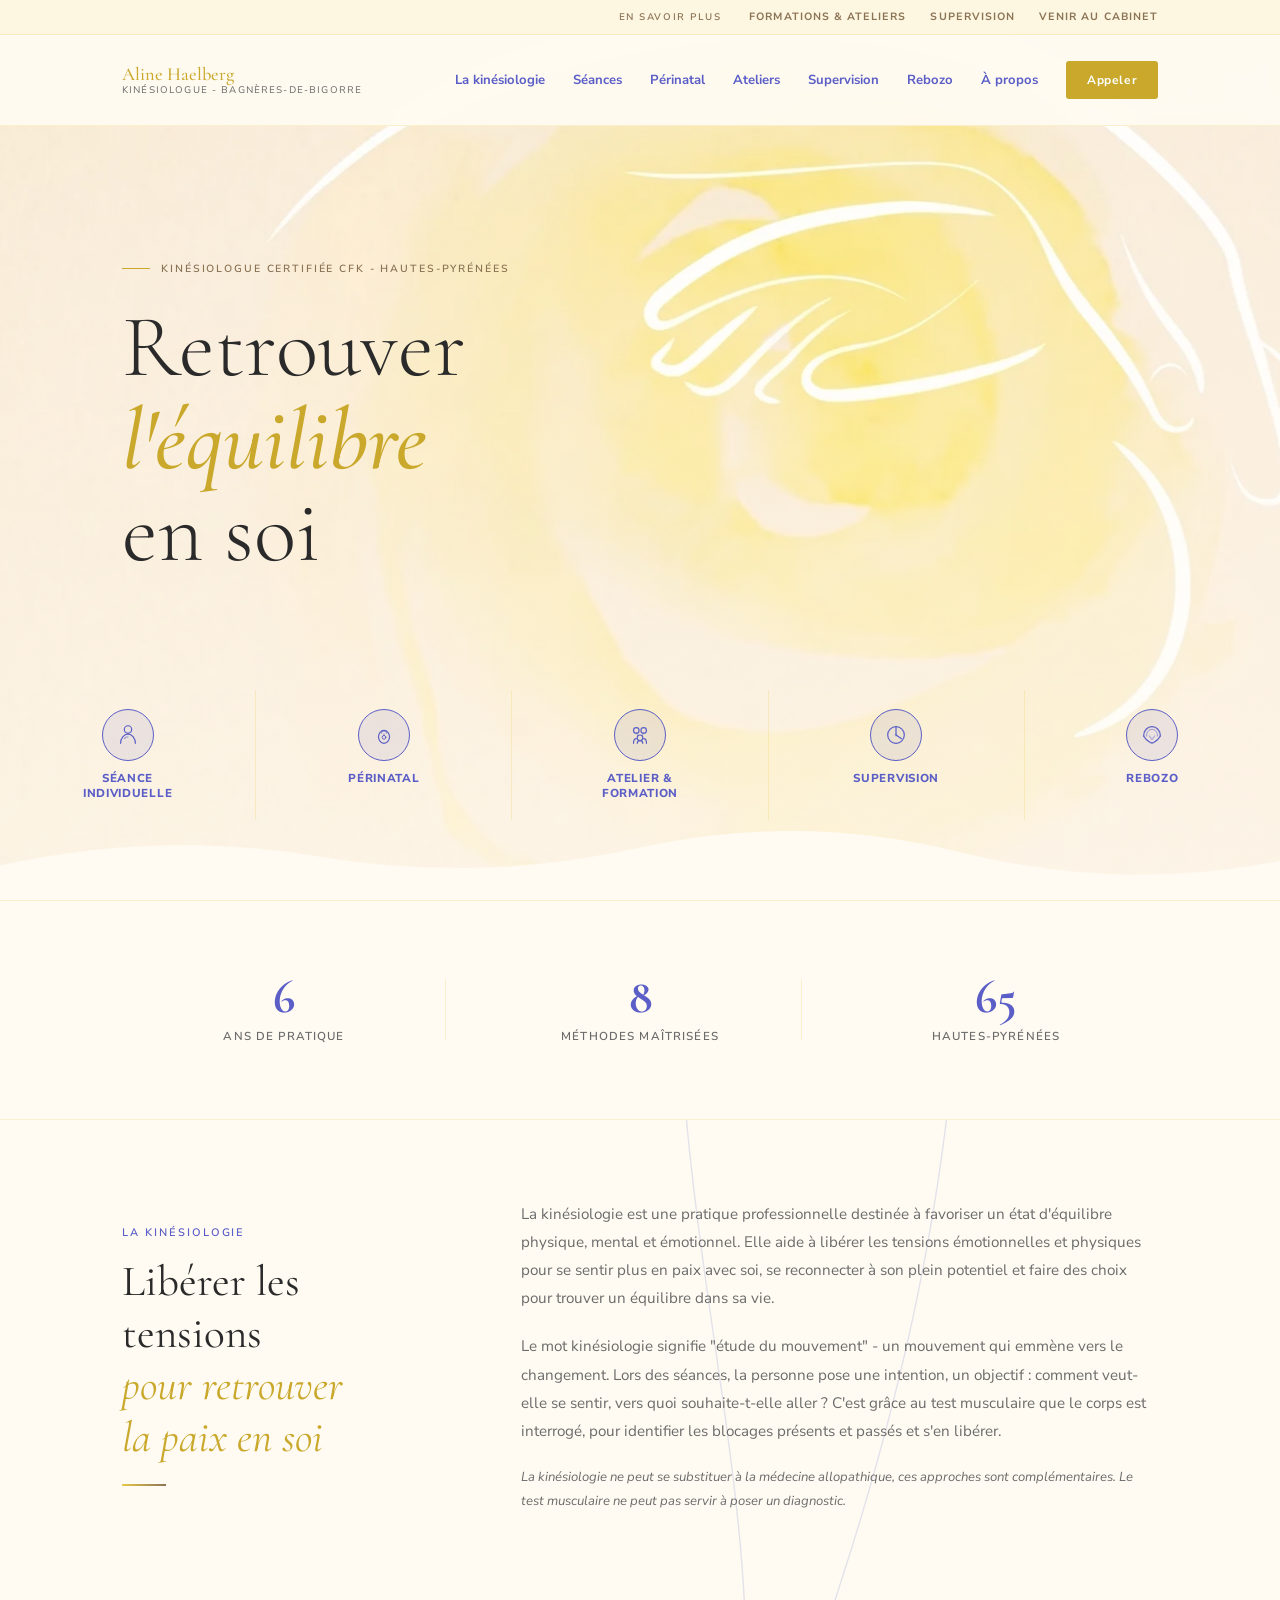
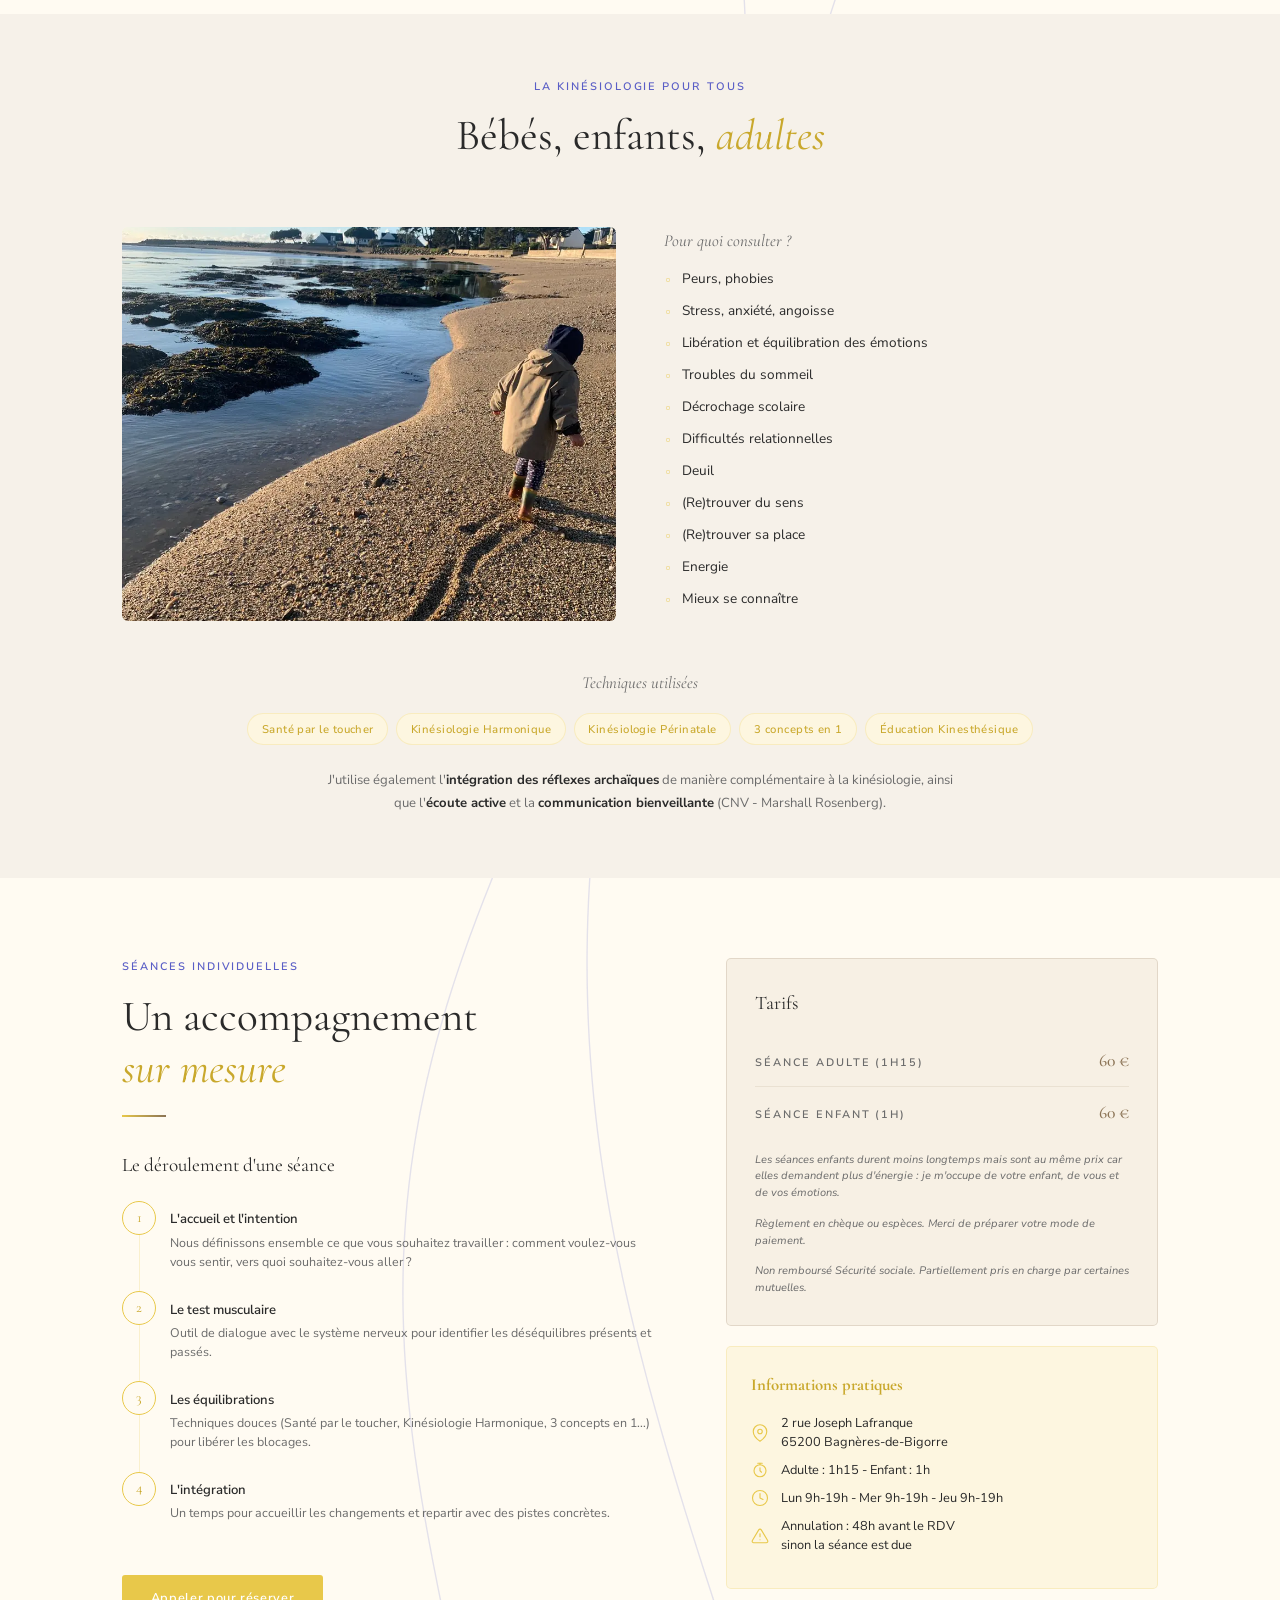
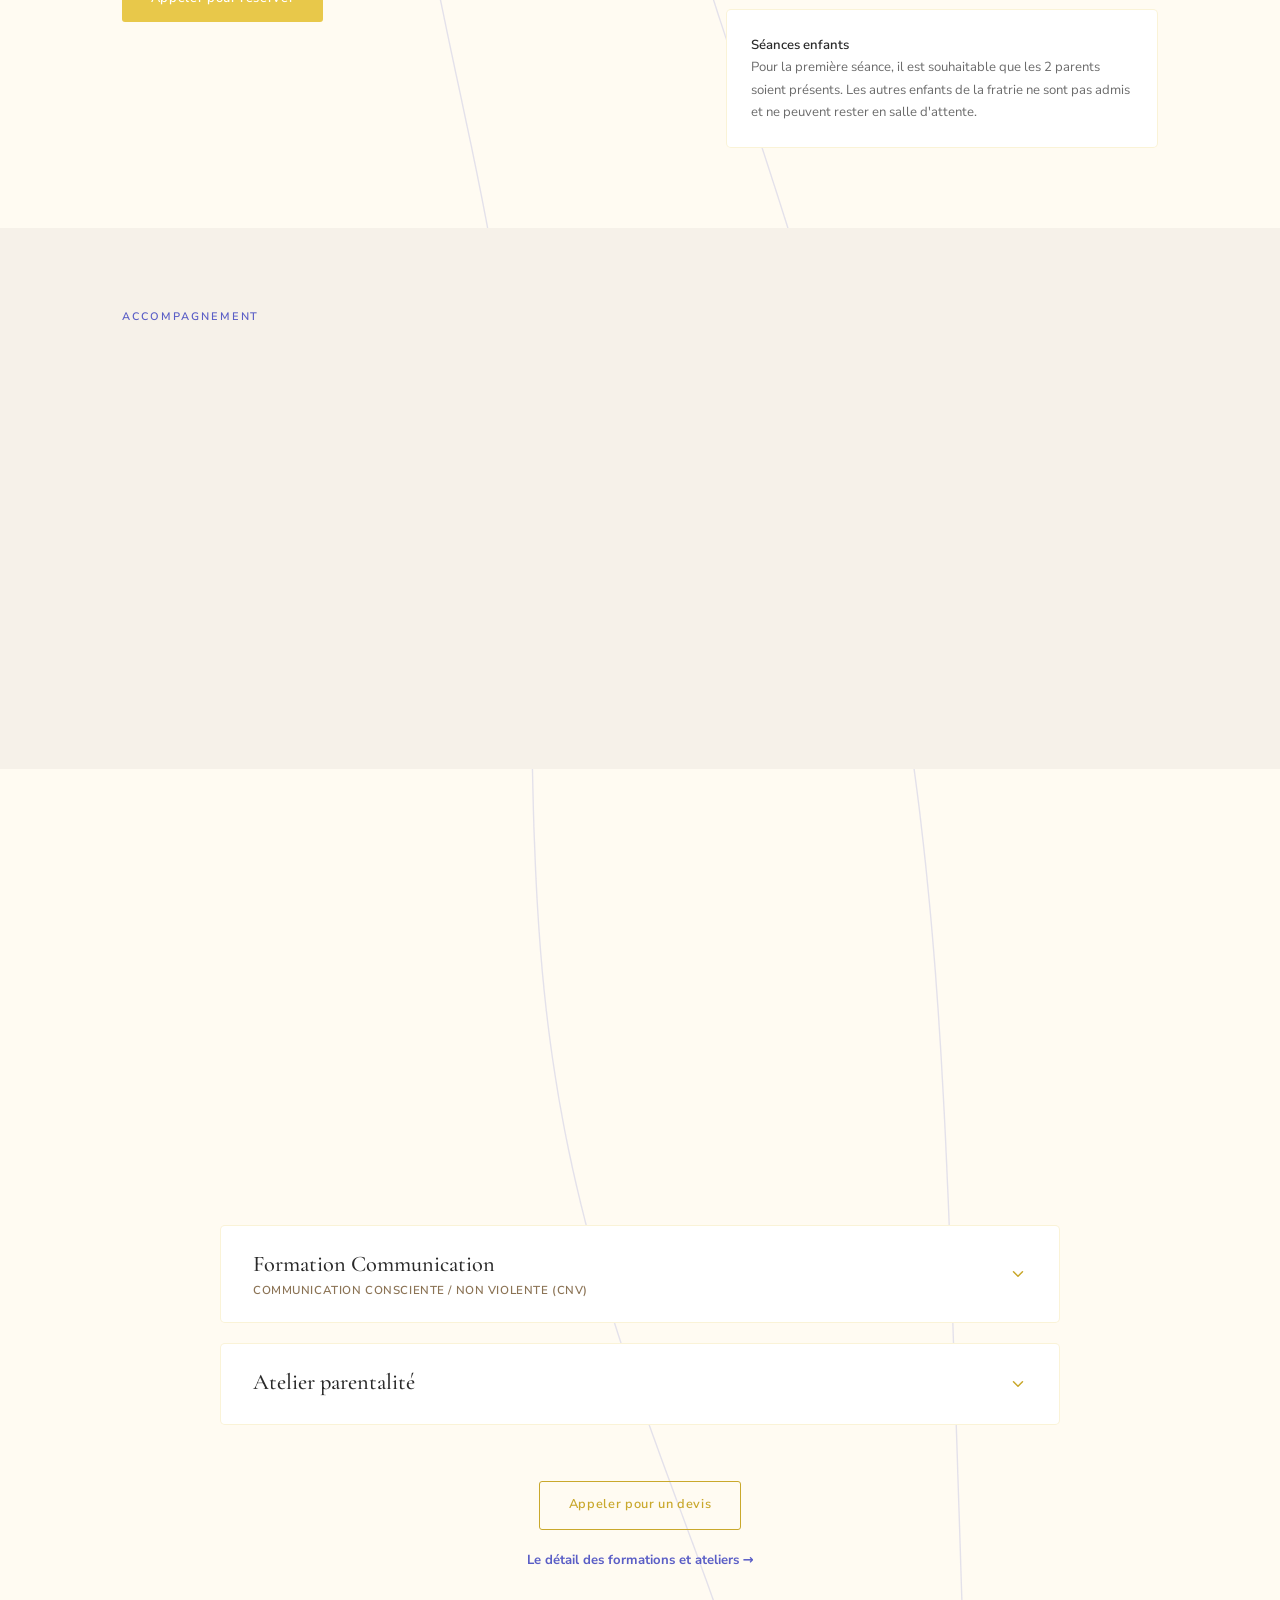
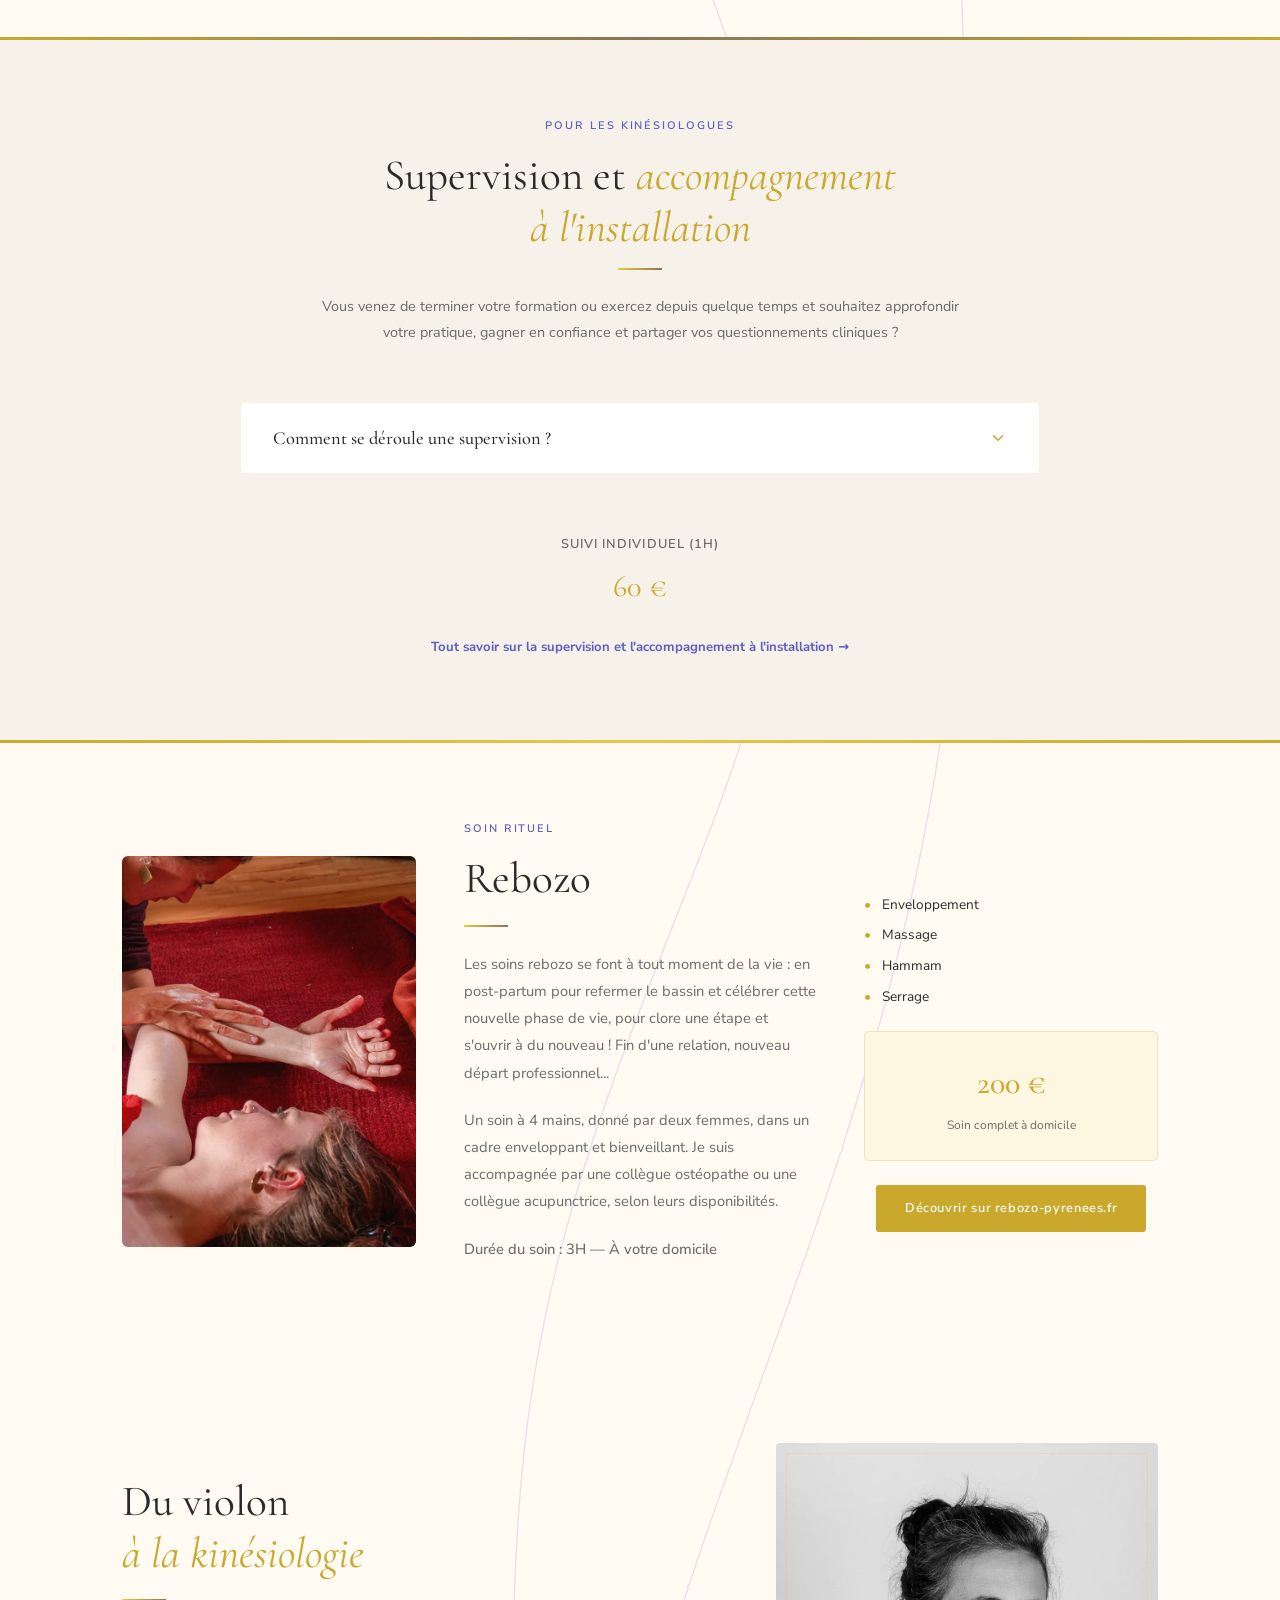
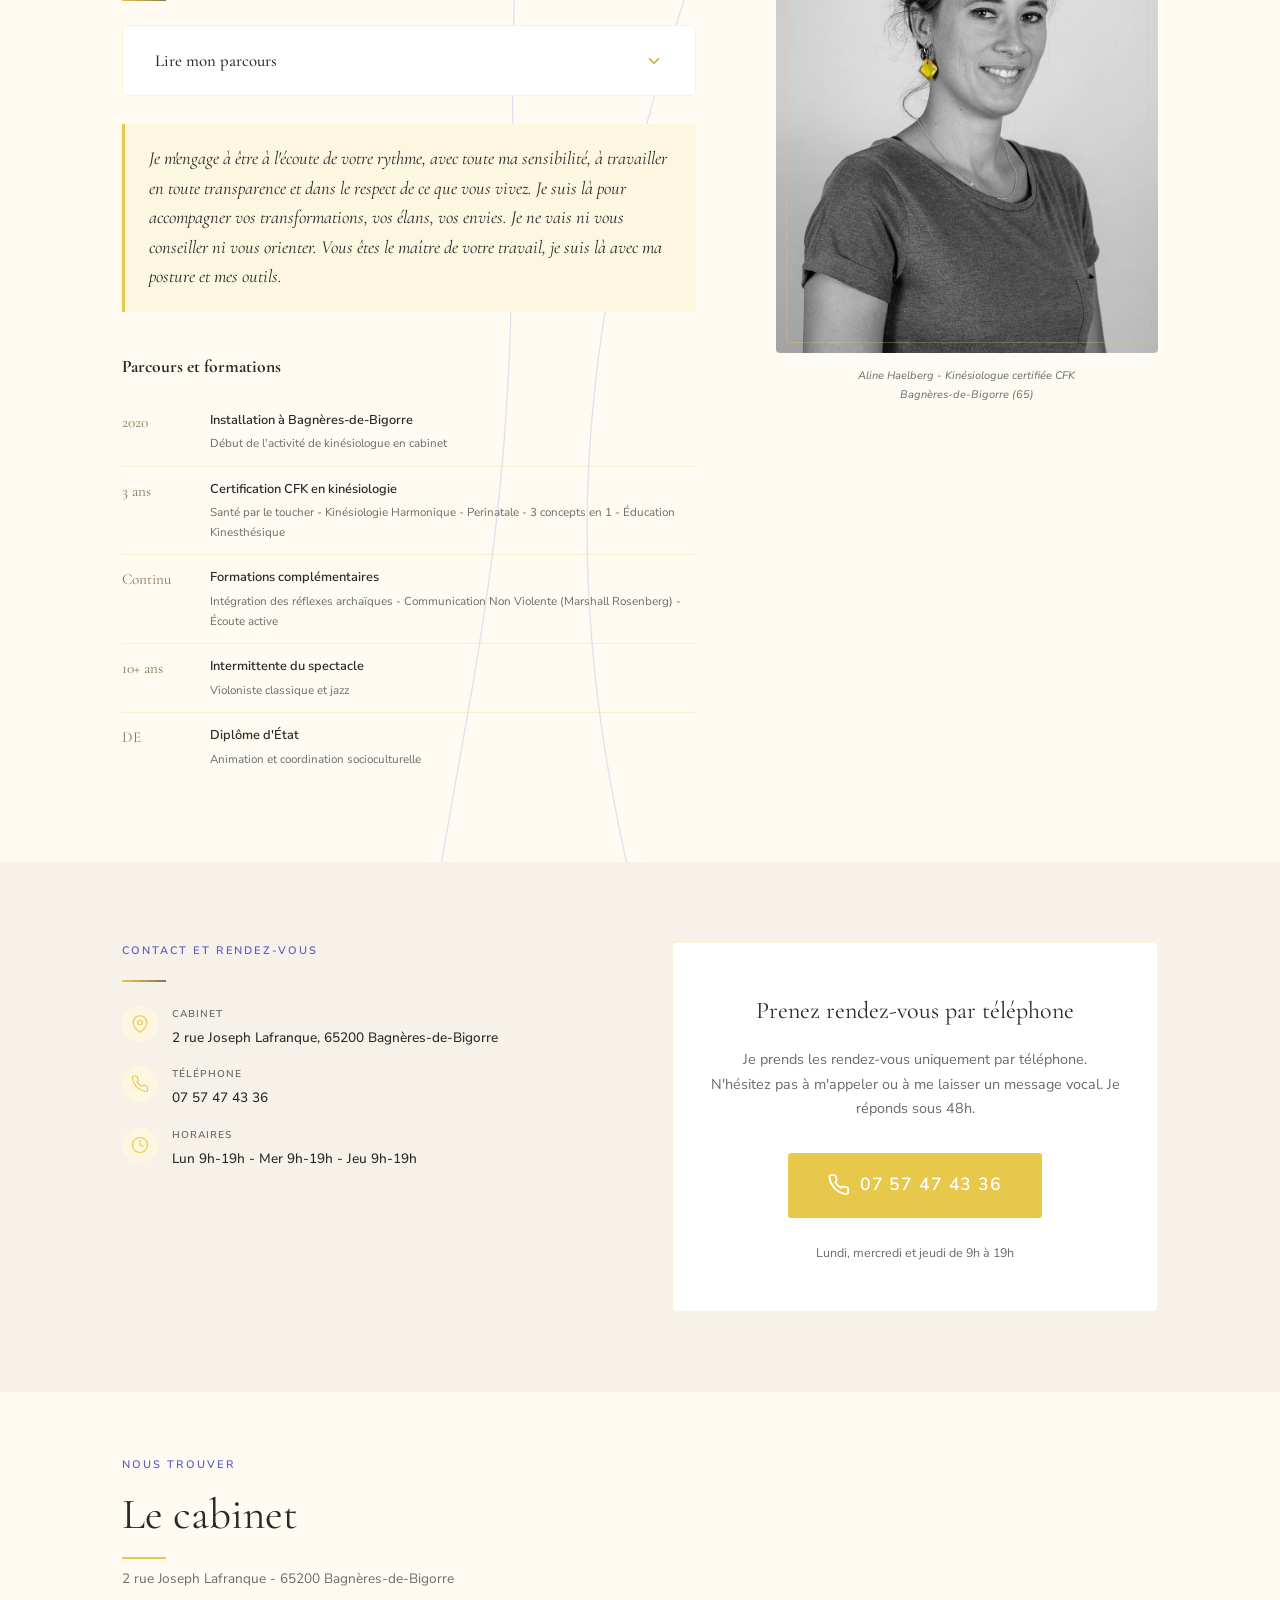
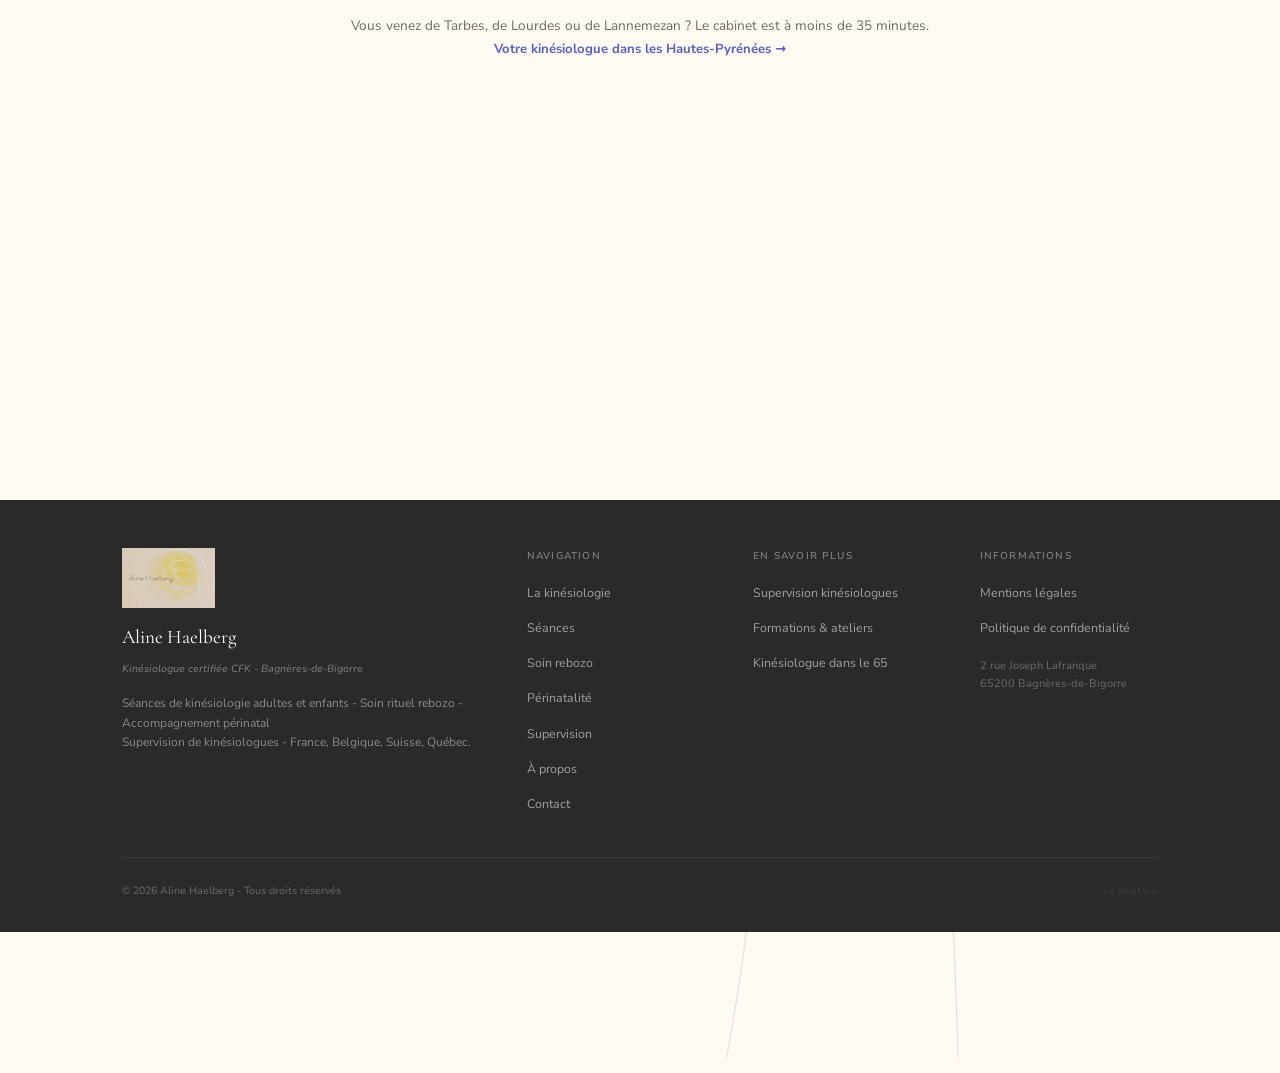
<file: index.html>
<!DOCTYPE html>
<html lang="fr">
<head>
<meta charset="UTF-8">
<meta name="viewport" content="width=device-width, initial-scale=1.0">
<title>Aline Haelberg - Kinésiologue à Bagnères-de-Bigorre</title>
<meta name="description" content="Kinésiologue certifiée CFK à Bagnères-de-Bigorre. Séances adultes et enfants, soin rebozo, périnatalité. Supervision kinésiologues francophone.">
<link rel="icon" type="image/x-icon" href="favicon.ico" sizes="any">
<link rel="icon" type="image/png" sizes="48x48" href="favicon.png">
<link rel="icon" type="image/png" sizes="32x32" href="favicon-32.png">
<link rel="icon" type="image/png" sizes="16x16" href="favicon-16.png">
<link rel="apple-touch-icon" sizes="180x180" href="apple-touch-icon.png">
<link rel="manifest" href="/manifest.json">
<link rel="canonical" href="https://alinehaelberg.fr/">
<meta name="robots" content="index,follow">
<meta name="google-site-verification" content="pPFeB6kbiaKcHpW1vEBNzxtYBaHfTht10kSxAbO2_wA">
<!-- Open Graph -->
<meta property="og:type" content="website">
<meta property="og:title" content="Aline Haelberg — Kinésiologue à Bagnères-de-Bigorre (65)">
<meta property="og:description" content="Kinésiologue certifiée CFK. Séances adultes et enfants, soin rebozo, périnatalité. Supervision kinésiologues France, Belgique, Suisse, Québec.">
<meta property="og:url" content="https://alinehaelberg.fr/">
<meta property="og:image" content="https://alinehaelberg.fr/imageshero-logo.webp">
<meta property="og:image:width" content="1920">
<meta property="og:image:height" content="1083">
<meta property="og:image:alt" content="Logo Aline Haelberg kinésiologue — mains aquarelle sur fond doré">
<meta property="og:locale" content="fr_FR">
<meta property="og:site_name" content="Aline Haelberg - Kinésiologue">
<!-- Twitter Card -->
<meta name="twitter:card" content="summary_large_image">
<meta name="twitter:title" content="Aline Haelberg — Kinésiologue à Bagnères-de-Bigorre (65)">
<meta name="twitter:description" content="Kinésiologue certifiée CFK. Séances adultes et enfants, soin rebozo, périnatalité et supervision.">
<meta name="twitter:image" content="https://alinehaelberg.fr/imageshero-logo.webp">
<!-- Geo -->
<meta name="geo.region" content="FR-65">
<meta name="geo.placename" content="Bagnères-de-Bigorre, Hautes-Pyrénées">
<meta name="geo.position" content="43.0679;0.1563">
<meta name="ICBM" content="43.0679, 0.1563">
<link rel="preconnect" href="https://fonts.googleapis.com">
<link rel="preconnect" href="https://fonts.gstatic.com" crossorigin>
<link href="https://fonts.googleapis.com/css2?family=Cormorant+Garamond:ital,wght@0,300;0,400;0,500;0,600;0,700;1,300;1,400&family=Nunito+Sans:wght@300;400;500;600;700;800&display=swap" rel="stylesheet">
<script type="application/ld+json">
{
  "@context": "https://schema.org",
  "@type": "HealthAndBeautyBusiness",
  "name": "Aline Haelberg - Kinésiologue",
  "alternateName": "Aline Haelberg Kinésiologie",
  "description": "Kinésiologue certifiée CFK à Bagnères-de-Bigorre (65). Séances de kinésiologie adultes et enfants, soin rituel rebozo, accompagnement périnatal et supervision de kinésiologues en visio (France, Belgique, Suisse, Québec).",
  "url": "https://alinehaelberg.fr",
  "telephone": "+33757474336",
  "email": "contact@alinehaelberg.fr",
  "image": "https://alinehaelberg.fr/imageshero-logo.webp",
  "address": {
    "@type": "PostalAddress",
    "streetAddress": "2 rue Joseph Lafranque",
    "addressLocality": "Bagnères-de-Bigorre",
    "postalCode": "65200",
    "addressRegion": "Occitanie",
    "addressCountry": "FR"
  },
  "geo": {
    "@type": "GeoCoordinates",
    "latitude": 43.0679,
    "longitude": 0.1563
  },
  "areaServed": [
    {
      "@type": "City",
      "name": "Bagnères-de-Bigorre",
      "sameAs": "https://fr.wikipedia.org/wiki/Bagn%C3%A8res-de-Bigorre"
    },
    {
      "@type": "AdministrativeArea",
      "name": "Hautes-Pyrénées"
    },
    {
      "@type": "AdministrativeArea",
      "name": "Tarbes et vallées des Pyrénées"
    },
    {
      "@type": "Country",
      "name": "France",
      "description": "Supervision kinésiologues en visio"
    },
    {
      "@type": "Country",
      "name": "Belgique",
      "description": "Supervision kinésiologues en visio"
    },
    {
      "@type": "Country",
      "name": "Suisse",
      "description": "Supervision kinésiologues en visio"
    },
    {
      "@type": "Country",
      "name": "Canada",
      "description": "Supervision kinésiologues en visio (Québec)"
    }
  ],
  "founder": {
    "@type": "Person",
    "name": "Aline Haelberg",
    "jobTitle": "Kinésiologue certifiée CFK"
  },
  "foundingDate": "2020",
  "hasCredential": [
    {
      "@type": "EducationalOccupationalCredential",
      "credentialCategory": "Certification professionnelle",
      "name": "Certification CFK (Centre de Formation en Kinésiologie)"
    }
  ],
  "makesOffer": [
    {
      "@type": "Offer",
      "itemOffered": {
        "@type": "Service",
        "name": "Séance de kinésiologie adulte",
        "description": "Séance individuelle de kinésiologie pour adultes — gestion du stress, équilibre émotionnel, confiance en soi, douleurs chroniques"
      }
    },
    {
      "@type": "Offer",
      "itemOffered": {
        "@type": "Service",
        "name": "Séance de kinésiologie enfant",
        "description": "Kinésiologie adaptée aux enfants — difficultés scolaires, émotions, sommeil, confiance"
      }
    },
    {
      "@type": "Offer",
      "itemOffered": {
        "@type": "Service",
        "name": "Soin rituel rebozo",
        "description": "Soin enveloppant traditionnel mexicain rebozo — post-partum, transition de vie, reconnexion corps-esprit"
      }
    },
    {
      "@type": "Offer",
      "itemOffered": {
        "@type": "Service",
        "name": "Accompagnement périnatal",
        "description": "Accompagnement kinésiologique de la grossesse au post-partum — préparation émotionnelle, gestion du stress périnatal"
      }
    },
    {
      "@type": "Offer",
      "itemOffered": {
        "@type": "Service",
        "name": "Supervision de kinésiologues",
        "description": "Supervision professionnelle pour kinésiologues en exercice — en cabinet ou en visio. France, Belgique, Suisse, Québec."
      }
    }
  ],
  "openingHoursSpecification": [
    {"@type": "OpeningHoursSpecification", "dayOfWeek": "Monday", "opens": "09:00", "closes": "19:00"},
    {"@type": "OpeningHoursSpecification", "dayOfWeek": "Wednesday", "opens": "09:00", "closes": "19:00"},
    {"@type": "OpeningHoursSpecification", "dayOfWeek": "Thursday", "opens": "09:00", "closes": "19:00"}
  ],
  "keywords": "kinésiologue Bagnères-de-Bigorre, kinésiologie Hautes-Pyrénées, kinésiologue Tarbes, kinésiologie enfant, kinésiologie adulte, soin rebozo Pyrénées, accompagnement périnatal kinésiologie, supervision kinésiologue, supervision kinésiologie France, supervision kinésiologue visio, kinésiologue certifié CFK, kinésiologie stress émotions, bien-être Bagnères",
  "sameAs": [
    "https://www.google.com/maps/place/Aline+Haelberg/@43.063203,0.1472415,3519m/data=!3m1!1e3!4m6!3m5!1s0x12a831f05f56371b:0x378314e0f327d4c2!8m2!3d43.0679456!4d0.1562508!16s%2Fg%2F11hsxfzh6l"
  ]
}</script>
<style>
/* ---- VARIABLES ---- */
:root{
  --cream:#FFFBF2; --cream-dk:#F6F1E9; --sage:#E8C84A; --deep:#C9A82C;
  --sage-pale:#FDF6E0; --earth:#8B7355; --earth-pale:#F7F0E4;
  --ink:#2A2A2A; --mid:#6B6B6B; --line:rgba(232,200,74,0.22); --lav:#5A5EC6;
  --serif:"Cormorant Garamond",Georgia,"Times New Roman",serif;
  --sans:"Nunito Sans","Segoe UI",system-ui,sans-serif;
}
*,*::before,*::after{box-sizing:border-box;margin:0;padding:0}
html{scroll-behavior:smooth;scroll-padding-top:130px}
body{font-family:var(--sans);background:var(--cream);color:var(--ink);line-height:1.7;font-size:16px;overflow-x:hidden;position:relative}
.page-lines{position:absolute;top:0;left:0;width:100%;z-index:-1;pointer-events:none;overflow:visible}
.line-path{fill:none;stroke:var(--lav);stroke-width:1.4;stroke-linecap:round;stroke-linejoin:round;opacity:.16;filter:url(#sketch-filter)}
img{display:block;max-width:100%}
a{text-decoration:none;color:inherit}
ul{list-style:none}

/* ---- HELPERS ---- */
.wrap{max-width:1100px;margin:0 auto;padding:0 2rem}
.lbl{font-family:var(--sans);font-size:.68rem;font-weight:600;letter-spacing:.18em;text-transform:uppercase;color:var(--lav);margin-bottom:.9rem;display:block}
.h2{font-family:var(--serif);font-size:clamp(1.9rem,3.5vw,2.7rem);font-weight:400;line-height:1.2;color:var(--ink)}
.h2 em{font-style:italic;color:var(--deep)}
.bar{width:44px;height:2px;background:var(--sage);margin:1.2rem 0 1.5rem}
.btn{display:inline-block;padding:.8rem 1.8rem;border-radius:3px;font-family:var(--sans);font-size:.8rem;font-weight:600;letter-spacing:.05em;transition:background .35s cubic-bezier(.4,0,.2,1),transform .35s cubic-bezier(.4,0,.2,1),box-shadow .35s cubic-bezier(.4,0,.2,1),color .35s cubic-bezier(.4,0,.2,1),border-color .35s cubic-bezier(.4,0,.2,1);cursor:pointer;border:none}
.btn-p{background:var(--sage);color:#fff}
.btn-p:hover{background:var(--deep);transform:translateY(-2px);box-shadow:0 8px 24px rgba(201,168,44,.25)}
.btn-o{border:1.5px solid var(--deep);color:var(--deep);background:transparent}
.btn-o:hover{background:var(--deep);color:#fff;transform:translateY(-2px)}
.btn-e{background:var(--deep);color:#fff}
.btn-e:hover{background:#b8932b;transform:translateY(-2px)}

/* ---- NAV ---- */
.nav{position:fixed;top:0;left:0;right:0;z-index:100;background:rgba(255,251,242,.95);backdrop-filter:blur(10px);border-bottom:1px solid var(--line);display:flex;flex-direction:column;align-items:stretch}
.nav-in{display:flex;align-items:center;justify-content:space-between;width:100%;height:90px}
.topbar{background:var(--sage-pale);border-bottom:1px solid var(--line)}
.topbar-in{display:flex;justify-content:flex-end;align-items:center;gap:1.5rem;height:34px}
.topbar-lbl{font-size:.6rem;font-weight:600;letter-spacing:.16em;text-transform:uppercase;color:var(--earth);margin-right:.25rem}
.topbar a{font-size:.66rem;font-weight:700;letter-spacing:.1em;text-transform:uppercase;color:var(--earth);transition:color .3s ease}
.topbar a:hover{color:var(--deep)}
.logo-name{font-family:var(--serif);font-size:1.15rem;font-weight:500;color:var(--deep)}
.logo-sub{font-size:.6rem;font-weight:400;letter-spacing:.12em;text-transform:uppercase;color:var(--mid);margin-top:2px}
.nav-links{display:flex;align-items:center;gap:1.75rem}
.nav-links a{font-size:.82rem;font-weight:700;color:var(--lav);transition:color .35s cubic-bezier(.4,0,.2,1)}
.nav-links a:hover{color:#44489E}
.nav-cta{background:var(--deep);color:#fff!important;padding:.55rem 1.3rem;border-radius:3px;font-size:.75rem!important}

/* ---- BURGER MOBILE ---- */
.burger{display:none;flex-direction:column;gap:5px;cursor:pointer;padding:8px;background:none;border:none}
.burger span{width:22px;height:2px;background:var(--ink);transition:transform .3s ease,opacity .3s ease}
.mobile-menu{display:none;position:fixed;top:124px;left:0;right:0;background:rgba(255,251,242,.98);backdrop-filter:blur(10px);padding:1.5rem 2rem;border-bottom:1px solid var(--line);flex-direction:column;gap:1rem;z-index:99}
.mobile-menu.open{display:flex}
.mobile-menu a{font-size:.9rem;font-weight:500;color:var(--mid);padding:.5rem 0}
.mm-lbl{font-size:.6rem;font-weight:700;letter-spacing:.16em;text-transform:uppercase;color:var(--deep);margin-top:.5rem;border-top:1px solid var(--line);padding-top:1rem;display:block}

/* ---- HERO ---- */
@keyframes kenBurns {
  0%   { transform: scale(1)    translate(0%,    0%); }
  100% { transform: scale(1.12) translate(-1.5%, -3%); }
}
@keyframes fadeIn {
  from { opacity:0; transform:translateY(18px); }
  to   { opacity:1; transform:translateY(0); }
}

.hero {
  min-height: 100vh;
  position: relative;
  overflow: hidden;
  display: flex;
  flex-direction: column;
  padding-top: 124px;
}

.hero-bg {
  position: absolute;
  inset: 0;
  background-image: url('imageshero-logo.webp');
  background-size: cover;
  background-position: center center;
}

.hero-overlay {
  position: absolute;
  inset: 0;
  background: linear-gradient(to bottom, rgba(255,251,242,.15) 0%, rgba(255,251,242,.6) 100%);
}

.hero-wrap {
  position: relative;
  z-index: 2;
  max-width: 1100px;
  margin: 0 auto;
  padding: 5rem 2rem 2rem;
  width: 100%;
  flex: 1;
  display: flex;
  flex-direction: column;
  justify-content: center;
}

.hero-eyebrow {
  display: flex;
  align-items: center;
  gap: .7rem;
  margin-bottom: 1.5rem;
  animation: fadeIn .8s ease both;
  animation-delay: .2s;
}
.hero-eyebrow::before { content:''; width:28px; height:1px; background:var(--deep); }
.hero-eyebrow span { font-size:.65rem; font-weight:600; letter-spacing:.18em; text-transform:uppercase; color:var(--earth); }

.hero-title {
  font-family: var(--serif);
  font-size: clamp(3.2rem, 7vw, 5.5rem);
  font-weight: 300;
  line-height: 1.05;
  color: var(--ink);
  margin-bottom: 1.5rem;
  animation: fadeIn .9s ease both;
  animation-delay: .35s;
}
.hero-title strong { display:block; font-weight:500; font-style:italic; color:var(--deep); }



.hero-pictos {
  display: flex;
  justify-content: center;
  gap: 0;
  position: relative;
  z-index: 10;
  margin-bottom: 80px;
  animation: fadeIn 1s ease both;
  animation-delay: .65s;
}
.hero-picto {
  display: flex;
  flex-direction: column;
  align-items: center;
  gap: .6rem;
  text-decoration: none;
  color: var(--ink);
  flex: 1;
  padding: 1.2rem .5rem;
  transition: background .3s ease, transform .3s ease;
  cursor: pointer;
  border-right: 1px solid var(--line);
}
.hero-picto:last-child { border-right: none; }
.hero-picto:hover { background: rgba(90,94,198,.12); border-radius:8px; }
.hero-picto-icon {
  width: 52px;
  height: 52px;
  border-radius: 50%;
  background: rgba(90,94,198,.10);
  border: 1.5px solid var(--lav);
  display: flex;
  align-items: center;
  justify-content: center;
  transition: background .3s ease, border-color .3s ease, transform .3s ease;
}
.hero-picto:hover .hero-picto-icon {
  background: rgba(90,94,198,.20);
  border-color: #44489E;
  transform: scale(1.08);
}
.hero-picto-icon svg { width: 24px; height: 24px; }
.hero-picto-label {
  font-family: var(--sans);
  font-size: .72rem;
  font-weight: 800;
  letter-spacing: .06em;
  text-transform: uppercase;
  text-align: center;
  color: var(--lav);
  max-width: 110px;
  line-height: 1.3;
}


.hero-mtn { position:absolute; bottom:0; left:0; right:0; pointer-events:none; }

/* ---- STATS BAND ---- */
.stats-band {
  background: var(--cream);
  border-top: 1px solid var(--line);
  border-bottom: 1px solid var(--line);
  padding: 3rem 0;
}
.stats-grid {
  display: grid;
  grid-template-columns: repeat(3, 1fr);
  gap: 2rem;
  text-align: center;
}
.stat-item {
  position: relative;
  padding: 1.5rem;
}
.stat-item:not(:last-child)::after {
  content: '';
  position: absolute;
  right: 0; top: 25%; bottom: 25%;
  width: 1px;
  background: var(--line);
}
.stat-count {
  font-family: var(--serif);
  font-size: 3rem;
  font-weight: 700;
  color: var(--lav);
  line-height: 1;
  display: block;
}
.stat-label {
  font-size: .72rem;
  font-weight: 600;
  letter-spacing: .1em;
  text-transform: uppercase;
  color: var(--mid);
  margin-top: .4rem;
  display: block;
}

/* ---- INTRO / KINESIOLOGIE ---- */
.intro{background:transparent;padding:5rem 0}
.intro-grid{display:grid;grid-template-columns:1fr 2fr;gap:5rem;align-items:center}
.intro-body{font-size:.95rem;color:var(--mid);line-height:1.85;margin-bottom:1.25rem}
.pillars{display:grid;grid-template-columns:repeat(3,1fr);gap:1.25rem;margin-top:2rem}
.pillar{background:#fff;border:1px solid var(--line);border-radius:5px;padding:1.5rem;transition:transform .35s cubic-bezier(.4,0,.2,1),box-shadow .35s cubic-bezier(.4,0,.2,1),border-color .35s cubic-bezier(.4,0,.2,1);border-bottom:2px solid transparent}
.pillar:hover{transform:translateY(-3px);box-shadow:0 8px 24px rgba(0,0,0,.06);border-bottom-color:var(--sage)}
.pillar-icon{margin-bottom:.85rem;display:flex;align-items:center}
.pillar h3{font-family:var(--serif);font-size:1.05rem;font-weight:500;margin-bottom:.4rem}
.pillar p{font-size:.78rem;color:var(--mid);line-height:1.6}

/* ---- POUR QUI ---- */
.pourqui{padding:4rem 0;background:var(--cream-dk)}
.pourqui-grid{display:grid;grid-template-columns:1fr 1fr;gap:3rem}
.pourqui-list{columns:1}
.pourqui-img{position:relative;overflow:hidden;border-radius:6px;background:var(--sage-pale)}
.pourqui-img img{position:absolute;inset:0;width:100%;height:100%;object-fit:cover;display:block}
.pourqui-list li{display:flex;align-items:flex-start;gap:.65rem;font-size:.85rem;margin-bottom:.6rem;line-height:1.5;break-inside:avoid}
.pourqui-list li::before{content:'\25E6';color:var(--sage);flex-shrink:0;margin-top:2px}
.techniques-list{display:flex;flex-wrap:wrap;gap:.5rem;margin-top:1rem}
.tech-tag{font-size:.7rem;font-weight:500;letter-spacing:.04em;padding:.35rem .85rem;border-radius:20px;background:var(--sage-pale);color:var(--deep);border:1px solid var(--line);white-space:nowrap}

/* ---- SEANCES ---- */
.seances{padding:5rem 0;background:transparent}
.seances-grid{display:grid;grid-template-columns:5fr 4fr;gap:4rem;align-items:start}
.prob-h{font-family:var(--serif);font-size:1.05rem;font-style:italic;color:var(--mid);margin-bottom:.85rem}
.steps{margin-top:2rem}
.steps-h{font-family:var(--serif);font-size:1.2rem;font-weight:400;margin-bottom:1.25rem}
.step{display:grid;grid-template-columns:36px 1fr;gap:.75rem;padding-bottom:1.25rem;position:relative}
.step:not(:last-child)::before{content:'';position:absolute;left:17px;top:30px;bottom:0;width:1px;background:var(--line)}
.step-n{width:34px;height:34px;border-radius:50%;border:1.5px solid var(--sage);display:flex;align-items:center;justify-content:center;font-family:var(--serif);font-size:.9rem;color:var(--deep);flex-shrink:0;background:var(--cream);z-index:1;position:relative}
.step-t h4{font-weight:600;font-size:.82rem;margin-bottom:.2rem;padding-top:.45rem}
.step-t p{font-size:.78rem;color:var(--mid);line-height:1.5}

/* sidebar tarifs */
.tarif{background:var(--earth-pale);border:1px solid rgba(139,115,85,.2);border-radius:5px;padding:1.75rem;margin-bottom:1.25rem}
.tarif h3{font-family:var(--serif);font-size:1.2rem;font-weight:400;margin-bottom:1rem}
.tarif-row{display:flex;justify-content:space-between;align-items:baseline;padding:.65rem 0;border-bottom:1px solid rgba(139,115,85,.12);font-size:.82rem}
.tarif-row:last-of-type{border:none}
.tarif-row .lbl{color:var(--mid)}
.tarif-row .price{font-family:var(--serif);font-size:1.1rem;color:var(--earth);font-weight:500}
.tarif-note{margin-top:.85rem;font-size:.68rem;color:var(--mid);font-style:italic;line-height:1.55}
.info-box{background:var(--sage-pale);border:1px solid var(--line);border-radius:5px;padding:1.5rem}
.info-box h4{font-family:var(--serif);font-size:1.05rem;color:var(--deep);margin-bottom:.9rem}
.info-item{display:flex;align-items:center;gap:.75rem;font-size:.8rem;margin-bottom:.55rem;line-height:1.5}
.info-item svg{flex-shrink:0;color:var(--sage)}

/* ---- ENFANTS ---- */
.enfants{padding:4rem 0;background:var(--cream-dk)}
.enfants-grid{display:grid;grid-template-columns:1fr 1fr;gap:4rem;align-items:start}
.enfants-note{background:#fff;border:1px solid var(--line);border-radius:5px;padding:1.5rem;font-size:.82rem;color:var(--mid);line-height:1.7}
.enfants-note strong{color:var(--ink);font-weight:600}

/* ---- REBOZO ---- */
.rebozo{padding:5rem 0;background:transparent;position:relative;overflow:hidden}
.rebozo::before{content:'';position:absolute;top:0;left:0;right:0;height:3px;background:linear-gradient(90deg,var(--deep),var(--sage),var(--deep))}
.rebozo-grid{display:grid;grid-template-columns:1fr 1.2fr 1fr;gap:3rem;align-items:center}
.rebozo-img{border-radius:6px;overflow:hidden;aspect-ratio:3/4;max-height:480px}
.rebozo-img img{width:100%;height:100%;object-fit:cover;display:block;filter:saturate(.9) contrast(.95)}
.rebozo-details{display:flex;flex-direction:column;gap:.65rem;margin:1.5rem 0}
.rebozo-detail{display:flex;align-items:flex-start;gap:.65rem;font-size:.85rem;line-height:1.5}
.rebozo-detail::before{content:'\2022';color:var(--deep);flex-shrink:0}
.rebozo-price{background:var(--sage-pale);border:1px solid rgba(201,168,44,.25);border-radius:5px;padding:1.5rem;text-align:center;margin-top:1.5rem}
.rebozo-price .price{font-family:var(--serif);font-size:2rem;color:var(--deep);font-weight:500}
.rebozo-price p{font-size:.75rem;color:var(--mid);margin-top:.3rem}

/* ---- PERINATAL ---- */
.perinatal{padding:5rem 0;background:var(--cream-dk)}
.perinatal-grid{display:grid;grid-template-columns:1fr 1.15fr 0.7fr;gap:2.5rem;align-items:stretch}
.peri-illu{position:relative;min-height:0}
.peri-illu img{position:absolute;inset:0;width:100%;height:100%;object-fit:contain;object-position:center;display:block}
.perinatal-grid>div{display:flex;flex-direction:column;justify-content:center}
.peri-list li{display:flex;align-items:flex-start;gap:.65rem;font-size:.85rem;margin-bottom:.5rem;line-height:1.5}
.peri-list li::before{content:'\25E6';color:var(--sage);flex-shrink:0;margin-top:2px}
.peri-other{margin-top:1.5rem}
.peri-other h4{font-family:var(--serif);font-size:1rem;font-weight:500;color:var(--mid);margin-bottom:.75rem}
.peri-disclaimer{font-size:.75rem;color:var(--mid);font-style:italic;margin-top:1.5rem;padding:1rem;background:var(--sage-pale);border-radius:4px;line-height:1.6}

/* ---- ATELIERS ---- */
.ateliers{padding:4rem 0;background:transparent}
.ateliers-content{max-width:700px;margin:0 auto;text-align:center}
.ateliers-body{font-size:.92rem;color:var(--mid);line-height:1.8;margin-bottom:1.5rem}
.ateliers-hint{font-size:.78rem;color:var(--deep);font-weight:600;letter-spacing:.03em;margin-bottom:.5rem}
.ateliers-list{max-width:840px;margin:1.5rem auto 0;display:flex;flex-direction:column;gap:1.25rem;text-align:left}
.atelier-item{background:#fff;border:1px solid var(--line);border-radius:5px;overflow:hidden;transition:box-shadow .35s cubic-bezier(.4,0,.2,1)}
.atelier-item:hover{box-shadow:0 12px 36px rgba(0,0,0,.06)}
.atelier-head{width:100%;display:flex;align-items:center;justify-content:space-between;gap:1rem;background:none;border:0;cursor:pointer;text-align:left;padding:1.5rem 2rem;font-family:inherit}
.atelier-title{display:block;font-family:var(--serif);font-size:1.4rem;font-weight:500;color:var(--ink);margin-bottom:.3rem}
.atelier-head .atelier-sub{display:block;font-size:.72rem;color:var(--earth);font-weight:600;letter-spacing:.05em;text-transform:uppercase;margin:0}
.atelier-chevron{flex-shrink:0;display:flex;transition:transform .35s ease}
.atelier-item.open .atelier-chevron{transform:rotate(180deg)}
.atelier-body{max-height:0;overflow:hidden;transition:max-height .45s cubic-bezier(.4,0,.2,1)}
.atelier-body-inner{padding:0 2rem 1.75rem}
.atelier-item p{font-size:.85rem;color:var(--mid);line-height:1.75;margin-bottom:.7rem}
.atelier-meta{display:flex;flex-wrap:wrap;gap:.5rem 1.1rem;margin-top:1.1rem;padding-top:.9rem;border-top:1px solid var(--line);font-size:.72rem;color:var(--deep);font-weight:600;letter-spacing:.02em}
.atelier-cta{text-align:center;margin-top:2.25rem}
@media(max-width:760px){.atelier-head{padding:1.2rem 1.25rem}.atelier-body-inner{padding:0 1.25rem 1.4rem}}

/* ---- SUPERVISION ---- */
.supervision{background:var(--cream-dk);padding:5rem 0;position:relative;overflow:hidden}
.supervision::before{content:'';position:absolute;top:0;left:0;right:0;height:3px;background:linear-gradient(90deg,var(--deep),var(--earth),var(--deep))}
.sup-head{text-align:center;max-width:640px;margin:0 auto 3.5rem}
.sup-head .bar{margin:.9rem auto 1.5rem}
.sup-head p{font-size:.9rem;color:var(--mid);line-height:1.8}
.sup-cards{display:grid;grid-template-columns:repeat(2,1fr);gap:1.25rem;max-width:640px;margin:0 auto 3.5rem}
.sup-card{background:#fff;border:1px solid var(--line);border-radius:5px;padding:1.75rem;transition:transform .35s cubic-bezier(.4,0,.2,1),box-shadow .35s cubic-bezier(.4,0,.2,1);position:relative;overflow:hidden}
.sup-card::after{content:'';position:absolute;bottom:0;left:0;right:0;height:3px;background:var(--sage);transform:scaleX(0);transition:transform .35s cubic-bezier(.4,0,.2,1);transform-origin:left}
.sup-card:hover{transform:translateY(-4px);box-shadow:0 12px 36px rgba(0,0,0,.07)}
.sup-card:hover::after{transform:scaleX(1)}
.card-ico{width:48px;height:48px;border-radius:50%;background:var(--sage-pale);display:flex;align-items:center;justify-content:center;margin-bottom:1rem}
.sup-card h3{font-family:var(--serif);font-size:1.15rem;font-weight:500;margin-bottom:.65rem}
.sup-card p{font-size:.8rem;color:var(--mid);line-height:1.65;margin-bottom:.75rem}
.card-det{font-size:.7rem;color:var(--deep);font-weight:600;letter-spacing:.04em}
.sup-for{display:grid;grid-template-columns:1fr 1fr;gap:3rem;align-items:center;background:#B89A30;border-radius:6px;padding:3rem;color:#fff}
.sup-for .lbl{color:rgba(255,255,255,.55)}
.sup-for .h2{color:#fff}
.sup-for .h2 em{color:rgba(255,240,190,.9)}
.sup-for .bar{background:rgba(255,255,255,.35)}
.sup-for-desc{color:rgba(255,255,255,.75);font-size:.88rem;line-height:1.8;margin-bottom:1.5rem}
.for-list{display:flex;flex-direction:column;gap:.65rem}
.for-item{display:flex;align-items:flex-start;gap:.65rem;font-size:.82rem;color:rgba(255,255,255,.8);line-height:1.45}
.check{width:18px;height:18px;border-radius:50%;background:rgba(255,255,255,.15);display:flex;align-items:center;justify-content:center;flex-shrink:0;font-size:.65rem;margin-top:1px}
.sup-pricing{background:rgba(255,255,255,.1);border:1px solid rgba(255,255,255,.18);border-radius:5px;padding:1.5rem;margin-bottom:1.25rem}
.sup-pricing h4{font-family:var(--serif);font-size:1.05rem;color:rgba(255,255,255,.9);margin-bottom:.9rem}
.sup-row{display:flex;justify-content:space-between;padding:.55rem 0;border-bottom:1px solid rgba(255,255,255,.1);font-size:.8rem}
.sup-row:last-of-type{border:none}
.sup-row .l{color:rgba(255,255,255,.65)}
.sup-row .v{font-family:var(--serif);font-size:.95rem;color:#fff}
.sup-note{font-size:.68rem;color:rgba(255,255,255,.5);font-style:italic;margin-top:.65rem}
.sup-cards .sup-card:nth-child(1) { transition-delay: 0s; }
.sup-cards .sup-card:nth-child(2) { transition-delay: .12s; }
.sup-cards .sup-card:nth-child(3) { transition-delay: .24s; }

/* ---- A PROPOS ---- */
.apropos{padding:5rem 0;background:transparent}
.apropos-grid{display:grid;grid-template-columns:3fr 2fr;gap:5rem;align-items:start}
.photo-sticky{position:sticky;top:110px;order:2}
.photo-frame{aspect-ratio:3/4;border-radius:4px;overflow:hidden;position:relative}
.photo-frame::after{content:'';position:absolute;inset:10px;border:1px solid rgba(232,200,74,.28);border-radius:2px;pointer-events:none}
.photo-frame img{width:100%;height:100%;object-fit:cover;object-position:top center}
.photo-cap{margin-top:.9rem;font-size:.68rem;color:var(--mid);text-align:center;font-style:italic}
.bio{font-size:.92rem;color:var(--mid);line-height:1.85;margin-bottom:1.25rem}
.quote-box{background:var(--sage-pale);border-left:3px solid var(--sage);padding:1.25rem 1.5rem;border-radius:0 4px 4px 0;margin:1.75rem 0}
.quote-box p{font-family:var(--serif);font-size:1.15rem;font-style:italic;color:var(--ink);line-height:1.6}
.formations h3{font-family:var(--serif);font-size:1.1rem;margin-bottom:1rem}
.form-item{display:grid;grid-template-columns:76px 1fr;gap:.75rem;padding:.75rem 0;border-bottom:1px solid var(--line);font-size:.8rem}
.form-item:last-child{border:none}
.form-item .yr{font-family:var(--serif);font-size:.95rem;color:var(--earth)}
.form-item h4{font-weight:600;font-size:.8rem;margin-bottom:.18rem}
.form-item p{color:var(--mid);font-size:.72rem}

/* ---- CONTACT ---- */
.contact{padding:5rem 0;background:var(--cream-dk)}
.contact-grid{display:grid;grid-template-columns:1fr 1fr;gap:4rem;align-items:start}
.contact-body{font-size:.88rem;color:var(--mid);line-height:1.8;margin-bottom:2.5rem}
.contact-details{display:flex;flex-direction:column;gap:1.1rem}
.c-detail{display:flex;align-items:flex-start;gap:.9rem}
.c-icon{width:36px;height:36px;border-radius:50%;background:var(--sage-pale);display:flex;align-items:center;justify-content:center;flex-shrink:0;font-size:.95rem;color:var(--sage)}
.c-lbl{font-size:.62rem;font-weight:600;letter-spacing:.1em;text-transform:uppercase;color:var(--mid);margin-bottom:.18rem}
.c-val{font-size:.85rem;font-weight:500}
.form-box{background:#fff;border:1px solid var(--line);border-radius:5px;padding:2.25rem}
.form-box h3{font-family:var(--serif);font-size:1.3rem;font-weight:400;margin-bottom:.35rem}
.form-sub{font-size:.75rem;color:var(--mid);margin-bottom:1.75rem}
.fg{margin-bottom:1rem}
.fg label{display:block;font-size:.62rem;font-weight:600;letter-spacing:.08em;text-transform:uppercase;color:var(--mid);margin-bottom:.4rem}
.fg input,.fg select,.fg textarea{width:100%;padding:.72rem .9rem;border:1.5px solid var(--line);border-radius:3px;background:var(--cream);font-family:var(--sans);font-size:.84rem;color:var(--ink);outline:none;transition:border-color .35s cubic-bezier(.4,0,.2,1)}
.fg input:focus,.fg select:focus,.fg textarea:focus{border-color:var(--sage)}
.fg textarea{min-height:90px;resize:vertical}
.form-row{display:grid;grid-template-columns:1fr 1fr;gap:.85rem}

/* ---- FOOTER ---- */
footer{background:var(--ink);color:rgba(255,255,255,.65);padding:3rem 0 2rem}
.foot-grid{display:grid;grid-template-columns:2fr 1fr 1fr 1fr;gap:3rem;margin-bottom:2.5rem}
.f-name{font-family:var(--serif);font-size:1.2rem;color:#fff;margin-bottom:.4rem}
.f-tag{font-size:.65rem;color:rgba(255,255,255,.4);font-style:italic;margin-bottom:1rem}
.f-desc{font-size:.75rem;color:rgba(255,255,255,.45);line-height:1.65}
.fc h4{font-size:.62rem;font-weight:600;letter-spacing:.12em;text-transform:uppercase;color:rgba(255,255,255,.4);margin-bottom:.85rem}
.fc ul{display:flex;flex-direction:column;gap:.5rem}
.fc ul li a{font-size:.78rem;color:rgba(255,255,255,.55);transition:color .35s cubic-bezier(.4,0,.2,1)}
.fc ul li a:hover{color:#fff}
.foot-btm{border-top:1px solid rgba(255,255,255,.08);padding-top:1.5rem;display:flex;justify-content:space-between;align-items:center;font-size:.65rem;color:rgba(255,255,255,.3)}

/* ---- ANIMATIONS ---- */
.r{opacity:0;transform:translateY(20px);transition:opacity .6s ease,transform .6s ease}
.r.on{opacity:1;transform:none}
.sl{opacity:0;transform:translateX(-40px);transition:opacity .7s ease,transform .7s ease}
.sr{opacity:0;transform:translateX(40px);transition:opacity .7s ease,transform .7s ease}
.sl.on,.sr.on{opacity:1;transform:translateX(0)}
.d1{transition-delay:.1s}
.d2{transition-delay:.2s}
.d3{transition-delay:.3s}
.animated-line{width:0;height:2px;background:linear-gradient(90deg,var(--sage),var(--earth));transition:width 1.2s cubic-bezier(.4,0,.2,1);margin:1.25rem 0 1.5rem}
.animated-line.on{width:44px}

/* ---- MOBILE ---- */
@media(max-width:900px){
  .nav-links{display:none}
  .burger{display:flex}
  .topbar-lbl{display:none}
  .topbar-in{justify-content:center;gap:1.1rem}
  .topbar a{font-size:.6rem;letter-spacing:.06em}
  .hero-wrap{text-align:left}
  .hero-pictos{bottom:30px;flex-wrap:wrap}
  .hero-picto{padding:.7rem .3rem;gap:.4rem}
  .hero-picto-icon{width:40px;height:40px}
  .hero-picto-icon svg{width:18px;height:18px}
  .hero-picto-label{font-size:.56rem;max-width:72px}
  .intro-grid,.seances-grid,.sup-for,.apropos-grid,.contact-grid,.rebozo-grid,.perinatal-grid,.enfants-grid{grid-template-columns:1fr;gap:2.5rem}
  .pillars,.sup-cards{grid-template-columns:1fr}
  .pourqui-list{columns:1}
  .pourqui-img{height:300px}
  .peri-illu{height:240px}
  .foot-grid{grid-template-columns:1fr;gap:2rem}
  .foot-btm{flex-direction:column;gap:.5rem;text-align:center}
  .photo-sticky{position:static}
  .photo-frame{aspect-ratio:4/3}
  .stats-grid{grid-template-columns:1fr;gap:1rem}
  .stat-item:not(:last-child)::after{display:none}
  .form-row{grid-template-columns:1fr}
}
</style>
</head>
<body>
<svg style="position:absolute;width:0;height:0;overflow:hidden" xmlns="http://www.w3.org/2000/svg" aria-hidden="true"><defs><filter id="sketch-filter" x="-5%" y="-5%" width="110%" height="110%"><feTurbulence type="fractalNoise" baseFrequency="0.03 0.05" numOctaves="2" seed="7" result="noise"/><feDisplacementMap in="SourceGraphic" in2="noise" scale="1.4" xChannelSelector="R" yChannelSelector="G"/></filter></defs></svg>
<svg class="page-lines" id="page-lines" preserveAspectRatio="none" aria-hidden="true" xmlns="http://www.w3.org/2000/svg"><path id="line-path-1" class="line-path" d=""/><path id="line-path-2" class="line-path" d="" opacity=".12"/></svg>

<!-- NAV -->
<header class="nav">
  <div class="topbar">
    <div class="wrap topbar-in">
      <span class="topbar-lbl">En savoir plus</span>
      <a href="formations.html">Formations &amp; ateliers</a>
      <a href="supervision-kinesiologie.html">Supervision</a>
      <a href="kinesiologue-hautes-pyrenees.html">Venir au cabinet</a>
    </div>
  </div>
  <div class="wrap nav-in">
    <a href="#" style="display:flex;flex-direction:column;line-height:1">
      <span class="logo-name">Aline Haelberg</span>
      <span class="logo-sub">Kinésiologue - Bagnères-de-Bigorre</span>
    </a>
    <ul class="nav-links">
      <li><a href="#kinesiologie">La kinésiologie</a></li>
      <li><a href="#seances">Séances</a></li>
      <li><a href="#perinatal">Périnatal</a></li>
      <li><a href="#ateliers">Ateliers</a></li>
      <li><a href="#supervision">Supervision</a></li>
      <li><a href="#rebozo">Rebozo</a></li>
      <li><a href="#apropos">À propos</a></li>
      <li><a href="tel:+33757474336" class="btn nav-cta">Appeler</a></li>
    </ul>
    <button class="burger" onclick="document.querySelector('.mobile-menu').classList.toggle('open')" aria-label="Menu">
      <span></span><span></span><span></span>
    </button>
  </div>
</header>

<!-- MENU MOBILE -->
<nav class="mobile-menu">
  <a href="#kinesiologie" onclick="this.parentElement.classList.remove('open')">La kinésiologie</a>
  <a href="#seances" onclick="this.parentElement.classList.remove('open')">Séances</a>
  <a href="#perinatal" onclick="this.parentElement.classList.remove('open')">Périnatal</a>
  <a href="#ateliers" onclick="this.parentElement.classList.remove('open')">Ateliers</a>
  <a href="#supervision" onclick="this.parentElement.classList.remove('open')">Supervision</a>
  <a href="#rebozo" onclick="this.parentElement.classList.remove('open')">Rebozo</a>
  <a href="#apropos" onclick="this.parentElement.classList.remove('open')">À propos</a>
  <span class="mm-lbl">En savoir plus</span>
  <a href="formations.html">Formations &amp; ateliers</a>
  <a href="supervision-kinesiologie.html">Supervision de kinésiologues</a>
  <a href="kinesiologue-hautes-pyrenees.html">Venir au cabinet</a>
  <a href="tel:+33757474336" class="btn btn-p" style="text-align:center">Appeler pour RDV</a>
</nav>

<!-- HERO -->
<section class="hero">
  <div class="hero-bg"></div>
  <div class="hero-overlay"></div>

  <div class="hero-wrap">
    <div class="hero-eyebrow"><span>Kinésiologue certifiée CFK - Hautes-Pyrénées</span></div>
    <h1 class="hero-title">
      Retrouver<br>
      <strong>l'équilibre</strong>
      en soi
    </h1>
  </div>

  <div class="hero-pictos">
    <a href="#seances" class="hero-picto">
      <div class="hero-picto-icon">
        <svg viewBox="0 0 26 26" fill="none" stroke="#5A5EC6" stroke-width="1.3" stroke-linecap="round" stroke-linejoin="round">
          <circle cx="13" cy="7" r="4"/>
          <path d="M5,22 C5,16.5 8.5,12 13,12 C17.5,12 21,16.5 21,22"/>
          <path d="M9,17 C10,15.5 11.5,15 13,15" opacity=".5"/>
        </svg>
      </div>
      <span class="hero-picto-label">Séance individuelle</span>
    </a>
    <a href="#perinatal" class="hero-picto">
      <div class="hero-picto-icon">
        <svg viewBox="0 0 26 26" fill="none" stroke="#5A5EC6" stroke-width="1.3" stroke-linecap="round" stroke-linejoin="round">
          <ellipse cx="13" cy="15" rx="6" ry="7"/>
          <path d="M10,11 C11,9 12,8.5 13,8.5 C14,8.5 15,9 16,11" opacity=".5"/>
          <circle cx="13" cy="15.5" r="2" stroke-width="1"/>
          <path d="M13,13.5 L13,12" opacity=".6"/>
        </svg>
      </div>
      <span class="hero-picto-label">Périnatal</span>
    </a>
    <a href="#ateliers" class="hero-picto">
      <div class="hero-picto-icon">
        <svg viewBox="0 0 26 26" fill="none" stroke="#5A5EC6" stroke-width="1.3" stroke-linecap="round" stroke-linejoin="round">
          <circle cx="9" cy="8" r="3"/>
          <circle cx="17" cy="8" r="3"/>
          <circle cx="13" cy="16" r="3"/>
          <path d="M9,11 L11,14" opacity=".4"/>
          <path d="M17,11 L15,14" opacity=".4"/>
          <path d="M6,22 C6,19 7.5,17 9,17"/>
          <path d="M20,22 C20,19 18.5,17 17,17"/>
          <path d="M10,22 C10,20 11.5,19 13,19 C14.5,19 16,20 16,22"/>
        </svg>
      </div>
      <span class="hero-picto-label">Atelier &amp; formation</span>
    </a>
    <a href="#supervision" class="hero-picto">
      <div class="hero-picto-icon">
        <svg viewBox="0 0 26 26" fill="none" stroke="#5A5EC6" stroke-width="1.3" stroke-linecap="round" stroke-linejoin="round">
          <circle cx="13" cy="13" r="9"/>
          <path d="M13,4 L13,13 L19,17"/>
          <circle cx="13" cy="13" r="1.5" fill="#5A5EC6" stroke="none" opacity=".4"/>
        </svg>
      </div>
      <span class="hero-picto-label">Supervision</span>
    </a>
    <a href="#rebozo" class="hero-picto">
      <div class="hero-picto-icon">
        <svg viewBox="0 0 26 26" fill="none" stroke="#5A5EC6" stroke-width="1.3" stroke-linecap="round" stroke-linejoin="round">
          <path d="M4,14 C4,8 8,4 13,4 C18,4 22,8 22,14"/>
          <path d="M7,14 C7,10 9.5,7 13,7 C16.5,7 19,10 19,14" opacity=".5"/>
          <path d="M4,14 C6,18 9,20 13,22 C17,20 20,18 22,14"/>
          <path d="M10,14 L13,18 L16,14" opacity=".4"/>
        </svg>
      </div>
      <span class="hero-picto-label">Rebozo</span>
    </a>
  </div>


  <svg style="position:absolute;bottom:-1px;left:0;right:0;pointer-events:none" viewBox="0 0 1440 80" xmlns="http://www.w3.org/2000/svg" preserveAspectRatio="none">
    <path d="M0,80 L0,40 Q180,0 360,30 Q540,60 720,20 Q900,-20 1080,25 Q1260,70 1440,35 L1440,80Z" fill="#FFFBF2"/>
  </svg>
</section>

<!-- STATS -->
<section class="stats-band">
  <div class="wrap">
    <div class="stats-grid">
      <div class="stat-item r">
        <span class="stat-count" data-count="6">0</span>
        <span class="stat-label">ans de pratique</span>
      </div>
      <div class="stat-item r d1">
        <span class="stat-count" data-count="8">0</span>
        <span class="stat-label">méthodes maîtrisées</span>
      </div>
      <div class="stat-item r d2">
        <span class="stat-count" data-count="65">0</span>
        <span class="stat-label">Hautes-Pyrénées</span>
      </div>
    </div>
  </div>
</section>

<!-- KINESIOLOGIE -->
<section class="intro" id="kinesiologie">
  <div class="wrap">
    <div class="intro-grid">
      <div class="r sl">
        <span class="lbl">La kinésiologie</span>
        <h2 class="h2">Libérer les tensions<br><em>pour retrouver<br>la paix en soi</em></h2>
        <div class="animated-line"></div>
      </div>
      <div class="r d1">
        <p class="intro-body">La kinésiologie est une pratique professionnelle destinée à favoriser un état d'équilibre physique, mental et émotionnel. Elle aide à libérer les tensions émotionnelles et physiques pour se sentir plus en paix avec soi, se reconnecter à son plein potentiel et faire des choix pour trouver un équilibre dans sa vie.</p>
        <p class="intro-body">Le mot kinésiologie signifie "étude du mouvement" - un mouvement qui emmène vers le changement. Lors des séances, la personne pose une intention, un objectif : comment veut-elle se sentir, vers quoi souhaite-t-elle aller ? C'est grâce au test musculaire que le corps est interrogé, pour identifier les blocages présents et passés et s'en libérer.</p>
        <p class="intro-body" style="font-size:.82rem;font-style:italic;color:var(--mid)">La kinésiologie ne peut se substituer à la médecine allopathique, ces approches sont complémentaires. Le test musculaire ne peut pas servir à poser un diagnostic.</p>
      </div>
    </div>
  </div>
</section>

<!-- POUR QUI / TECHNIQUES -->
<section class="pourqui">
  <div class="wrap">
    <div style="text-align:center;max-width:640px;margin:0 auto 3rem">
      <span class="lbl r">La kinésiologie pour tous</span>
      <h2 class="h2 r">Bébés, enfants, <em>adultes</em></h2>
      <div class="animated-line r" style="margin:.9rem auto 1.5rem"></div>
    </div>
    <div class="pourqui-grid">
      <div class="pourqui-img r">
        <img src="enfant-plage.webp" alt="Kinésiologie pour tous - accompagnement des bébés, enfants et adultes" loading="lazy" onerror="this.style.display='none'">
      </div>
      <div>
        <p class="prob-h r">Pour quoi consulter ?</p>
        <ul class="pourqui-list r">
          <li>Peurs, phobies</li>
          <li>Stress, anxiété, angoisse</li>
          <li>Libération et équilibration des émotions</li>
          <li>Troubles du sommeil</li>
          <li>Décrochage scolaire</li>
          <li>Difficultés relationnelles</li>
          <li>Deuil</li>
          <li>(Re)trouver du sens</li>
          <li>(Re)trouver sa place</li>
          <li>Energie</li>
          <li>Mieux se connaître</li>
        </ul>
      </div>
    </div>
    <div class="r" style="text-align:center;max-width:920px;margin:3rem auto 0">
      <p class="prob-h" style="text-align:center">Techniques utilisées</p>
      <div class="techniques-list" style="justify-content:center">
        <span class="tech-tag">Santé par le toucher</span>
        <span class="tech-tag">Kinésiologie Harmonique</span>
        <span class="tech-tag">Kinésiologie Périnatale</span>
        <span class="tech-tag">3 concepts en 1</span>
        <span class="tech-tag">Éducation Kinesthésique</span>
      </div>
      <p style="font-size:.82rem;color:var(--mid);margin:1.5rem auto 0;line-height:1.7;max-width:640px">J'utilise également l'<strong style="color:var(--ink)">intégration des réflexes archaïques</strong> de manière complémentaire à la kinésiologie, ainsi que l'<strong style="color:var(--ink)">écoute active</strong> et la <strong style="color:var(--ink)">communication bienveillante</strong> (CNV - Marshall Rosenberg).</p>
    </div>
  </div>
</section>

<!-- SEANCES -->
<section class="seances" id="seances">
  <div class="wrap">
    <div class="seances-grid">
      <div>
        <span class="lbl r">Séances individuelles</span>
        <h2 class="h2 r">Un accompagnement<br><em>sur mesure</em></h2>
        <div class="animated-line r"></div>
        <div class="steps r">
          <p class="steps-h">Le déroulement d'une séance</p>
          <div class="step"><div class="step-n">1</div><div class="step-t"><h4>L'accueil et l'intention</h4><p>Nous définissons ensemble ce que vous souhaitez travailler : comment voulez-vous vous sentir, vers quoi souhaitez-vous aller ?</p></div></div>
          <div class="step"><div class="step-n">2</div><div class="step-t"><h4>Le test musculaire</h4><p>Outil de dialogue avec le système nerveux pour identifier les déséquilibres présents et passés.</p></div></div>
          <div class="step"><div class="step-n">3</div><div class="step-t"><h4>Les équilibrations</h4><p>Techniques douces (Santé par le toucher, Kinésiologie Harmonique, 3 concepts en 1...) pour libérer les blocages.</p></div></div>
          <div class="step"><div class="step-n">4</div><div class="step-t"><h4>L'intégration</h4><p>Un temps pour accueillir les changements et repartir avec des pistes concrètes.</p></div></div>
        </div>
        <div class="r" style="margin-top:2rem"><a href="tel:+33757474336" class="btn btn-p">Appeler pour réserver</a></div>
      </div>
      <aside style="position:sticky;top:80px">
        <div class="tarif r">
          <h3>Tarifs</h3>
          <div class="tarif-row"><span class="lbl" style="margin:0">Séance adulte (1h15)</span><span class="price">60 &#8364;</span></div>
          <div class="tarif-row"><span class="lbl" style="margin:0">Séance enfant (1h)</span><span class="price">60 &#8364;</span></div>
          <p class="tarif-note">Les séances enfants durent moins longtemps mais sont au même prix car elles demandent plus d'énergie : je m'occupe de votre enfant, de vous et de vos émotions.</p>
          <p class="tarif-note">Règlement en chèque ou espèces. Merci de préparer votre mode de paiement.</p>
          <p class="tarif-note">Non remboursé Sécurité sociale. Partiellement pris en charge par certaines mutuelles.</p>
        </div>
        <div class="info-box r">
          <h4>Informations pratiques</h4>
          <div class="info-item"><svg width="18" height="18" viewBox="0 0 24 24" fill="none" stroke="currentColor" stroke-width="1.5" stroke-linecap="round" stroke-linejoin="round"><path d="M21 10c0 7-9 13-9 13s-9-6-9-13a9 9 0 0 1 18 0z"/><circle cx="12" cy="10" r="3"/></svg><span>2 rue Joseph Lafranque<br>65200 Bagnères-de-Bigorre</span></div>
          <div class="info-item"><svg width="18" height="18" viewBox="0 0 24 24" fill="none" stroke="currentColor" stroke-width="1.5" stroke-linecap="round" stroke-linejoin="round"><circle cx="12" cy="13" r="8"/><path d="M12 9v4l2 2"/><path d="M9 3h6"/><path d="M12 3v2"/></svg><span>Adulte : 1h15 - Enfant : 1h</span></div>
          <div class="info-item"><svg width="18" height="18" viewBox="0 0 24 24" fill="none" stroke="currentColor" stroke-width="1.5" stroke-linecap="round" stroke-linejoin="round"><circle cx="12" cy="12" r="10"/><polyline points="12 6 12 12 16 14"/></svg><span>Lun 9h-19h - Mer 9h-19h - Jeu 9h-19h</span></div>
          <div class="info-item"><svg width="18" height="18" viewBox="0 0 24 24" fill="none" stroke="currentColor" stroke-width="1.5" stroke-linecap="round" stroke-linejoin="round"><path d="M10.29 3.86L1.82 18a2 2 0 0 0 1.71 3h16.94a2 2 0 0 0 1.71-3L13.71 3.86a2 2 0 0 0-3.42 0z"/><line x1="12" y1="9" x2="12" y2="13"/><line x1="12" y1="17" x2="12.01" y2="17"/></svg><span>Annulation : 48h avant le RDV<br>sinon la séance est due</span></div>
        </div>
        <div class="enfants-note r" style="margin-top:1.25rem">
          <strong>Séances enfants</strong><br>
          Pour la première séance, il est souhaitable que les 2 parents soient présents. Les autres enfants de la fratrie ne sont pas admis et ne peuvent rester en salle d'attente.
        </div>
      </aside>
    </div>
  </div>
</section>

<!-- PERINATAL -->
<section class="perinatal" id="perinatal">
  <div class="wrap">
    <div class="perinatal-grid">
      <div>
        <span class="lbl r">Accompagnement</span>
        <h2 class="h2 r">Périnatalité</h2>
        <div class="animated-line r"></div>
        <p class="bio r">La période autour de l'arrivée d'un enfant est toute particulière, pleine de chamboulements pour soi et pour le couple. Se faire accompagner avec la kinésiologie peut vous aider à mieux vivre cette période.</p>
        <p class="peri-disclaimer r">La kinésiologie ne se substitue pas au suivi médical durant la grossesse, l'accouchement et après.</p>
      </div>
      <div>
        <div class="peri-other r">
          <h4>Thématiques abordées</h4>
          <ul class="peri-list">
            <li>Vous préparer à devenir parent</li>
            <li>Vous préparer à l'accouchement</li>
            <li>Se défaire de certains schémas familiaux pour vivre cette période à votre manière</li>
            <li>Se libérer de peurs (voir son corps se transformer, être un bon parent, accoucher, l'hôpital...)</li>
            <li>IVG</li>
            <li>Fausses couches</li>
            <li>Accouchement difficile</li>
            <li>Difficultés à concevoir un enfant</li>
            <li>Deuil périnatal</li>
          </ul>
        </div>
      </div>
      <div class="peri-illu r">
        <img src="osteopathe-femme-grossesse.webp" alt="Illustration au trait - accompagnement périnatal, femme enceinte" loading="lazy">
      </div>
    </div>
  </div>
</section>

<!-- ATELIERS / FORMATIONS -->
<section class="ateliers" id="ateliers">
  <div class="wrap">
    <div class="ateliers-content">
      <span class="lbl r">Ateliers et formations</span>
      <h2 class="h2 r">Interventions <em>sur mesure</em></h2>
      <div class="animated-line r" style="margin:.9rem auto 1.5rem"></div>
      <p class="ateliers-body r">Je propose des ateliers et des formations à destination des écoles, des professionnels et des particuliers. Chaque intervention est conçue sur mesure, dans les Hautes-Pyrénées (65), les Pyrénées-Atlantiques (64) et la Haute-Garonne (31).</p>
      <p class="ateliers-hint r">Cliquez sur une formation pour en dérouler le détail.</p>
    </div>
    <div class="ateliers-list">
      <div class="atelier-item r">
        <button class="atelier-head" type="button" aria-expanded="false">
          <span class="atelier-head-txt">
            <span class="atelier-title">Formation Brain Gym</span>
            <span class="atelier-sub">À destination des instituteurs.trices de maternelle et de primaire</span>
          </span>
          <span class="atelier-chevron" aria-hidden="true"><svg width="18" height="18" viewBox="0 0 24 24" fill="none" stroke="#C9A82C" stroke-width="2" stroke-linecap="round" stroke-linejoin="round"><polyline points="6 9 12 15 18 9"/></svg></span>
        </button>
        <div class="atelier-body">
          <div class="atelier-body-inner">
            <p>Le Brain Gym est une approche éducative qui utilise des mouvements et des activités motrices et artistiques pour développer notre potentiel. Cette méthode s'adresse à tous et peut aider les enfants ayant des troubles de l'attention ou des troubles d'apprentissage à se recentrer, à travailler, à gérer une émotion trop importante…</p>
            <p>Je vous propose une formation pour expérimenter de manière ludique ces 26 mouvements. Chacun d'eux vient cibler des aptitudes d'apprentissage et de développement spécifiques que nous décortiquerons ensemble. L'objectif est de vous donner les éléments pour mettre ces activités en pratique avec vos classes.</p>
            <p>Ces activités pourront accompagner et rythmer vos journées : un mouvement pour démarrer la journée avec de l'énergie, pour se recentrer en cours de journée, pour se détendre… Il s'agit de bouger, de revenir dans son corps, de se reconnecter au groupe par une activité motrice commune.</p>
            <div class="atelier-meta"><span>Formation 1 journée + visio d'1h le mois suivant</span><span>Lieux : 65 · 64 · 31</span><span>Devis sur demande</span></div>
          </div>
        </div>
      </div>
      <div class="atelier-item r">
        <button class="atelier-head" type="button" aria-expanded="false">
          <span class="atelier-head-txt">
            <span class="atelier-title">Formation Communication</span>
            <span class="atelier-sub">Communication Consciente / Non Violente (CNV)</span>
          </span>
          <span class="atelier-chevron" aria-hidden="true"><svg width="18" height="18" viewBox="0 0 24 24" fill="none" stroke="#C9A82C" stroke-width="2" stroke-linecap="round" stroke-linejoin="round"><polyline points="6 9 12 15 18 9"/></svg></span>
        </button>
        <div class="atelier-body">
          <div class="atelier-body-inner">
            <p>Acquérir les bases de la Communication Consciente ou Non Violente, méthode formalisée par Marshall B. Rosenberg, dont les caractéristiques principales sont l'empathie, l'authenticité et la responsabilité.</p>
            <p>À partir de situations vécues et d'exercices pratiques, nous explorerons un protocole simple pour décrypter nos émotions et nos besoins, afin de mieux communiquer avec soi et avec l'autre. Comment parler à partir de soi ? Comment favoriser l'écoute de l'autre ? Comment améliorer nos interactions du quotidien ?</p>
            <div class="atelier-meta"><span>2 modules d'une demi-journée, espacés d'au moins 2 semaines</span><span>Groupe de 10 personnes max</span><span>Lieux : 65 · 64 · 31</span><span>Devis sur demande</span></div>
          </div>
        </div>
      </div>
      <div class="atelier-item r">
        <button class="atelier-head" type="button" aria-expanded="false">
          <span class="atelier-head-txt">
            <span class="atelier-title">Atelier parentalité</span>
          </span>
          <span class="atelier-chevron" aria-hidden="true"><svg width="18" height="18" viewBox="0 0 24 24" fill="none" stroke="#C9A82C" stroke-width="2" stroke-linecap="round" stroke-linejoin="round"><polyline points="6 9 12 15 18 9"/></svg></span>
        </button>
        <div class="atelier-body">
          <div class="atelier-body-inner">
            <p>Je vous propose des rencontres pour parler de parentalité. Un lieu pour déposer votre vécu et entendre celui des autres - parfois, ça fait du bien de voir qu'on n'est pas seuls à vivre ce que l'on vit !</p>
            <p>Un temps de mise en commun de nos idées et de nos astuces, pour repartir avec de nouvelles billes et un autre regard sur une situation avec l'un de nos enfants. Je m'appuie sur mes différents outils - Brain Gym, réflexes archaïques, Human Design - pour animer ces temps d'atelier et vous transmettre des outils qui pourront vous accompagner dans votre parentalité.</p>
            <div class="atelier-meta"><span>Durée : 2h30</span><span>Groupe de 12 personnes max</span><span>Lieux : 65 · 64 · 31</span><span>Devis sur demande</span></div>
          </div>
        </div>
      </div>
      <div class="atelier-cta r"><a href="tel:+33757474336" class="btn btn-o">Appeler pour un devis</a>
        <p style="margin-top:1rem;text-align:center"><a href="formations.html" style="font-size:.82rem;font-weight:700;color:var(--lav)">Le détail des formations et ateliers &rarr;</a></p>
      </div>
    </div>
  </div>
</section>

<!-- SUPERVISION -->
<section class="supervision" id="supervision">
  <div class="wrap">
    <div class="sup-head r">
      <span class="lbl">Pour les kinésiologues</span>
      <h2 class="h2">Supervision et <em>accompagnement<br>à l'installation</em></h2>
      <div class="animated-line" style="margin:.9rem auto 1.5rem"></div>
      <p>Vous venez de terminer votre formation ou exercez depuis quelque temps et souhaitez approfondir votre pratique, gagner en confiance et partager vos questionnements cliniques ?</p>
    </div>

    <div class="sup-more r" style="max-width:800px;margin:0 auto 3.5rem">
      <div class="atelier-item">
        <button class="atelier-head" type="button" aria-expanded="false">
          <span class="atelier-head-txt"><span class="atelier-title" style="font-size:1.15rem;margin:0">Comment se déroule une supervision ?</span></span>
          <span class="atelier-chevron" aria-hidden="true"><svg width="18" height="18" viewBox="0 0 24 24" fill="none" stroke="#C9A82C" stroke-width="2" stroke-linecap="round" stroke-linejoin="round"><polyline points="6 9 12 15 18 9"/></svg></span>
        </button>
        <div class="atelier-body">
          <div class="atelier-body-inner">
            <p>Dans les métiers de l'accompagnement nous travaillons en solitaire. Se donner régulièrement l'opportunité de prendre un temps de réflexion sur notre pratique est nécessaire et très bénéfique.</p>
            <p>La supervision est un espace où les professionnels peuvent prendre du recul sur leur pratique. L'objectif va être de revenir sur certaines séances, de parler des situations qui vous questionnent, de réfléchir à votre posture, d'ajuster votre cadre si besoin, de remettre en question certaines de vos habitudes.</p>
            <p>C'est un espace sans jugement où vous venez avec vos questionnements et nous les traitons ensemble. Vous êtes ici pour élargir votre vision et aussi pour consolider tout ce qui marche déjà dans votre pratique ! Ces séances ont pour but de vous aider à évoluer dans votre métier vers plus de qualité et de sécurité pour vous et votre client.</p>
            <p>Je peux également me déplacer (département 65) pour vous superviser dans votre cabinet, avec un cobaye de votre choix - idéal pour la préparation de la certification.</p>
            <p style="font-weight:600;color:var(--ink);margin-top:.3rem">Les thématiques souvent abordées en supervision :</p>
            <ul style="list-style:none;padding:0;margin:.4rem 0 0;display:flex;flex-direction:column;gap:.5rem;font-size:.85rem;color:var(--mid)">
              <li style="display:flex;align-items:flex-start;gap:.6rem"><span style="color:var(--deep);flex-shrink:0">&#9702;</span>L'histoire d'un client qui vous touche particulièrement</li>
              <li style="display:flex;align-items:flex-start;gap:.6rem"><span style="color:var(--deep);flex-shrink:0">&#9702;</span>La question du cadre de votre activité (début de suivi, durée des séances...)</li>
              <li style="display:flex;align-items:flex-start;gap:.6rem"><span style="color:var(--deep);flex-shrink:0">&#9702;</span>Révision d'un outil de kinésiologie</li>
              <li style="display:flex;align-items:flex-start;gap:.6rem"><span style="color:var(--deep);flex-shrink:0">&#9702;</span>Mettre de la clarté dans vos explications (test neuro-musculaire, équilibrations...)</li>
            </ul>
          </div>
        </div>
      </div>
    </div>

    <div class="r" style="text-align:center;max-width:480px;margin:0 auto">
      <span style="font-size:.8rem;font-weight:600;letter-spacing:.08em;text-transform:uppercase;color:var(--mid)">Suivi individuel (1h)</span>
      <div style="font-family:var(--serif);font-size:1.9rem;color:var(--deep);margin-top:.25rem">60 &#8364;</div>
      <p style="margin-top:1.25rem"><a href="supervision-kinesiologie.html" style="font-size:.82rem;font-weight:700;color:var(--lav)">Tout savoir sur la supervision et l'accompagnement à l'installation &rarr;</a></p>
    </div>
  </div>
</section>

<!-- REBOZO -->
<section class="rebozo" id="rebozo">
  <div class="wrap">
    <div class="rebozo-grid">
      <div class="rebozo-img r">
        <img src="rebozoimage.webp" alt="Soin rituel Rebozo - massage et serrage traditionnel" loading="lazy">
      </div>
      <div>
        <span class="lbl r">Soin rituel</span>
        <h2 class="h2 r">Rebozo</h2>
        <div class="animated-line r"></div>
        <p class="bio r">Les soins rebozo se font à tout moment de la vie : en post-partum pour refermer le bassin et célébrer cette nouvelle phase de vie, pour clore une étape et s'ouvrir à du nouveau ! Fin d'une relation, nouveau départ professionnel...</p>
        <p class="bio r">Un soin à 4 mains, donné par deux femmes, dans un cadre enveloppant et bienveillant. Je suis accompagnée par une collègue ostéopathe ou une collègue acupunctrice, selon leurs disponibilités.</p>
        <p class="bio r" style="font-weight:500">Durée du soin : 3H — À votre domicile</p>
      </div>
      <div>
        <div class="r">
          <div class="rebozo-details">
            <div class="rebozo-detail">Enveloppement</div>
            <div class="rebozo-detail">Massage</div>
            <div class="rebozo-detail">Hammam</div>
            <div class="rebozo-detail">Serrage</div>
          </div>
          <div class="rebozo-price">
            <span class="price">200 &#8364;</span>
            <p>Soin complet à domicile</p>
          </div>
          <div style="margin-top:1.5rem;text-align:center"><a href="https://rebozo-pyrenees.fr/" target="_blank" rel="noopener" class="btn btn-e">Découvrir sur rebozo-pyrenees.fr</a></div>
        </div>
      </div>
    </div>
  </div>
</section>

<!-- A PROPOS -->
<section class="apropos" id="apropos">
  <div class="wrap">
    <div class="apropos-grid">
      <div class="photo-sticky">
        <div class="photo-frame">
          <img src="portrait.webp" alt="Aline Haelberg, kinésiologue à Bagnères-de-Bigorre">
        </div>
        <p class="photo-cap">Aline Haelberg - Kinésiologue certifiée CFK<br>Bagnères-de-Bigorre (65)</p>
      </div>
      <div>
        <span class="lbl r">À propos</span>
        <h2 class="h2 r">Du violon<br><em>à la kinésiologie</em></h2>
        <div class="animated-line r"></div>
        <div class="apropos-more r" style="margin-bottom:1.5rem">
          <div class="atelier-item">
            <button class="atelier-head" type="button" aria-expanded="false">
              <span class="atelier-head-txt"><span class="atelier-title" style="font-size:1.05rem;margin:0">Lire mon parcours</span></span>
              <span class="atelier-chevron" aria-hidden="true"><svg width="18" height="18" viewBox="0 0 24 24" fill="none" stroke="#C9A82C" stroke-width="2" stroke-linecap="round" stroke-linejoin="round"><polyline points="6 9 12 15 18 9"/></svg></span>
            </button>
            <div class="atelier-body">
              <div class="atelier-body-inner">
                <p class="bio">Formée au violon classique et jazz, diplômée d'État dans l'animation et la coordination socioculturelle, j'ai été intermittente du spectacle pendant plus de dix ans. Jusqu'au jour où mon annulaire gauche se bloque, m'empêchant un long moment la pratique du violon (dystonie de fonction).</p>
                <p class="bio">Cet événement a marqué un tournant dans ma vie et m'a amenée à me questionner sur le lien entre notre corps, nos émotions et notre esprit. J'ai commencé un travail sur moi pour mieux me comprendre : la pression liée à la performance scénique, la peur de ne pas être à la hauteur...</p>
                <p class="bio">C'est ainsi que j'ai découvert la kinésiologie. Je me suis formée puis installée à Bagnères-de-Bigorre en 2020. Aujourd'hui, cette pratique riche m'accompagne et me permet de vous accompagner. J'ajoute des cordes à mon arc en continuant d'apprendre, portée par une grande curiosité de l'humain et de nos fonctionnements ! Je me forme à l'intégration des réflexes archaïques, à l'Écoute active et à la CNV (communication non violente).</p>
              </div>
            </div>
          </div>
        </div>
        <div class="quote-box r">
          <p>Je m'engage à être à l'écoute de votre rythme, avec toute ma sensibilité, à travailler en toute transparence et dans le respect de ce que vous vivez. Je suis là pour accompagner vos transformations, vos élans, vos envies. Je ne vais ni vous conseiller ni vous orienter. Vous êtes le maître de votre travail, je suis là avec ma posture et mes outils.</p>
        </div>
        <div class="formations r" style="margin-top:2.5rem">
          <h3>Parcours et formations</h3>
          <div class="form-item">
            <span class="yr">2020</span>
            <div><h4>Installation à Bagnères-de-Bigorre</h4><p>Début de l'activité de kinésiologue en cabinet</p></div>
          </div>
          <div class="form-item">
            <span class="yr">3 ans</span>
            <div><h4>Certification CFK en kinésiologie</h4><p>Santé par le toucher - Kinésiologie Harmonique - Perinatale - 3 concepts en 1 - Éducation Kinesthésique</p></div>
          </div>
          <div class="form-item">
            <span class="yr">Continu</span>
            <div><h4>Formations complémentaires</h4><p>Intégration des réflexes archaïques - Communication Non Violente (Marshall Rosenberg) - Écoute active</p></div>
          </div>
          <div class="form-item">
            <span class="yr">10+ ans</span>
            <div><h4>Intermittente du spectacle</h4><p>Violoniste classique et jazz</p></div>
          </div>
          <div class="form-item">
            <span class="yr">DE</span>
            <div><h4>Diplôme d'État</h4><p>Animation et coordination socioculturelle</p></div>
          </div>
        </div>
      </div>
    </div>
  </div>
</section>

<!-- CONTACT -->
<section class="contact" id="contact">
  <div class="wrap">
    <div class="contact-grid">
      <div>
        <span class="lbl r">Contact et rendez-vous</span>
        <div class="animated-line r"></div>
        <div class="contact-details">
          <div class="c-detail r"><div class="c-icon"><svg width="18" height="18" viewBox="0 0 24 24" fill="none" stroke="currentColor" stroke-width="1.5" stroke-linecap="round" stroke-linejoin="round"><path d="M21 10c0 7-9 13-9 13s-9-6-9-13a9 9 0 0 1 18 0z"/><circle cx="12" cy="10" r="3"/></svg></div><div><div class="c-lbl">Cabinet</div><div class="c-val">2 rue Joseph Lafranque, 65200 Bagnères-de-Bigorre</div></div></div>
          <div class="c-detail r"><div class="c-icon"><svg width="18" height="18" viewBox="0 0 24 24" fill="none" stroke="currentColor" stroke-width="1.5" stroke-linecap="round" stroke-linejoin="round"><path d="M22 16.92v3a2 2 0 0 1-2.18 2 19.79 19.79 0 0 1-8.63-3.07A19.5 19.5 0 0 1 4.69 12a19.79 19.79 0 0 1-3.07-8.67A2 2 0 0 1 3.6 1.27h3a2 2 0 0 1 2 1.72c.127.96.361 1.903.7 2.81a2 2 0 0 1-.45 2.11L7.91 8.82a16 16 0 0 0 6.29 6.29l.98-.98a2 2 0 0 1 2.11-.45c.907.339 1.85.573 2.81.7A2 2 0 0 1 22 16.92z"/></svg></div><div><div class="c-lbl">Téléphone</div><div class="c-val"><a href="tel:+33757474336">07 57 47 43 36</a></div></div></div>

          <div class="c-detail r"><div class="c-icon"><svg width="18" height="18" viewBox="0 0 24 24" fill="none" stroke="currentColor" stroke-width="1.5" stroke-linecap="round" stroke-linejoin="round"><circle cx="12" cy="12" r="10"/><polyline points="12 6 12 12 16 14"/></svg></div><div><div class="c-lbl">Horaires</div><div class="c-val">Lun 9h-19h - Mer 9h-19h - Jeu 9h-19h</div></div></div>
        </div>
      </div>
      <div class="form-box r" style="text-align:center;padding:3rem 2rem">
        <h3 style="font-size:1.5rem;margin-bottom:1rem">Prenez rendez-vous par téléphone</h3>
        <p style="font-size:.9rem;color:var(--mid);line-height:1.7;margin-bottom:2rem">Je prends les rendez-vous uniquement par téléphone.<br>N'hésitez pas à m'appeler ou à me laisser un message vocal. Je réponds sous 48h.</p>
        <a href="tel:+33757474336" class="btn btn-p" style="font-size:1.1rem;padding:1.1rem 2.5rem;display:inline-flex;align-items:center;gap:.6rem">
          <svg width="22" height="22" viewBox="0 0 24 24" fill="none" stroke="currentColor" stroke-width="2" stroke-linecap="round" stroke-linejoin="round"><path d="M22 16.92v3a2 2 0 0 1-2.18 2 19.79 19.79 0 0 1-8.63-3.07A19.5 19.5 0 0 1 4.69 12a19.79 19.79 0 0 1-3.07-8.67A2 2 0 0 1 3.6 1.27h3a2 2 0 0 1 2 1.72c.127.96.361 1.903.7 2.81a2 2 0 0 1-.45 2.11L7.91 8.82a16 16 0 0 0 6.29 6.29l.98-.98a2 2 0 0 1 2.11-.45c.907.339 1.85.573 2.81.7A2 2 0 0 1 22 16.92z"/></svg>
          07 57 47 43 36
        </a>
        <p style="font-size:.78rem;color:var(--mid);margin-top:1.5rem">Lundi, mercredi et jeudi de 9h à 19h</p>
      </div>
    </div>
  </div>
</section>

<!-- CARTE -->
<section style="padding:4rem 0 0;background:var(--cream)">
  <div class="wrap">
    <div class="r" style="margin-bottom:1.5rem">
      <span class="lbl">Nous trouver</span>
      <h2 class="h2">Le cabinet</h2>
      <div class="bar" style="width:44px;height:2px;background:var(--sage);margin:1rem 0 .5rem"></div>
      <p style="font-size:.85rem;color:var(--mid)">2 rue Joseph Lafranque - 65200 Bagnères-de-Bigorre</p>
    </div>
  </div>
  <div class="r" style="text-align:center;padding:0 2rem 2.5rem">
    <p style="font-size:.85rem;color:var(--mid)">Vous venez de Tarbes, de Lourdes ou de Lannemezan ? Le cabinet est à moins de 35 minutes.<br><a href="kinesiologue-hautes-pyrenees.html" style="font-size:.82rem;font-weight:700;color:var(--lav)">Votre kinésiologue dans les Hautes-Pyrénées &rarr;</a></p>
  </div>
  <div class="r" style="width:100%;height:400px;overflow:hidden">
    <iframe
      src="https://www.google.com/maps/embed?pb=!1m18!1m12!1m3!1d2883.4!2d0.1537!3d43.0679!2m3!1f0!2f0!3f0!3m2!1i1024!2i768!4f13.1!3m3!1m2!1s0x12a831f05f56371b%3A0x378314e0f327d4c2!2sAline%20Haelberg!5e0!3m2!1sfr!2sfr!4v1"
      width="100%"
      height="400"
      style="border:0;display:block;filter:saturate(.85) contrast(.95)"
      allowfullscreen=""
      loading="lazy"
      referrerpolicy="no-referrer-when-downgrade"
      title="Cabinet Aline Haelberg - Bagnères-de-Bigorre">
    </iframe>
  </div>
</section>

<!-- FOOTER -->
<footer>
  <div class="wrap">
    <div class="foot-grid">
      <div>
        <img src="imageslogo.webp" alt="Logo Aline Haelberg" style="height:60px;width:auto;margin-bottom:.8rem;opacity:.85">
        <div class="f-name">Aline Haelberg</div>
        <div class="f-tag">Kinésiologue certifiée CFK - Bagnères-de-Bigorre</div>
        <p class="f-desc">Séances de kinésiologie adultes et enfants - Soin rituel rebozo - Accompagnement périnatal<br>Supervision de kinésiologues - France, Belgique, Suisse, Québec.</p>
      </div>
      <div class="fc"><h4>Navigation</h4><ul>
        <li><a href="#kinesiologie">La kinésiologie</a></li>
        <li><a href="#seances">Séances</a></li>
        <li><a href="#rebozo">Soin rebozo</a></li>
        <li><a href="#perinatal">Périnatalité</a></li>
        <li><a href="#supervision">Supervision</a></li>
        <li><a href="#apropos">À propos</a></li>
        <li><a href="#contact">Contact</a></li>
      </ul></div>
      <div class="fc"><h4>En savoir plus</h4><ul>
        <li><a href="supervision-kinesiologie.html">Supervision kinésiologues</a></li>
        <li><a href="formations.html">Formations &amp; ateliers</a></li>
        <li><a href="kinesiologue-hautes-pyrenees.html">Kinésiologue dans le 65</a></li>
      </ul></div>
      <div class="fc"><h4>Informations</h4><ul>
        <li><a href="#mentions-legales" onclick="document.getElementById('modal-mentions').style.display='flex'">Mentions légales</a></li>
        <li><a href="#politique-confidentialite" onclick="document.getElementById('modal-confidentialite').style.display='flex'">Politique de confidentialité</a></li>
      </ul>
      <p style="margin-top:1rem;font-size:.68rem;color:rgba(255,255,255,.3);line-height:1.65">2 rue Joseph Lafranque<br>65200 Bagnères-de-Bigorre</p>
      </div>
    </div>
    <div class="foot-btm">
      <span>&copy; 2026 Aline Haelberg - Tous droits réservés</span>
      <span style="font-size:.55rem;opacity:.35">by <a href="https://webklein.fr" style="color:inherit">WebKlein</a></span>
    </div>
  </div>
</footer>

<!-- MODALES LEGALES -->
<style>
.legal-modal{display:none;position:fixed;inset:0;z-index:9999;background:rgba(0,0,0,.55);align-items:center;justify-content:center;padding:1.5rem}
.legal-modal-content{background:#fff;color:#222;max-width:720px;width:100%;max-height:85vh;overflow-y:auto;border-radius:12px;padding:2.5rem 2rem;position:relative;font-family:system-ui,-apple-system,sans-serif;font-size:.95rem;line-height:1.65}
.legal-modal-content h2{font-size:1.4rem;margin:0 0 1.5rem;color:#141413}
.legal-modal-content h3{font-size:1.1rem;margin:1.8rem 0 .6rem;color:#141413}
.legal-modal-content p{margin:.5rem 0}
.legal-modal-content ul{margin:.5rem 0;padding-left:1.5rem}
.legal-modal-content li{margin:.3rem 0;list-style:disc}
.legal-modal-content a{color:var(--sage)}
.legal-close{position:absolute;top:1rem;right:1.2rem;background:none;border:none;font-size:1.8rem;cursor:pointer;color:#666;line-height:1;padding:.3rem}
.legal-close:hover{color:#141413}
@media(max-width:600px){.legal-modal-content{padding:1.5rem 1.2rem;border-radius:8px}.legal-modal-content h2{font-size:1.2rem}}
</style>

<div id="modal-mentions" class="legal-modal" onclick="if(event.target===this)this.style.display='none'">
  <div class="legal-modal-content">
    <button class="legal-close" onclick="this.closest('.legal-modal').style.display='none'" aria-label="Fermer">&times;</button>
    <h2>Mentions légales</h2>
    <h3>Éditeur du site</h3>
    <p>Le site <strong>alinehaelberg.fr</strong> est édité par :<br>
    <strong>Aline Haelberg</strong><br>
    Entreprise individuelle<br>
    Siège : 2 rue Joseph Lafranque, 65200 Bagnères-de-Bigorre<br>
    SIRET : 847 560 745 00014<br>
    TVA non applicable, art. 293 B du CGI</p>
    <p>Directrice de la publication : Aline Haelberg</p>
    <p>Contact : 07 57 47 43 36</p>
    <h3>Hébergement</h3>
    <p>Le site est hébergé par <strong>OVH SAS</strong><br>
    2 rue Kellermann, 59100 Roubaix, France<br>
    <a href="https://www.ovhcloud.com" target="_blank" rel="noopener">www.ovhcloud.com</a></p>
    <h3>Conception du site</h3>
    <p>Site conçu et développé par <strong>WebKlein - L'Artisan du Web</strong><br>
    <a href="https://webklein.fr" target="_blank" rel="noopener">webklein.fr</a></p>
    <h3>Propriété intellectuelle</h3>
    <p>L'ensemble du contenu de ce site (textes, images, photographies, mise en page) est protégé par le droit de la propriété intellectuelle. Toute reproduction, représentation ou diffusion, en tout ou partie, est interdite sans autorisation écrite préalable.</p>
    <h3>Données personnelles</h3>
    <p>Pour toute information relative à la collecte et au traitement de vos données personnelles, consultez notre <a href="#" onclick="document.getElementById('modal-mentions').style.display='none';document.getElementById('modal-confidentialite').style.display='flex'">Politique de confidentialité</a>.</p>
    <p>Pour exercer vos droits : contact@alinehaelberg.fr</p>
    <p>En cas de réclamation : <a href="https://www.cnil.fr" target="_blank" rel="noopener">www.cnil.fr</a></p>
    <h3>Cookies</h3>
    <p>Ce site n'utilise aucun cookie publicitaire ni outil de suivi tiers. Seuls des cookies strictement nécessaires au fonctionnement technique peuvent être utilisés.</p>
  </div>
</div>

<div id="modal-confidentialite" class="legal-modal" onclick="if(event.target===this)this.style.display='none'">
  <div class="legal-modal-content">
    <button class="legal-close" onclick="this.closest('.legal-modal').style.display='none'" aria-label="Fermer">&times;</button>
    <h2>Politique de confidentialité</h2>
    <p style="font-size:.85rem;opacity:.6">Dernière mise à jour : Avril 2026</p>
    <h3>1. Responsable du traitement</h3>
    <p><strong>Aline Haelberg</strong><br>
    2 rue Joseph Lafranque, 65200 Bagnères-de-Bigorre<br>
    Contact : contact@alinehaelberg.fr</p>
    <h3>2. Données collectées</h3>
    <p><strong>Via le formulaire de contact :</strong></p>
    <ul><li>Nom et prénom</li><li>Adresse email</li><li>Numéro de téléphone (si renseigné)</li><li>Contenu du message</li></ul>
    <p><strong>Données de navigation (collecte automatique) :</strong></p>
    <ul><li>Adresse IP (anonymisée par l'hébergeur)</li><li>Type de navigateur et système d'exploitation</li><li>Pages consultées et durée de visite</li></ul>
    <h3>3. Finalités</h3>
    <p>Les données collectées sont utilisées exclusivement pour répondre à vos demandes de contact et assurer le bon fonctionnement technique du site. Aucune utilisation commerciale, publicitaire ou de profilage.</p>
    <h3>4. Base légale</h3>
    <ul><li><strong>Intérêt légitime</strong> pour les données de navigation (fonctionnement du site)</li><li><strong>Consentement</strong> pour les données transmises via le formulaire</li></ul>
    <h3>5. Destinataires</h3>
    <p>Les données sont destinées uniquement à Aline Haelberg. Aucune transmission à des tiers, sauf obligation légale.</p>
    <h3>6. Durée de conservation</h3>
    <ul><li>Données du formulaire : 12 mois maximum</li><li>Données de navigation : 1 an maximum</li></ul>
    <h3>7. Cookies</h3>
    <p>Ce site n'utilise <strong>aucun cookie publicitaire, de suivi ou d'analyse comportementale</strong>. Seuls des cookies strictement nécessaires au fonctionnement technique peuvent être déposés.</p>
    <h3>8. Vos droits</h3>
    <p>Conformément au RGPD, vous disposez des droits suivants :</p>
    <ul><li><strong>Accès</strong> : obtenir une copie de vos données</li><li><strong>Rectification</strong> : corriger des données inexactes</li><li><strong>Effacement</strong> : demander la suppression</li><li><strong>Opposition</strong> : vous opposer au traitement</li><li><strong>Limitation</strong> : restreindre le traitement</li><li><strong>Portabilité</strong> : recevoir vos données dans un format structuré</li></ul>
    <p>Pour exercer ces droits : <strong>contact@alinehaelberg.fr</strong></p>
    <p>Délai de réponse : un mois maximum.</p>
    <h3>9. Réclamation</h3>
    <p>En cas de différend, vous pouvez saisir la CNIL :<br>
    <strong>Commission Nationale de l'Informatique et des Libertés</strong><br>
    3 Place de Fontenoy, TSA 80715, 75334 Paris Cedex 07<br>
    <a href="https://www.cnil.fr" target="_blank" rel="noopener">www.cnil.fr</a></p>
  </div>
</div>

<script>
// --- Reveal + slide + animated-line (convention .r .sl .sr .on) ---
const obs = new IntersectionObserver(entries => {
  entries.forEach(e => {
    if (e.isIntersecting) {
      e.target.classList.add('on');
      obs.unobserve(e.target);
    }
  });
}, { threshold: .12, rootMargin: '0px 0px -40px 0px' });

document.querySelectorAll('.r, .sl, .sr, .animated-line').forEach(el => obs.observe(el));

// --- Accordeon ateliers / formations ---
document.querySelectorAll('.atelier-head').forEach(function(btn){
  btn.addEventListener('click', function(){
    var item = btn.closest('.atelier-item');
    var body = item.querySelector('.atelier-body');
    var open = item.classList.toggle('open');
    btn.setAttribute('aria-expanded', open);
    body.style.maxHeight = open ? body.scrollHeight + 'px' : null;
  });
});

// --- Traits lavande en arriere-plan (arabesques aleatoires) ---
(function(){
  var svg = document.getElementById('page-lines');
  if(!svg) return;
  function rnd(a,b){ return a + Math.random()*(b-a); }
  function arabesque(w,h,o){
    var N = Math.ceil(h/18), pts = [];
    for(var i=0;i<=N;i++){
      var t=i/N, y=t*h;
      var x = o.cx + Math.sin(t*Math.PI*2*o.f1+o.p1)*o.a1 + Math.sin(t*Math.PI*2*o.f2+o.p2)*o.a2;
      x = Math.max(w*0.04, Math.min(w*0.96, x));
      pts.push({x:x,y:y});
    }
    var d = 'M '+pts[0].x.toFixed(1)+' '+pts[0].y.toFixed(1);
    for(var j=1;j<pts.length-1;j++){
      var p0=pts[j-1], p1=pts[j], p2=pts[j+1], te=0.4;
      var c1x=p1.x-(p2.x-p0.x)*te/2, c1y=p1.y-(p2.y-p0.y)*te/2;
      var c2x=p1.x+(p2.x-p0.x)*te/2, c2y=p1.y+(p2.y-p0.y)*te/2;
      d += ' C '+c1x.toFixed(1)+' '+c1y.toFixed(1)+' '+c2x.toFixed(1)+' '+c2y.toFixed(1)+' '+p1.x.toFixed(1)+' '+p1.y.toFixed(1);
    }
    return d;
  }
  function build(){
    var h = document.documentElement.scrollHeight, w = window.innerWidth;
    svg.setAttribute('viewBox','0 0 '+w+' '+h);
    svg.style.height = h+'px';
    var p1=document.getElementById('line-path-1'), p2=document.getElementById('line-path-2');
    if(p1) p1.setAttribute('d', arabesque(w,h,{cx:w*rnd(0.30,0.46),a1:w*rnd(0.12,0.18),a2:w*rnd(0.04,0.07),f1:rnd(1.6,2.4),f2:rnd(4.0,5.6),p1:rnd(0,6.28),p2:rnd(0,6.28)}));
    if(p2) p2.setAttribute('d', arabesque(w,h,{cx:w*rnd(0.54,0.70),a1:w*rnd(0.11,0.16),a2:w*rnd(0.03,0.06),f1:rnd(1.4,2.1),f2:rnd(3.4,4.6),p1:rnd(0,6.28),p2:rnd(0,6.28)}));
  }
  build();
  window.addEventListener('load', build);
  var rt; window.addEventListener('resize', function(){ clearTimeout(rt); rt=setTimeout(build,200); }, {passive:true});
})();

// --- Compteurs animes ---
function animateCount(el) {
  const target = parseInt(el.dataset.count);
  const duration = 1400;
  const start = performance.now();
  const tick = (now) => {
    const elapsed = now - start;
    const progress = Math.min(elapsed / duration, 1);
    const ease = 1 - Math.pow(1 - progress, 3);
    el.textContent = Math.round(ease * target);
    if (progress < 1) requestAnimationFrame(tick);
  };
  requestAnimationFrame(tick);
}

const counterObs = new IntersectionObserver(entries => {
  entries.forEach(e => {
    if (e.isIntersecting) {
      animateCount(e.target);
      counterObs.unobserve(e.target);
    }
  });
}, { threshold: .5 });

document.querySelectorAll('[data-count]').forEach(el => counterObs.observe(el));

// --- Nav shadow ---
const nav = document.querySelector('.nav');
window.addEventListener('scroll', () => {
  nav.style.boxShadow = window.scrollY > 20 ? '0 2px 20px rgba(0,0,0,.08)' : 'none';
}, { passive: true });



// --- Fermeture modales Escape ---
document.addEventListener('keydown', function(e) {
  if (e.key === 'Escape') {
    document.querySelectorAll('.legal-modal').forEach(function(m) { m.style.display = 'none'; });
  }
});

// --- Ouverture modale legale via hash (liens depuis les pages internes) ---
if (location.hash === '#mentions-legales') {
  document.getElementById('modal-mentions').style.display = 'flex';
} else if (location.hash === '#politique-confidentialite') {
  document.getElementById('modal-confidentialite').style.display = 'flex';
}
</script>
</body>
</html>
</file>
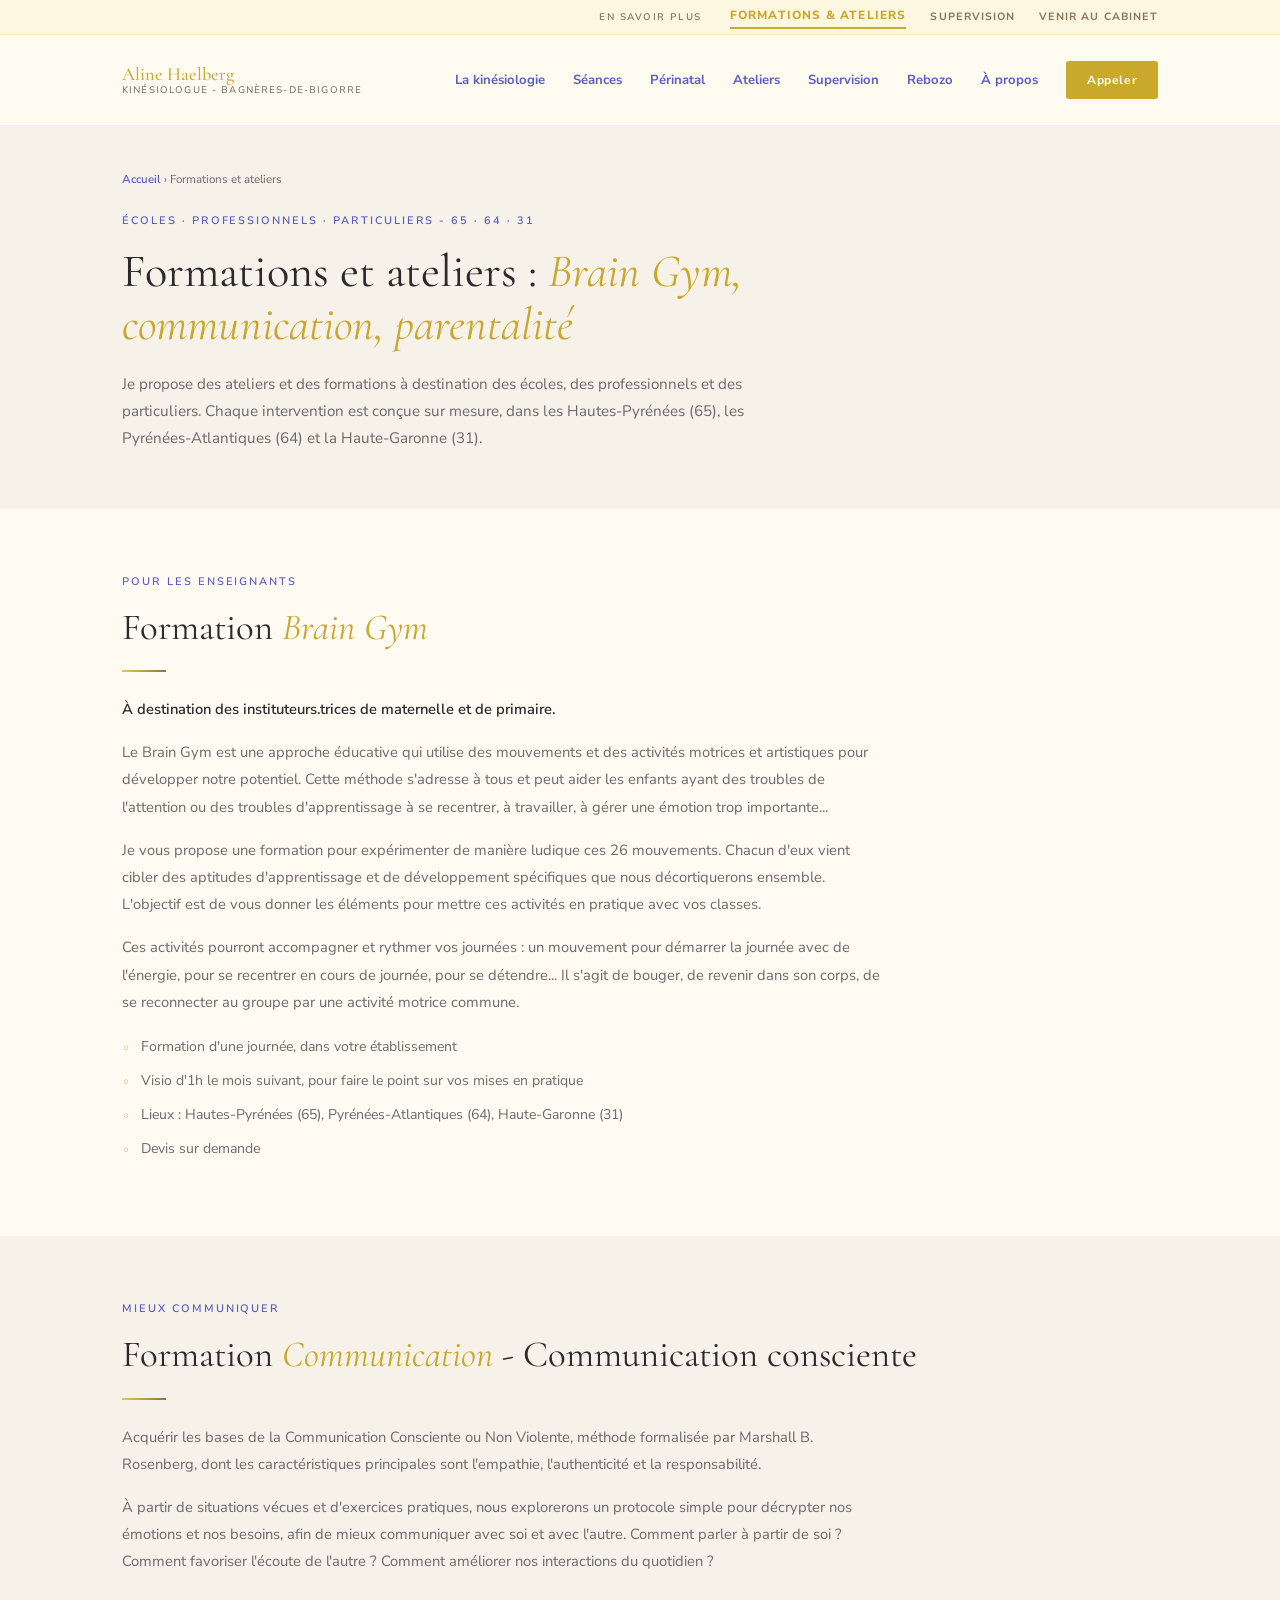
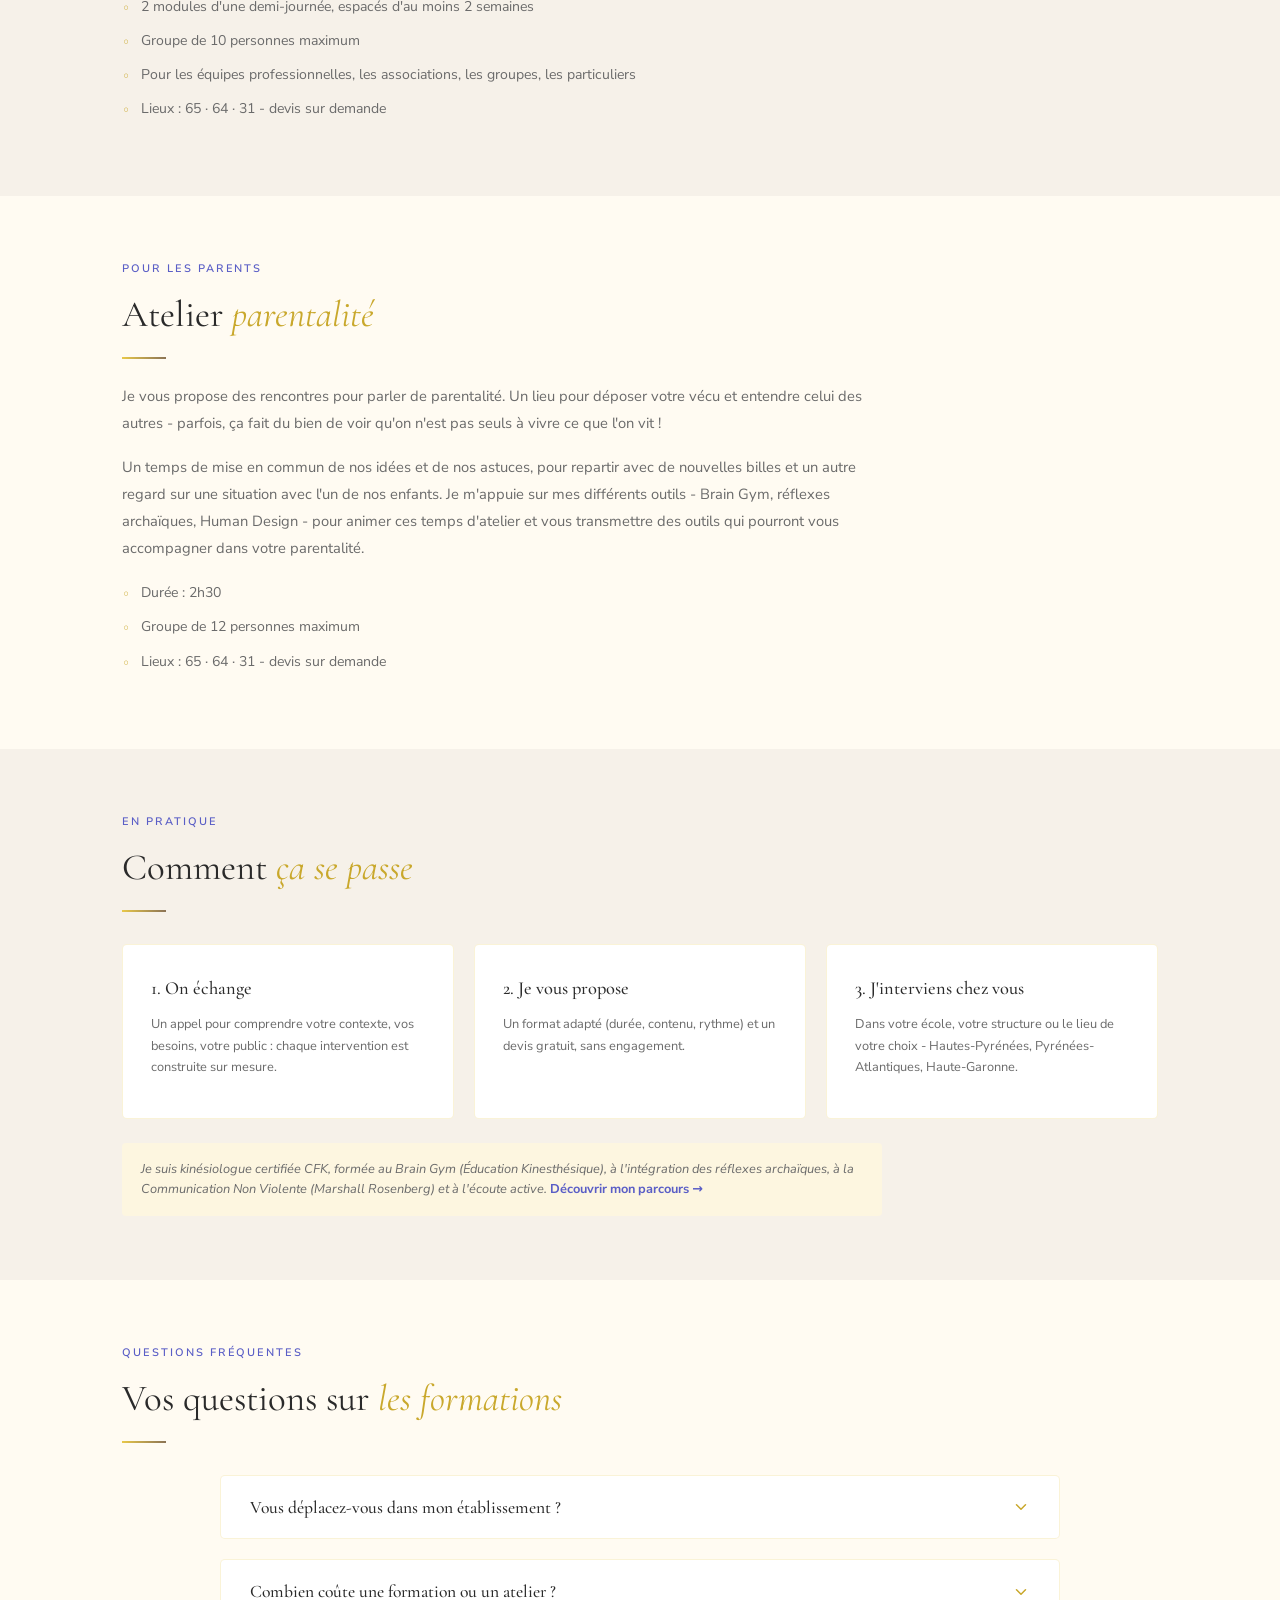
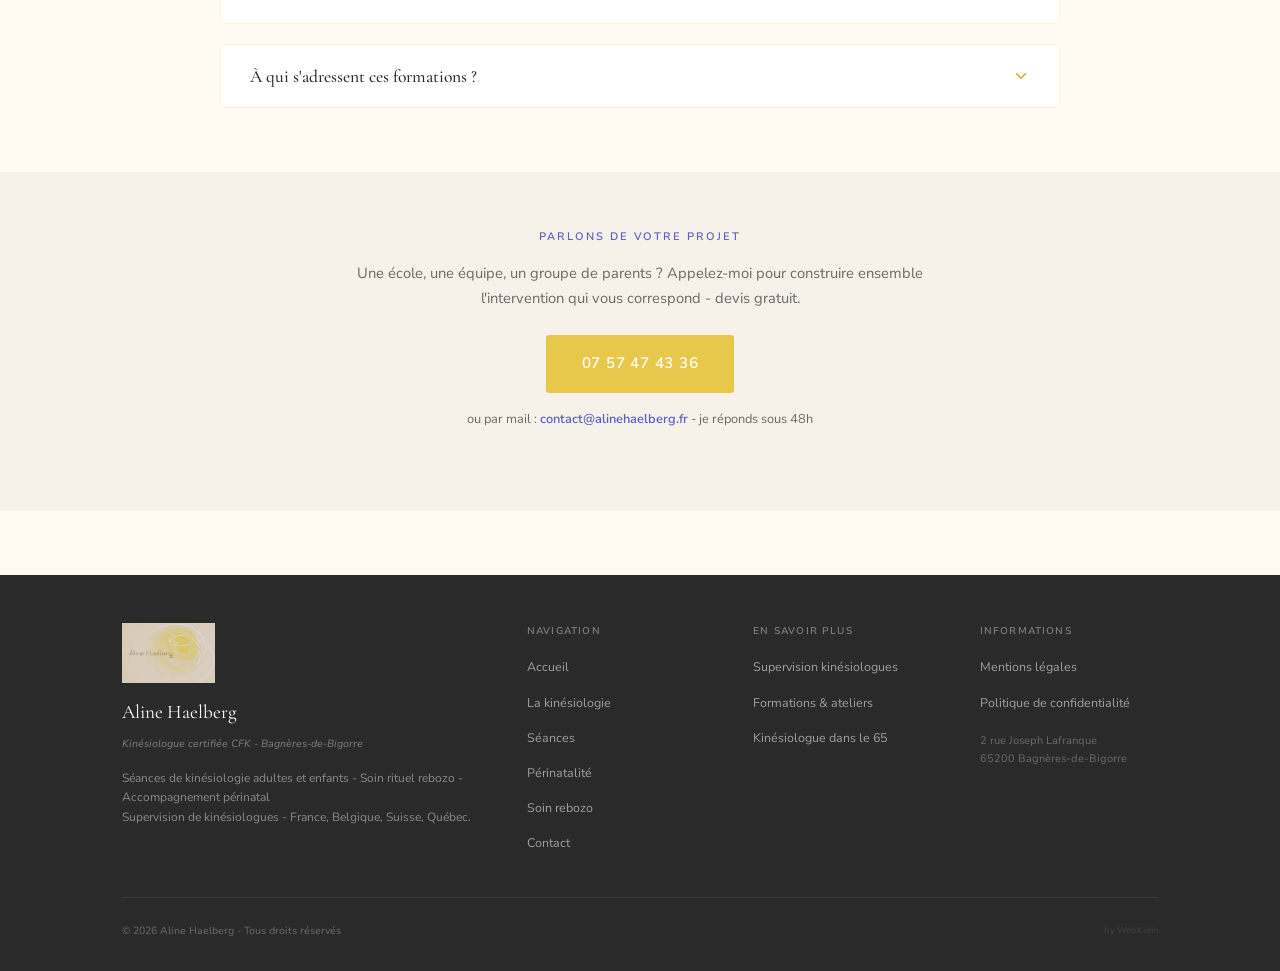
<file: formations.html>
<!DOCTYPE html>
<html lang="fr">
<head>
<meta charset="UTF-8">
<meta name="viewport" content="width=device-width, initial-scale=1.0">
<title>Formations Brain Gym, CNV et ateliers parentalité (65, 64, 31) | Aline Haelberg</title>
<meta name="description" content="Formation Brain Gym pour enseignants, bases de la CNV, ateliers parentalité. Sur mesure dans les Hautes-Pyrénées (65), le 64 et le 31. Devis sur demande.">
<link rel="icon" type="image/x-icon" href="favicon.ico" sizes="any">
<link rel="icon" type="image/png" sizes="48x48" href="favicon.png">
<link rel="icon" type="image/png" sizes="32x32" href="favicon-32.png">
<link rel="icon" type="image/png" sizes="16x16" href="favicon-16.png">
<link rel="apple-touch-icon" sizes="180x180" href="apple-touch-icon.png">
<link rel="manifest" href="/manifest.json">
<link rel="canonical" href="https://alinehaelberg.fr/formations.html">
<meta name="robots" content="index,follow">
<meta name="geo.region" content="FR-65">
<meta name="geo.placename" content="Bagnères-de-Bigorre, Hautes-Pyrénées">
<meta name="geo.position" content="43.0679;0.1563">
<meta name="ICBM" content="43.0679, 0.1563">
<meta property="og:type" content="website">
<meta property="og:title" content="Formations Brain Gym, CNV et ateliers parentalité (65, 64, 31) | Aline Haelberg">
<meta property="og:description" content="Formation Brain Gym pour enseignants, bases de la Communication Non Violente, ateliers parentalité. Interventions sur mesure dans le 65, le 64 et le 31.">
<meta property="og:url" content="https://alinehaelberg.fr/formations.html">
<meta property="og:image" content="https://alinehaelberg.fr/imageshero-logo.webp">
<meta property="og:image:alt" content="Logo Aline Haelberg kinésiologue - mains aquarelle sur fond doré">
<meta property="og:locale" content="fr_FR">
<meta property="og:site_name" content="Aline Haelberg - Kinésiologue">
<meta name="twitter:card" content="summary_large_image">
<meta name="twitter:title" content="Formations Brain Gym, CNV et ateliers parentalité | Aline Haelberg">
<meta name="twitter:description" content="Formations et ateliers sur mesure pour écoles, professionnels et particuliers - 65, 64, 31.">
<meta name="twitter:image" content="https://alinehaelberg.fr/imageshero-logo.webp">
<link rel="preconnect" href="https://fonts.googleapis.com">
<link rel="preconnect" href="https://fonts.gstatic.com" crossorigin>
<link href="https://fonts.googleapis.com/css2?family=Cormorant+Garamond:ital,wght@0,300;0,400;0,500;0,600;0,700;1,300;1,400&family=Nunito+Sans:wght@300;400;500;600;700;800&display=swap" rel="stylesheet">
<link rel="stylesheet" href="pages.css">
<script type="application/ld+json">
{
  "@context": "https://schema.org",
  "@type": "Service",
  "name": "Formations et ateliers - Brain Gym, Communication (CNV), parentalité",
  "serviceType": "Formations et ateliers bien-être et éducation",
  "description": "Formations Brain Gym pour enseignants, initiation à la Communication Non Violente et ateliers parentalité, conçus sur mesure pour les écoles, les professionnels et les particuliers dans les Hautes-Pyrénées (65), les Pyrénées-Atlantiques (64) et la Haute-Garonne (31).",
  "url": "https://alinehaelberg.fr/formations.html",
  "provider": {
    "@type": "HealthAndBeautyBusiness",
    "name": "Aline Haelberg - Kinésiologue",
    "url": "https://alinehaelberg.fr/",
    "telephone": "+33757474336",
    "address": {
      "@type": "PostalAddress",
      "streetAddress": "2 rue Joseph Lafranque",
      "addressLocality": "Bagnères-de-Bigorre",
      "postalCode": "65200",
      "addressCountry": "FR"
    }
  },
  "areaServed": [
    {"@type": "AdministrativeArea", "name": "Hautes-Pyrénées"},
    {"@type": "AdministrativeArea", "name": "Pyrénées-Atlantiques"},
    {"@type": "AdministrativeArea", "name": "Haute-Garonne"}
  ],
  "hasOfferCatalog": {
    "@type": "OfferCatalog",
    "name": "Formations et ateliers",
    "itemListElement": [
      {"@type": "Offer", "itemOffered": {"@type": "Service", "name": "Formation Brain Gym pour instituteurs", "description": "Formation d'une journée + visio d'1h le mois suivant, pour les instituteurs de maternelle et de primaire."}},
      {"@type": "Offer", "itemOffered": {"@type": "Service", "name": "Formation Communication Consciente / Non Violente (CNV)", "description": "2 modules d'une demi-journée, groupe de 10 personnes maximum."}},
      {"@type": "Offer", "itemOffered": {"@type": "Service", "name": "Atelier parentalité", "description": "Rencontre de 2h30, groupe de 12 personnes maximum."}}
    ]
  }
}
</script>
<script type="application/ld+json">
{
  "@context": "https://schema.org",
  "@type": "FAQPage",
  "mainEntity": [
    {
      "@type": "Question",
      "name": "Vous déplacez-vous dans mon établissement ?",
      "acceptedAnswer": {"@type": "Answer", "text": "Oui. J'interviens directement dans votre école, votre structure ou le lieu de votre choix, dans les Hautes-Pyrénées (65), les Pyrénées-Atlantiques (64) et la Haute-Garonne (31)."}
    },
    {
      "@type": "Question",
      "name": "Combien coûte une formation ou un atelier ?",
      "acceptedAnswer": {"@type": "Answer", "text": "Chaque intervention est conçue sur mesure : le tarif dépend du format, de la durée et du lieu. Contactez-moi pour en parler, je vous établis un devis gratuitement."}
    },
    {
      "@type": "Question",
      "name": "À qui s'adressent ces formations ?",
      "acceptedAnswer": {"@type": "Answer", "text": "Aux écoles (instituteurs.trices de maternelle et de primaire pour le Brain Gym), aux professionnels et aux particuliers. Les ateliers parentalité s'adressent à tous les parents."}
    }
  ]
}
</script>
<script type="application/ld+json">
{
  "@context": "https://schema.org",
  "@type": "BreadcrumbList",
  "itemListElement": [
    {"@type": "ListItem", "position": 1, "name": "Accueil", "item": "https://alinehaelberg.fr/"},
    {"@type": "ListItem", "position": 2, "name": "Formations et ateliers", "item": "https://alinehaelberg.fr/formations.html"}
  ]
}
</script>
</head>
<body>

<header class="nav">
  <div class="topbar">
    <div class="wrap topbar-in">
      <span class="topbar-lbl">En savoir plus</span>
      <a href="formations.html" class="active">Formations &amp; ateliers</a>
      <a href="supervision-kinesiologie.html">Supervision</a>
      <a href="kinesiologue-hautes-pyrenees.html">Venir au cabinet</a>
    </div>
  </div>
  <div class="wrap nav-in">
    <a href="index.html" style="display:flex;flex-direction:column;line-height:1">
      <span class="logo-name">Aline Haelberg</span>
      <span class="logo-sub">Kinésiologue - Bagnères-de-Bigorre</span>
    </a>
    <ul class="nav-links">
      <li><a href="index.html#kinesiologie">La kinésiologie</a></li>
      <li><a href="index.html#seances">Séances</a></li>
      <li><a href="index.html#perinatal">Périnatal</a></li>
      <li><a href="index.html#ateliers">Ateliers</a></li>
      <li><a href="index.html#supervision">Supervision</a></li>
      <li><a href="index.html#rebozo">Rebozo</a></li>
      <li><a href="index.html#apropos">À propos</a></li>
      <li><a href="tel:+33757474336" class="btn nav-cta">Appeler</a></li>
    </ul>
    <button class="burger" onclick="document.querySelector('.mobile-menu').classList.toggle('open')" aria-label="Menu">
      <span></span><span></span><span></span>
    </button>
  </div>
</header>
<nav class="mobile-menu">
  <a href="index.html#kinesiologie">La kinésiologie</a>
  <a href="index.html#seances">Séances</a>
  <a href="index.html#perinatal">Périnatal</a>
  <a href="index.html#ateliers">Ateliers</a>
  <a href="index.html#supervision">Supervision</a>
  <a href="index.html#rebozo">Rebozo</a>
  <a href="index.html#apropos">À propos</a>
  <span class="mm-lbl">En savoir plus</span>
  <a href="formations.html" style="color:var(--deep);font-weight:700">Formations &amp; ateliers</a>
  <a href="supervision-kinesiologie.html">Supervision de kinésiologues</a>
  <a href="kinesiologue-hautes-pyrenees.html">Venir au cabinet</a>
  <a href="tel:+33757474336" class="btn btn-p" style="text-align:center">Appeler pour RDV</a>
</nav>

<section class="page-hero">
  <div class="wrap">
    <div class="crumb r"><a href="index.html">Accueil</a> &rsaquo; Formations et ateliers</div>
    <span class="lbl r">Écoles · Professionnels · Particuliers - 65 · 64 · 31</span>
    <h1 class="r">Formations et ateliers : <em>Brain Gym, communication, parentalité</em></h1>
    <p class="intro r">Je propose des ateliers et des formations à destination des écoles, des professionnels et des particuliers. Chaque intervention est conçue sur mesure, dans les Hautes-Pyrénées (65), les Pyrénées-Atlantiques (64) et la Haute-Garonne (31).</p>
  </div>
</section>

<section class="sec">
  <div class="wrap">
    <span class="lbl r">Pour les enseignants</span>
    <h2 class="h2 r">Formation <em>Brain Gym</em></h2>
    <div class="animated-line r"></div>
    <p class="ptxt r" style="font-weight:600;color:var(--ink)">À destination des instituteurs.trices de maternelle et de primaire.</p>
    <p class="ptxt r">Le Brain Gym est une approche éducative qui utilise des mouvements et des activités motrices et artistiques pour développer notre potentiel. Cette méthode s'adresse à tous et peut aider les enfants ayant des troubles de l'attention ou des troubles d'apprentissage à se recentrer, à travailler, à gérer une émotion trop importante...</p>
    <p class="ptxt r">Je vous propose une formation pour expérimenter de manière ludique ces 26 mouvements. Chacun d'eux vient cibler des aptitudes d'apprentissage et de développement spécifiques que nous décortiquerons ensemble. L'objectif est de vous donner les éléments pour mettre ces activités en pratique avec vos classes.</p>
    <p class="ptxt r">Ces activités pourront accompagner et rythmer vos journées : un mouvement pour démarrer la journée avec de l'énergie, pour se recentrer en cours de journée, pour se détendre... Il s'agit de bouger, de revenir dans son corps, de se reconnecter au groupe par une activité motrice commune.</p>
    <ul class="blist r" style="margin-top:1.25rem">
      <li>Formation d'une journée, dans votre établissement</li>
      <li>Visio d'1h le mois suivant, pour faire le point sur vos mises en pratique</li>
      <li>Lieux : Hautes-Pyrénées (65), Pyrénées-Atlantiques (64), Haute-Garonne (31)</li>
      <li>Devis sur demande</li>
    </ul>
  </div>
</section>

<section class="sec sec-alt">
  <div class="wrap">
    <span class="lbl r">Mieux communiquer</span>
    <h2 class="h2 r">Formation <em>Communication</em> - Communication consciente</h2>
    <div class="animated-line r"></div>
    <p class="ptxt r">Acquérir les bases de la Communication Consciente ou Non Violente, méthode formalisée par Marshall B. Rosenberg, dont les caractéristiques principales sont l'empathie, l'authenticité et la responsabilité.</p>
    <p class="ptxt r">À partir de situations vécues et d'exercices pratiques, nous explorerons un protocole simple pour décrypter nos émotions et nos besoins, afin de mieux communiquer avec soi et avec l'autre. Comment parler à partir de soi ? Comment favoriser l'écoute de l'autre ? Comment améliorer nos interactions du quotidien ?</p>
    <ul class="blist r" style="margin-top:1.25rem">
      <li>2 modules d'une demi-journée, espacés d'au moins 2 semaines</li>
      <li>Groupe de 10 personnes maximum</li>
      <li>Pour les équipes professionnelles, les associations, les groupes, les particuliers</li>
      <li>Lieux : 65 · 64 · 31 - devis sur demande</li>
    </ul>
  </div>
</section>

<section class="sec">
  <div class="wrap">
    <span class="lbl r">Pour les parents</span>
    <h2 class="h2 r">Atelier <em>parentalité</em></h2>
    <div class="animated-line r"></div>
    <p class="ptxt r">Je vous propose des rencontres pour parler de parentalité. Un lieu pour déposer votre vécu et entendre celui des autres - parfois, ça fait du bien de voir qu'on n'est pas seuls à vivre ce que l'on vit !</p>
    <p class="ptxt r">Un temps de mise en commun de nos idées et de nos astuces, pour repartir avec de nouvelles billes et un autre regard sur une situation avec l'un de nos enfants. Je m'appuie sur mes différents outils - Brain Gym, réflexes archaïques, Human Design - pour animer ces temps d'atelier et vous transmettre des outils qui pourront vous accompagner dans votre parentalité.</p>
    <ul class="blist r" style="margin-top:1.25rem">
      <li>Durée : 2h30</li>
      <li>Groupe de 12 personnes maximum</li>
      <li>Lieux : 65 · 64 · 31 - devis sur demande</li>
    </ul>
  </div>
</section>

<section class="sec sec-alt">
  <div class="wrap">
    <span class="lbl r">En pratique</span>
    <h2 class="h2 r">Comment <em>ça se passe</em></h2>
    <div class="animated-line r"></div>
    <div class="gcards">
      <div class="gcard r">
        <h3>1. On échange</h3>
        <p>Un appel pour comprendre votre contexte, vos besoins, votre public : chaque intervention est construite sur mesure.</p>
      </div>
      <div class="gcard r d1">
        <h3>2. Je vous propose</h3>
        <p>Un format adapté (durée, contenu, rythme) et un devis gratuit, sans engagement.</p>
      </div>
      <div class="gcard r d2">
        <h3>3. J'interviens chez vous</h3>
        <p>Dans votre école, votre structure ou le lieu de votre choix - Hautes-Pyrénées, Pyrénées-Atlantiques, Haute-Garonne.</p>
      </div>
    </div>
    <p class="note-box r">Je suis kinésiologue certifiée CFK, formée au Brain Gym (Éducation Kinesthésique), à l'intégration des réflexes archaïques, à la Communication Non Violente (Marshall Rosenberg) et à l'écoute active. <a href="index.html#apropos" style="color:var(--lav);font-weight:700;font-style:normal">Découvrir mon parcours &rarr;</a></p>
  </div>
</section>

<section class="sec">
  <div class="wrap">
    <span class="lbl r">Questions fréquentes</span>
    <h2 class="h2 r">Vos questions sur <em>les formations</em></h2>
    <div class="animated-line r"></div>
    <div class="acc-list">
      <div class="acc-item r">
        <button class="acc-head" type="button" aria-expanded="false">
          <span class="acc-title">Vous déplacez-vous dans mon établissement ?</span>
          <span class="acc-chevron" aria-hidden="true"><svg width="18" height="18" viewBox="0 0 24 24" fill="none" stroke="#C9A82C" stroke-width="2" stroke-linecap="round" stroke-linejoin="round"><polyline points="6 9 12 15 18 9"/></svg></span>
        </button>
        <div class="acc-body"><div class="acc-body-inner">
          <p>Oui. J'interviens directement dans votre école, votre structure ou le lieu de votre choix, dans les Hautes-Pyrénées (65), les Pyrénées-Atlantiques (64) et la Haute-Garonne (31).</p>
        </div></div>
      </div>
      <div class="acc-item r">
        <button class="acc-head" type="button" aria-expanded="false">
          <span class="acc-title">Combien coûte une formation ou un atelier ?</span>
          <span class="acc-chevron" aria-hidden="true"><svg width="18" height="18" viewBox="0 0 24 24" fill="none" stroke="#C9A82C" stroke-width="2" stroke-linecap="round" stroke-linejoin="round"><polyline points="6 9 12 15 18 9"/></svg></span>
        </button>
        <div class="acc-body"><div class="acc-body-inner">
          <p>Chaque intervention est conçue sur mesure : le tarif dépend du format, de la durée et du lieu. Contactez-moi pour en parler, je vous établis un devis gratuitement.</p>
        </div></div>
      </div>
      <div class="acc-item r">
        <button class="acc-head" type="button" aria-expanded="false">
          <span class="acc-title">À qui s'adressent ces formations ?</span>
          <span class="acc-chevron" aria-hidden="true"><svg width="18" height="18" viewBox="0 0 24 24" fill="none" stroke="#C9A82C" stroke-width="2" stroke-linecap="round" stroke-linejoin="round"><polyline points="6 9 12 15 18 9"/></svg></span>
        </button>
        <div class="acc-body"><div class="acc-body-inner">
          <p>Aux écoles (instituteurs.trices de maternelle et de primaire pour le Brain Gym), aux professionnels et aux particuliers. Les ateliers parentalité s'adressent à tous les parents.</p>
        </div></div>
      </div>
    </div>
  </div>
</section>

<section class="cta-band">
  <div class="wrap">
    <span class="lbl r">Parlons de votre projet</span>
    <p class="r" style="max-width:620px;margin:0 auto 1.5rem">Une école, une équipe, un groupe de parents ? Appelez-moi pour construire ensemble l'intervention qui vous correspond - devis gratuit.</p>
    <a href="tel:+33757474336" class="btn btn-p r" style="font-size:.95rem;padding:1rem 2.2rem">07 57 47 43 36</a>
    <p class="r" style="margin-top:1rem;font-size:.8rem">ou par mail : <a href="mailto:contact@alinehaelberg.fr" style="color:var(--lav);font-weight:600">contact@alinehaelberg.fr</a> - je réponds sous 48h</p>
  </div>
</section>

<footer>
  <div class="wrap">
    <div class="foot-grid">
      <div>
        <img src="imageslogo.webp" alt="Logo Aline Haelberg" style="height:60px;width:auto;margin-bottom:.8rem;opacity:.85">
        <div class="f-name">Aline Haelberg</div>
        <div class="f-tag">Kinésiologue certifiée CFK - Bagnères-de-Bigorre</div>
        <p class="f-desc">Séances de kinésiologie adultes et enfants - Soin rituel rebozo - Accompagnement périnatal<br>Supervision de kinésiologues - France, Belgique, Suisse, Québec.</p>
      </div>
      <div class="fc"><h4>Navigation</h4><ul>
        <li><a href="index.html">Accueil</a></li>
        <li><a href="index.html#kinesiologie">La kinésiologie</a></li>
        <li><a href="index.html#seances">Séances</a></li>
        <li><a href="index.html#perinatal">Périnatalité</a></li>
        <li><a href="index.html#rebozo">Soin rebozo</a></li>
        <li><a href="index.html#contact">Contact</a></li>
      </ul></div>
      <div class="fc"><h4>En savoir plus</h4><ul>
        <li><a href="supervision-kinesiologie.html">Supervision kinésiologues</a></li>
        <li><a href="formations.html">Formations &amp; ateliers</a></li>
        <li><a href="kinesiologue-hautes-pyrenees.html">Kinésiologue dans le 65</a></li>
      </ul></div>
      <div class="fc"><h4>Informations</h4><ul>
        <li><a href="index.html#mentions-legales">Mentions légales</a></li>
        <li><a href="index.html#politique-confidentialite">Politique de confidentialité</a></li>
      </ul>
      <p style="margin-top:1rem;font-size:.68rem;color:rgba(255,255,255,.3);line-height:1.65">2 rue Joseph Lafranque<br>65200 Bagnères-de-Bigorre</p>
      </div>
    </div>
    <div class="foot-btm">
      <span>&copy; 2026 Aline Haelberg - Tous droits réservés</span>
      <span style="font-size:.55rem;opacity:.35">by <a href="https://webklein.fr" style="color:inherit">WebKlein</a></span>
    </div>
  </div>
</footer>

<script>
const obs = new IntersectionObserver(es => {
  es.forEach(e => { if (e.isIntersecting) { e.target.classList.add('on'); obs.unobserve(e.target); } });
}, { threshold: .12, rootMargin: '0px 0px -40px 0px' });
document.querySelectorAll('.r, .animated-line').forEach(el => obs.observe(el));

document.querySelectorAll('.acc-head').forEach(function(btn){
  btn.addEventListener('click', function(){
    var it = btn.closest('.acc-item');
    var bd = it.querySelector('.acc-body');
    var op = it.classList.toggle('open');
    btn.setAttribute('aria-expanded', op);
    bd.style.maxHeight = op ? bd.scrollHeight + 'px' : null;
  });
});

const nav = document.querySelector('.nav');
window.addEventListener('scroll', () => {
  nav.style.boxShadow = window.scrollY > 20 ? '0 2px 20px rgba(0,0,0,.08)' : 'none';
}, { passive: true });
</script>
</body>
</html>
</file>
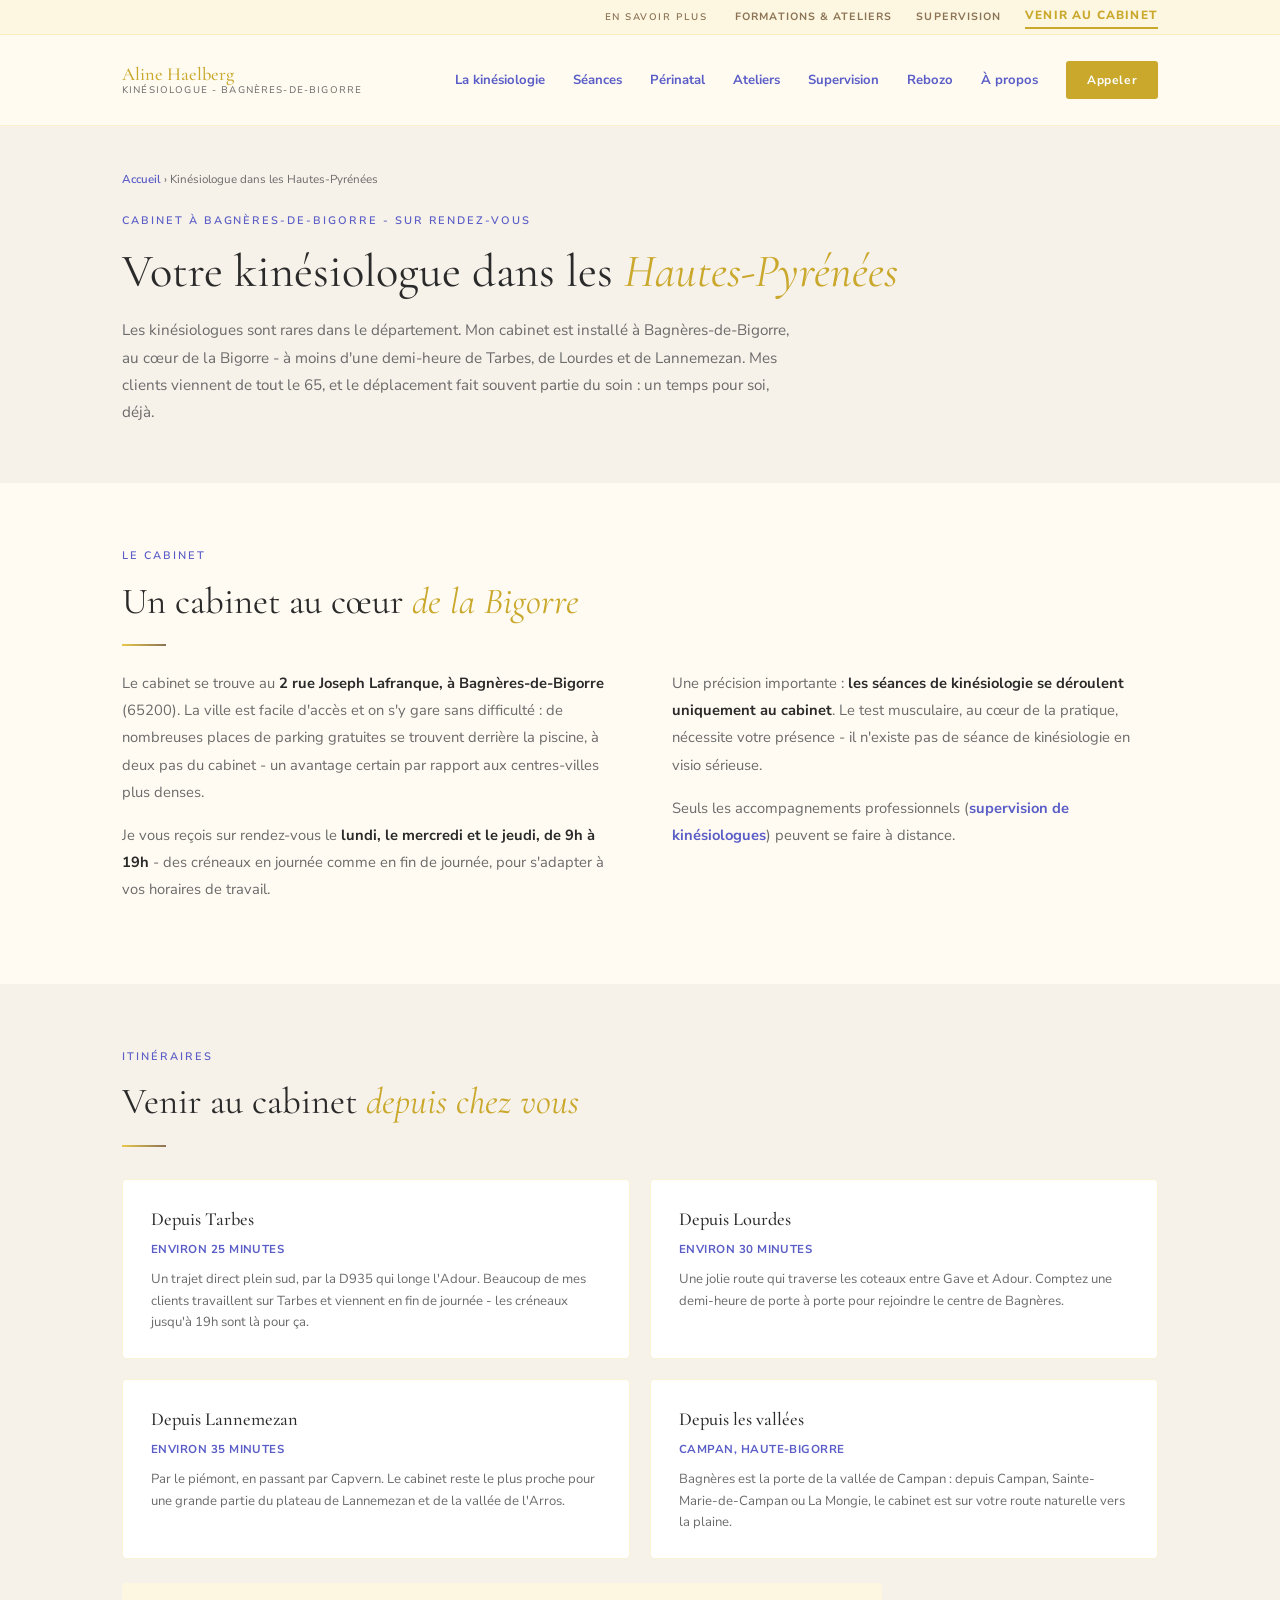
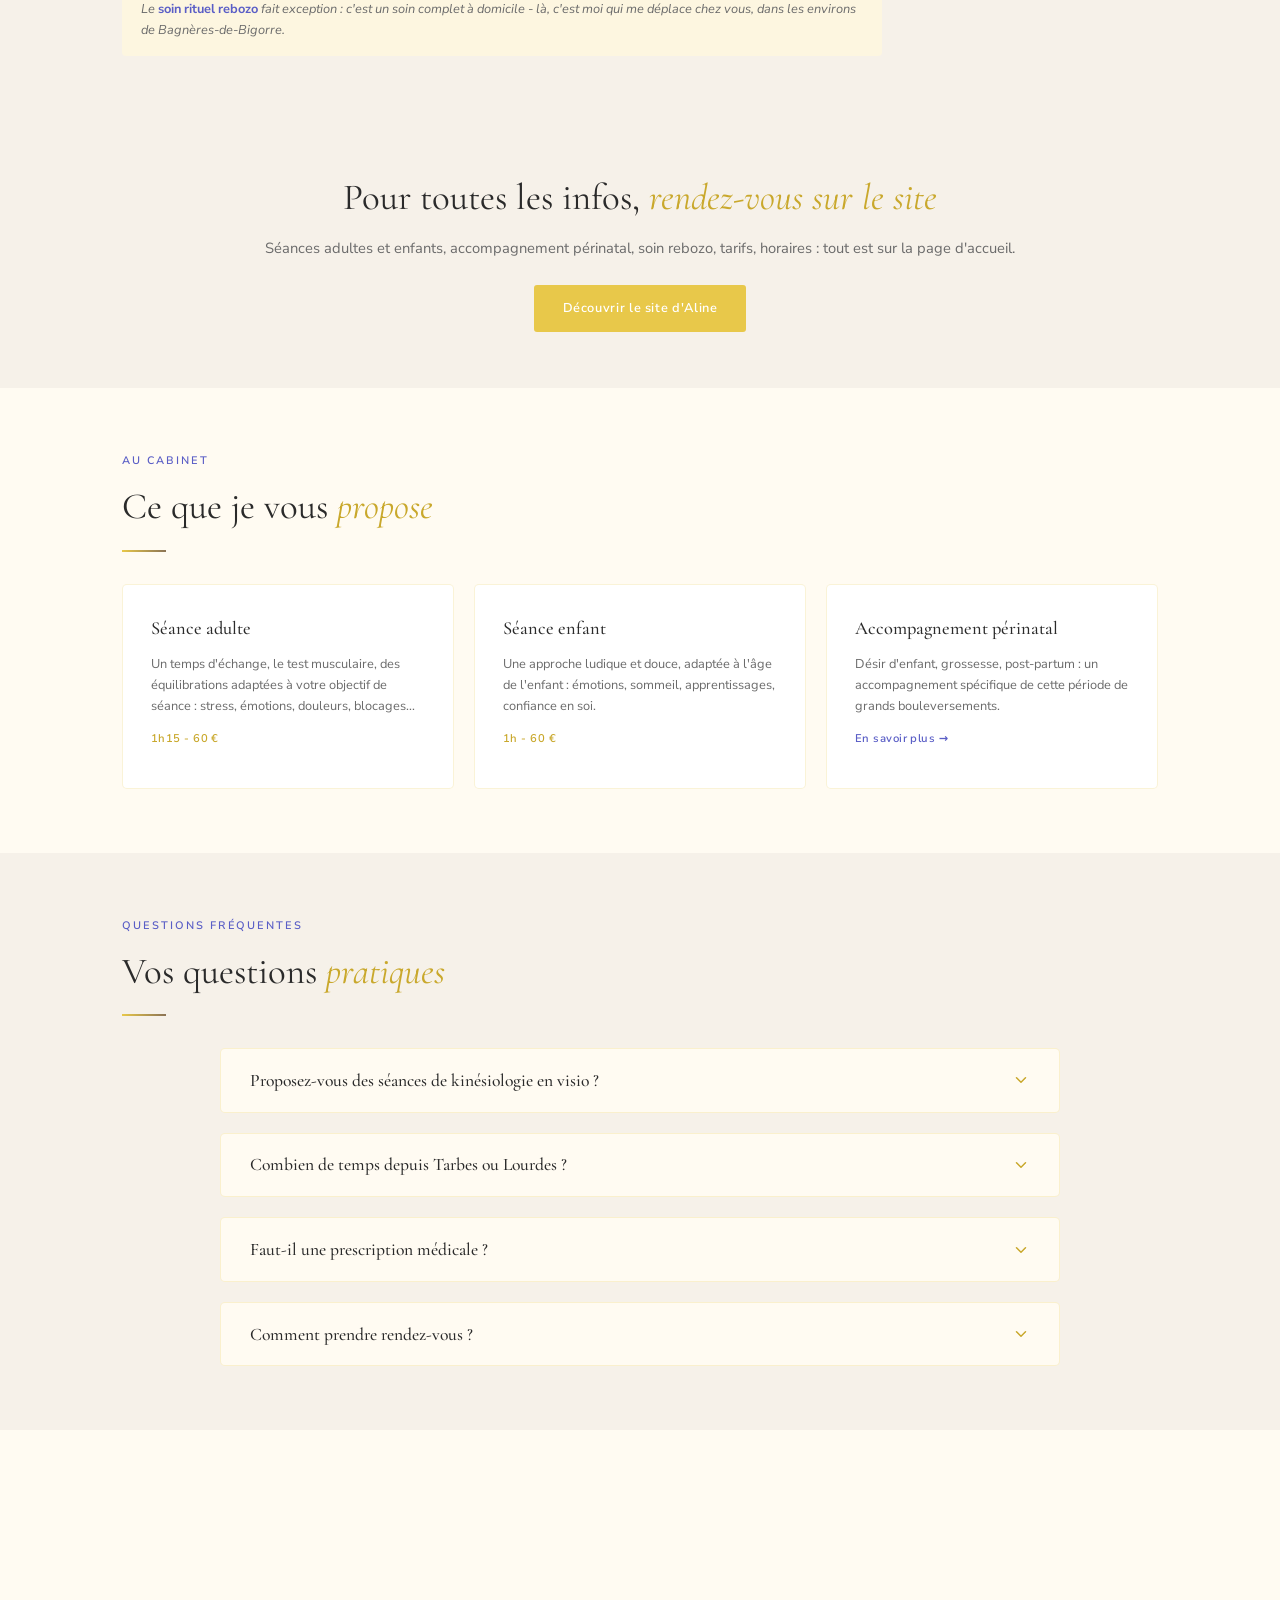
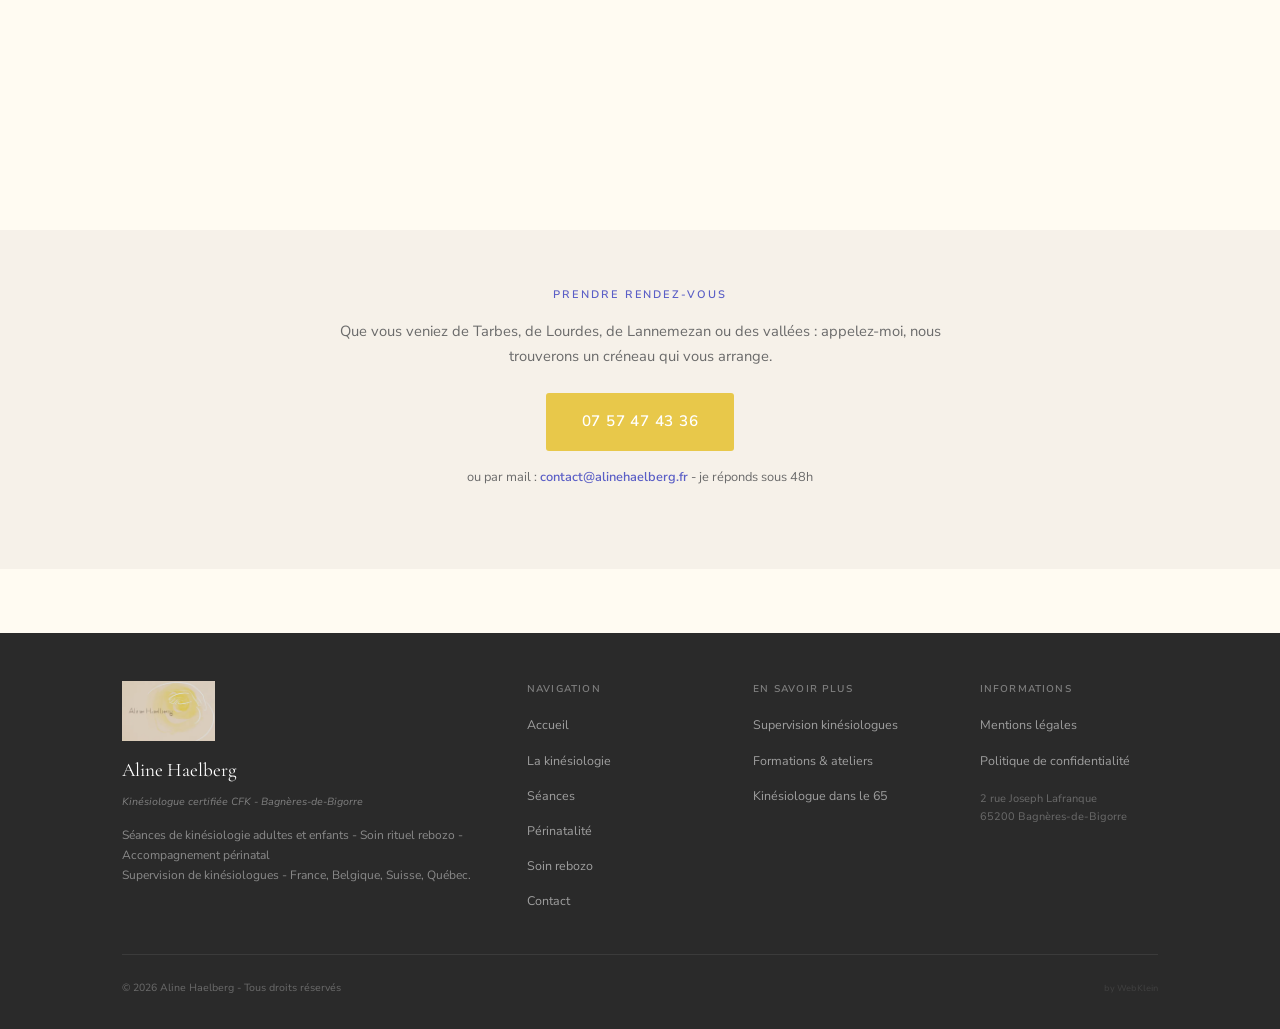
<file: kinesiologue-hautes-pyrenees.html>
<!DOCTYPE html>
<html lang="fr">
<head>
<meta charset="UTF-8">
<meta name="viewport" content="width=device-width, initial-scale=1.0">
<title>Kinésiologue Hautes-Pyrénées - Tarbes, Lourdes, Lannemezan | Aline Haelberg</title>
<meta name="description" content="Cabinet de kinésiologie à Bagnères-de-Bigorre, à environ 25 minutes de Tarbes et 30 minutes de Lourdes. Séances adultes et enfants sur rendez-vous - 60 €.">
<link rel="icon" type="image/x-icon" href="favicon.ico" sizes="any">
<link rel="icon" type="image/png" sizes="48x48" href="favicon.png">
<link rel="icon" type="image/png" sizes="32x32" href="favicon-32.png">
<link rel="icon" type="image/png" sizes="16x16" href="favicon-16.png">
<link rel="apple-touch-icon" sizes="180x180" href="apple-touch-icon.png">
<link rel="manifest" href="/manifest.json">
<link rel="canonical" href="https://alinehaelberg.fr/kinesiologue-hautes-pyrenees.html">
<meta name="robots" content="index,follow">
<meta name="geo.region" content="FR-65">
<meta name="geo.placename" content="Bagnères-de-Bigorre, Hautes-Pyrénées">
<meta name="geo.position" content="43.0679;0.1563">
<meta name="ICBM" content="43.0679, 0.1563">
<meta property="og:type" content="website">
<meta property="og:title" content="Kinésiologue Hautes-Pyrénées - Tarbes, Lourdes, Lannemezan | Aline Haelberg">
<meta property="og:description" content="Cabinet de kinésiologie à Bagnères-de-Bigorre, au cœur des Hautes-Pyrénées. Séances adultes et enfants sur rendez-vous.">
<meta property="og:url" content="https://alinehaelberg.fr/kinesiologue-hautes-pyrenees.html">
<meta property="og:image" content="https://alinehaelberg.fr/imageshero-logo.webp">
<meta property="og:image:alt" content="Logo Aline Haelberg kinésiologue - mains aquarelle sur fond doré">
<meta property="og:locale" content="fr_FR">
<meta property="og:site_name" content="Aline Haelberg - Kinésiologue">
<meta name="twitter:card" content="summary_large_image">
<meta name="twitter:title" content="Kinésiologue Hautes-Pyrénées - Tarbes, Lourdes, Lannemezan | Aline Haelberg">
<meta name="twitter:description" content="Cabinet de kinésiologie à Bagnères-de-Bigorre, au cœur des Hautes-Pyrénées. Séances sur rendez-vous.">
<meta name="twitter:image" content="https://alinehaelberg.fr/imageshero-logo.webp">
<link rel="preconnect" href="https://fonts.googleapis.com">
<link rel="preconnect" href="https://fonts.gstatic.com" crossorigin>
<link href="https://fonts.googleapis.com/css2?family=Cormorant+Garamond:ital,wght@0,300;0,400;0,500;0,600;0,700;1,300;1,400&family=Nunito+Sans:wght@300;400;500;600;700;800&display=swap" rel="stylesheet">
<link rel="stylesheet" href="pages.css">
<script type="application/ld+json">
{
  "@context": "https://schema.org",
  "@type": "HealthAndBeautyBusiness",
  "name": "Aline Haelberg - Kinésiologue",
  "description": "Cabinet de kinésiologie à Bagnères-de-Bigorre, accessible depuis Tarbes, Lourdes, Lannemezan et l'ensemble des Hautes-Pyrénées. Séances adultes et enfants sur rendez-vous.",
  "url": "https://alinehaelberg.fr/kinesiologue-hautes-pyrenees.html",
  "telephone": "+33757474336",
  "email": "contact@alinehaelberg.fr",
  "image": "https://alinehaelberg.fr/imageshero-logo.webp",
  "priceRange": "60€ - 200€",
  "address": {
    "@type": "PostalAddress",
    "streetAddress": "2 rue Joseph Lafranque",
    "addressLocality": "Bagnères-de-Bigorre",
    "postalCode": "65200",
    "addressRegion": "Occitanie",
    "addressCountry": "FR"
  },
  "geo": {"@type": "GeoCoordinates", "latitude": 43.0679, "longitude": 0.1563},
  "openingHoursSpecification": [
    {"@type": "OpeningHoursSpecification", "dayOfWeek": ["Monday", "Wednesday", "Thursday"], "opens": "09:00", "closes": "19:00"}
  ],
  "areaServed": [
    {"@type": "City", "name": "Bagnères-de-Bigorre"},
    {"@type": "City", "name": "Tarbes"},
    {"@type": "City", "name": "Lourdes"},
    {"@type": "City", "name": "Lannemezan"},
    {"@type": "City", "name": "Campan"},
    {"@type": "AdministrativeArea", "name": "Hautes-Pyrénées"}
  ]
}
</script>
<script type="application/ld+json">
{
  "@context": "https://schema.org",
  "@type": "FAQPage",
  "mainEntity": [
    {
      "@type": "Question",
      "name": "Proposez-vous des séances de kinésiologie en visio ?",
      "acceptedAnswer": {"@type": "Answer", "text": "Non : une séance de kinésiologie s'appuie sur le test musculaire, qui nécessite votre présence. Les séances se déroulent donc au cabinet, à Bagnères-de-Bigorre. Seuls les accompagnements professionnels (supervision de kinésiologues) peuvent se faire à distance."}
    },
    {
      "@type": "Question",
      "name": "Combien de temps depuis Tarbes ou Lourdes ?",
      "acceptedAnswer": {"@type": "Answer", "text": "Le cabinet se trouve à environ 25 minutes de Tarbes et 30 minutes de Lourdes, en voiture. Bagnères-de-Bigorre est facile d'accès et on s'y gare sans difficulté."}
    },
    {
      "@type": "Question",
      "name": "Faut-il une prescription médicale ?",
      "acceptedAnswer": {"@type": "Answer", "text": "Non, aucune prescription n'est nécessaire. La kinésiologie est une approche de bien-être : elle ne remplace en aucun cas un suivi médical."}
    },
    {
      "@type": "Question",
      "name": "Comment prendre rendez-vous ?",
      "acceptedAnswer": {"@type": "Answer", "text": "Par téléphone au 07 57 47 43 36 ou par mail à contact@alinehaelberg.fr - je réponds sous 48h. Les séances ont lieu le lundi, le mercredi et le jeudi, de 9h à 19h."}
    }
  ]
}
</script>
<script type="application/ld+json">
{
  "@context": "https://schema.org",
  "@type": "BreadcrumbList",
  "itemListElement": [
    {"@type": "ListItem", "position": 1, "name": "Accueil", "item": "https://alinehaelberg.fr/"},
    {"@type": "ListItem", "position": 2, "name": "Kinésiologue dans les Hautes-Pyrénées", "item": "https://alinehaelberg.fr/kinesiologue-hautes-pyrenees.html"}
  ]
}
</script>
</head>
<body>

<header class="nav">
  <div class="topbar">
    <div class="wrap topbar-in">
      <span class="topbar-lbl">En savoir plus</span>
      <a href="formations.html">Formations &amp; ateliers</a>
      <a href="supervision-kinesiologie.html">Supervision</a>
      <a href="kinesiologue-hautes-pyrenees.html" class="active">Venir au cabinet</a>
    </div>
  </div>
  <div class="wrap nav-in">
    <a href="index.html" style="display:flex;flex-direction:column;line-height:1">
      <span class="logo-name">Aline Haelberg</span>
      <span class="logo-sub">Kinésiologue - Bagnères-de-Bigorre</span>
    </a>
    <ul class="nav-links">
      <li><a href="index.html#kinesiologie">La kinésiologie</a></li>
      <li><a href="index.html#seances">Séances</a></li>
      <li><a href="index.html#perinatal">Périnatal</a></li>
      <li><a href="index.html#ateliers">Ateliers</a></li>
      <li><a href="index.html#supervision">Supervision</a></li>
      <li><a href="index.html#rebozo">Rebozo</a></li>
      <li><a href="index.html#apropos">À propos</a></li>
      <li><a href="tel:+33757474336" class="btn nav-cta">Appeler</a></li>
    </ul>
    <button class="burger" onclick="document.querySelector('.mobile-menu').classList.toggle('open')" aria-label="Menu">
      <span></span><span></span><span></span>
    </button>
  </div>
</header>
<nav class="mobile-menu">
  <a href="index.html#kinesiologie">La kinésiologie</a>
  <a href="index.html#seances">Séances</a>
  <a href="index.html#perinatal">Périnatal</a>
  <a href="index.html#ateliers">Ateliers</a>
  <a href="index.html#supervision">Supervision</a>
  <a href="index.html#rebozo">Rebozo</a>
  <a href="index.html#apropos">À propos</a>
  <span class="mm-lbl">En savoir plus</span>
  <a href="formations.html">Formations &amp; ateliers</a>
  <a href="supervision-kinesiologie.html">Supervision de kinésiologues</a>
  <a href="kinesiologue-hautes-pyrenees.html" style="color:var(--deep);font-weight:700">Venir au cabinet</a>
  <a href="tel:+33757474336" class="btn btn-p" style="text-align:center">Appeler pour RDV</a>
</nav>

<section class="page-hero">
  <div class="wrap">
    <div class="crumb r"><a href="index.html">Accueil</a> &rsaquo; Kinésiologue dans les Hautes-Pyrénées</div>
    <span class="lbl r">Cabinet à Bagnères-de-Bigorre - sur rendez-vous</span>
    <h1 class="r">Votre kinésiologue dans les <em>Hautes-Pyrénées</em></h1>
    <p class="intro r">Les kinésiologues sont rares dans le département. Mon cabinet est installé à Bagnères-de-Bigorre, au cœur de la Bigorre - à moins d'une demi-heure de Tarbes, de Lourdes et de Lannemezan. Mes clients viennent de tout le 65, et le déplacement fait souvent partie du soin : un temps pour soi, déjà.</p>
  </div>
</section>

<section class="sec">
  <div class="wrap">
    <span class="lbl r">Le cabinet</span>
    <h2 class="h2 r">Un cabinet au cœur <em>de la Bigorre</em></h2>
    <div class="animated-line r"></div>
    <div class="two-col">
      <div>
        <p class="ptxt r">Le cabinet se trouve au <strong>2 rue Joseph Lafranque, à Bagnères-de-Bigorre</strong> (65200). La ville est facile d'accès et on s'y gare sans difficulté : de nombreuses places de parking gratuites se trouvent derrière la piscine, à deux pas du cabinet - un avantage certain par rapport aux centres-villes plus denses.</p>
        <p class="ptxt r">Je vous reçois sur rendez-vous le <strong>lundi, le mercredi et le jeudi, de 9h à 19h</strong> - des créneaux en journée comme en fin de journée, pour s'adapter à vos horaires de travail.</p>
      </div>
      <div>
        <p class="ptxt r">Une précision importante : <strong>les séances de kinésiologie se déroulent uniquement au cabinet</strong>. Le test musculaire, au cœur de la pratique, nécessite votre présence - il n'existe pas de séance de kinésiologie en visio sérieuse.</p>
        <p class="ptxt r">Seuls les accompagnements professionnels (<a href="supervision-kinesiologie.html" style="color:var(--lav);font-weight:700">supervision de kinésiologues</a>) peuvent se faire à distance.</p>
      </div>
    </div>
  </div>
</section>

<section class="sec sec-alt">
  <div class="wrap">
    <span class="lbl r">Itinéraires</span>
    <h2 class="h2 r">Venir au cabinet <em>depuis chez vous</em></h2>
    <div class="animated-line r"></div>
    <div class="ville-grid">
      <div class="ville r">
        <h3>Depuis Tarbes</h3>
        <div class="vtime">Environ 25 minutes</div>
        <p>Un trajet direct plein sud, par la D935 qui longe l'Adour. Beaucoup de mes clients travaillent sur Tarbes et viennent en fin de journée - les créneaux jusqu'à 19h sont là pour ça.</p>
      </div>
      <div class="ville r d1">
        <h3>Depuis Lourdes</h3>
        <div class="vtime">Environ 30 minutes</div>
        <p>Une jolie route qui traverse les coteaux entre Gave et Adour. Comptez une demi-heure de porte à porte pour rejoindre le centre de Bagnères.</p>
      </div>
      <div class="ville r">
        <h3>Depuis Lannemezan</h3>
        <div class="vtime">Environ 35 minutes</div>
        <p>Par le piémont, en passant par Capvern. Le cabinet reste le plus proche pour une grande partie du plateau de Lannemezan et de la vallée de l'Arros.</p>
      </div>
      <div class="ville r d1">
        <h3>Depuis les vallées</h3>
        <div class="vtime">Campan, Haute-Bigorre</div>
        <p>Bagnères est la porte de la vallée de Campan : depuis Campan, Sainte-Marie-de-Campan ou La Mongie, le cabinet est sur votre route naturelle vers la plaine.</p>
      </div>
    </div>
    <p class="note-box r">Le <a href="index.html#rebozo" style="color:var(--lav);font-weight:700;font-style:normal">soin rituel rebozo</a> fait exception : c'est un soin complet à domicile - là, c'est moi qui me déplace chez vous, dans les environs de Bagnères-de-Bigorre.</p>
  </div>
</section>

<section class="cta-band">
  <div class="wrap" style="text-align:center">
    <h2 class="h2 r" style="margin-bottom:1rem">Pour toutes les infos, <em>rendez-vous sur le site</em></h2>
    <p class="r">Séances adultes et enfants, accompagnement périnatal, soin rebozo, tarifs, horaires : tout est sur la page d'accueil.</p>
    <a href="index.html" class="btn btn-p r">Découvrir le site d'Aline</a>
  </div>
</section>

<section class="sec">
  <div class="wrap">
    <span class="lbl r">Au cabinet</span>
    <h2 class="h2 r">Ce que je vous <em>propose</em></h2>
    <div class="animated-line r"></div>
    <div class="gcards">
      <div class="gcard r">
        <h3>Séance adulte</h3>
        <p>Un temps d'échange, le test musculaire, des équilibrations adaptées à votre objectif de séance : stress, émotions, douleurs, blocages...</p>
        <p class="det">1h15 - 60 &euro;</p>
      </div>
      <div class="gcard r d1">
        <h3>Séance enfant</h3>
        <p>Une approche ludique et douce, adaptée à l'âge de l'enfant : émotions, sommeil, apprentissages, confiance en soi.</p>
        <p class="det">1h - 60 &euro;</p>
      </div>
      <div class="gcard r d2">
        <h3>Accompagnement périnatal</h3>
        <p>Désir d'enfant, grossesse, post-partum : un accompagnement spécifique de cette période de grands bouleversements.</p>
        <p class="det"><a href="index.html#perinatal" style="color:var(--lav)">En savoir plus &rarr;</a></p>
      </div>
    </div>
  </div>
</section>

<section class="sec sec-alt">
  <div class="wrap">
    <span class="lbl r">Questions fréquentes</span>
    <h2 class="h2 r">Vos questions <em>pratiques</em></h2>
    <div class="animated-line r"></div>
    <div class="acc-list">
      <div class="acc-item r" style="background:var(--cream)">
        <button class="acc-head" type="button" aria-expanded="false">
          <span class="acc-title">Proposez-vous des séances de kinésiologie en visio ?</span>
          <span class="acc-chevron" aria-hidden="true"><svg width="18" height="18" viewBox="0 0 24 24" fill="none" stroke="#C9A82C" stroke-width="2" stroke-linecap="round" stroke-linejoin="round"><polyline points="6 9 12 15 18 9"/></svg></span>
        </button>
        <div class="acc-body"><div class="acc-body-inner">
          <p>Non : une séance de kinésiologie s'appuie sur le test musculaire, qui nécessite votre présence. Les séances se déroulent donc au cabinet, à Bagnères-de-Bigorre. Seuls les accompagnements professionnels (supervision de kinésiologues) peuvent se faire à distance.</p>
        </div></div>
      </div>
      <div class="acc-item r" style="background:var(--cream)">
        <button class="acc-head" type="button" aria-expanded="false">
          <span class="acc-title">Combien de temps depuis Tarbes ou Lourdes ?</span>
          <span class="acc-chevron" aria-hidden="true"><svg width="18" height="18" viewBox="0 0 24 24" fill="none" stroke="#C9A82C" stroke-width="2" stroke-linecap="round" stroke-linejoin="round"><polyline points="6 9 12 15 18 9"/></svg></span>
        </button>
        <div class="acc-body"><div class="acc-body-inner">
          <p>Le cabinet se trouve à environ 25 minutes de Tarbes et 30 minutes de Lourdes, en voiture. Bagnères-de-Bigorre est facile d'accès et on s'y gare sans difficulté.</p>
        </div></div>
      </div>
      <div class="acc-item r" style="background:var(--cream)">
        <button class="acc-head" type="button" aria-expanded="false">
          <span class="acc-title">Faut-il une prescription médicale ?</span>
          <span class="acc-chevron" aria-hidden="true"><svg width="18" height="18" viewBox="0 0 24 24" fill="none" stroke="#C9A82C" stroke-width="2" stroke-linecap="round" stroke-linejoin="round"><polyline points="6 9 12 15 18 9"/></svg></span>
        </button>
        <div class="acc-body"><div class="acc-body-inner">
          <p>Non, aucune prescription n'est nécessaire. La kinésiologie est une approche de bien-être : elle ne remplace en aucun cas un suivi médical.</p>
        </div></div>
      </div>
      <div class="acc-item r" style="background:var(--cream)">
        <button class="acc-head" type="button" aria-expanded="false">
          <span class="acc-title">Comment prendre rendez-vous ?</span>
          <span class="acc-chevron" aria-hidden="true"><svg width="18" height="18" viewBox="0 0 24 24" fill="none" stroke="#C9A82C" stroke-width="2" stroke-linecap="round" stroke-linejoin="round"><polyline points="6 9 12 15 18 9"/></svg></span>
        </button>
        <div class="acc-body"><div class="acc-body-inner">
          <p>Par téléphone au 07 57 47 43 36 ou par mail à contact@alinehaelberg.fr - je réponds sous 48h. Les séances ont lieu le lundi, le mercredi et le jeudi, de 9h à 19h.</p>
        </div></div>
      </div>
    </div>
  </div>
</section>

<div style="width:100%;height:400px;overflow:hidden">
  <iframe
    src="https://www.google.com/maps/embed?pb=!1m18!1m12!1m3!1d2883.4!2d0.1537!3d43.0679!2m3!1f0!2f0!3f0!3m2!1i1024!2i768!4f13.1!3m3!1m2!1s0x12a831f05f56371b%3A0x378314e0f327d4c2!2sAline%20Haelberg!5e0!3m2!1sfr!2sfr!4v1"
    width="100%"
    height="400"
    style="border:0;display:block;filter:saturate(.85) contrast(.95)"
    allowfullscreen=""
    loading="lazy"
    referrerpolicy="no-referrer-when-downgrade"
    title="Cabinet Aline Haelberg - Bagnères-de-Bigorre">
  </iframe>
</div>

<section class="cta-band">
  <div class="wrap">
    <span class="lbl r">Prendre rendez-vous</span>
    <p class="r" style="max-width:620px;margin:0 auto 1.5rem">Que vous veniez de Tarbes, de Lourdes, de Lannemezan ou des vallées : appelez-moi, nous trouverons un créneau qui vous arrange.</p>
    <a href="tel:+33757474336" class="btn btn-p r" style="font-size:.95rem;padding:1rem 2.2rem">07 57 47 43 36</a>
    <p class="r" style="margin-top:1rem;font-size:.8rem">ou par mail : <a href="mailto:contact@alinehaelberg.fr" style="color:var(--lav);font-weight:600">contact@alinehaelberg.fr</a> - je réponds sous 48h</p>
  </div>
</section>

<footer>
  <div class="wrap">
    <div class="foot-grid">
      <div>
        <img src="imageslogo.webp" alt="Logo Aline Haelberg" style="height:60px;width:auto;margin-bottom:.8rem;opacity:.85">
        <div class="f-name">Aline Haelberg</div>
        <div class="f-tag">Kinésiologue certifiée CFK - Bagnères-de-Bigorre</div>
        <p class="f-desc">Séances de kinésiologie adultes et enfants - Soin rituel rebozo - Accompagnement périnatal<br>Supervision de kinésiologues - France, Belgique, Suisse, Québec.</p>
      </div>
      <div class="fc"><h4>Navigation</h4><ul>
        <li><a href="index.html">Accueil</a></li>
        <li><a href="index.html#kinesiologie">La kinésiologie</a></li>
        <li><a href="index.html#seances">Séances</a></li>
        <li><a href="index.html#perinatal">Périnatalité</a></li>
        <li><a href="index.html#rebozo">Soin rebozo</a></li>
        <li><a href="index.html#contact">Contact</a></li>
      </ul></div>
      <div class="fc"><h4>En savoir plus</h4><ul>
        <li><a href="supervision-kinesiologie.html">Supervision kinésiologues</a></li>
        <li><a href="formations.html">Formations &amp; ateliers</a></li>
        <li><a href="kinesiologue-hautes-pyrenees.html">Kinésiologue dans le 65</a></li>
      </ul></div>
      <div class="fc"><h4>Informations</h4><ul>
        <li><a href="index.html#mentions-legales">Mentions légales</a></li>
        <li><a href="index.html#politique-confidentialite">Politique de confidentialité</a></li>
      </ul>
      <p style="margin-top:1rem;font-size:.68rem;color:rgba(255,255,255,.3);line-height:1.65">2 rue Joseph Lafranque<br>65200 Bagnères-de-Bigorre</p>
      </div>
    </div>
    <div class="foot-btm">
      <span>&copy; 2026 Aline Haelberg - Tous droits réservés</span>
      <span style="font-size:.55rem;opacity:.35">by <a href="https://webklein.fr" style="color:inherit">WebKlein</a></span>
    </div>
  </div>
</footer>

<script>
const obs = new IntersectionObserver(es => {
  es.forEach(e => { if (e.isIntersecting) { e.target.classList.add('on'); obs.unobserve(e.target); } });
}, { threshold: .12, rootMargin: '0px 0px -40px 0px' });
document.querySelectorAll('.r, .animated-line').forEach(el => obs.observe(el));

document.querySelectorAll('.acc-head').forEach(function(btn){
  btn.addEventListener('click', function(){
    var it = btn.closest('.acc-item');
    var bd = it.querySelector('.acc-body');
    var op = it.classList.toggle('open');
    btn.setAttribute('aria-expanded', op);
    bd.style.maxHeight = op ? bd.scrollHeight + 'px' : null;
  });
});

const nav = document.querySelector('.nav');
window.addEventListener('scroll', () => {
  nav.style.boxShadow = window.scrollY > 20 ? '0 2px 20px rgba(0,0,0,.08)' : 'none';
}, { passive: true });
</script>
</body>
</html>
</file>
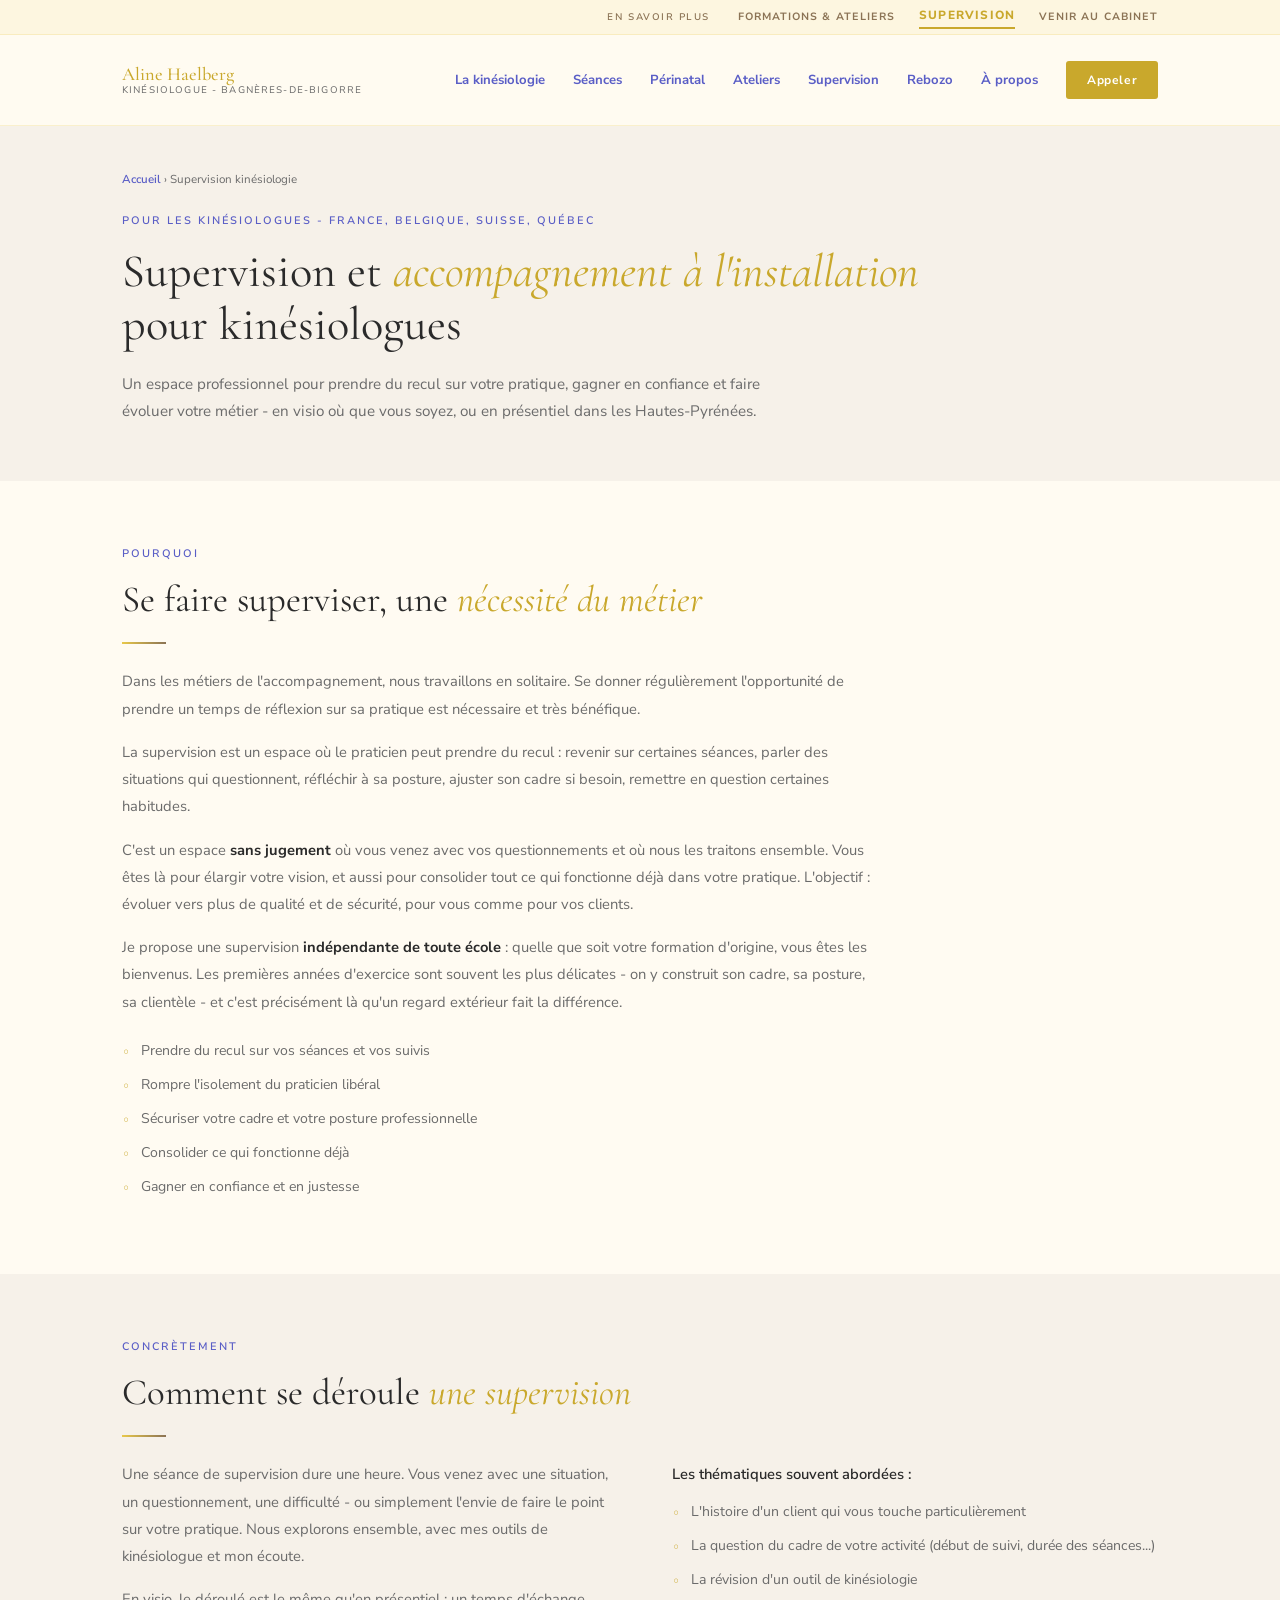
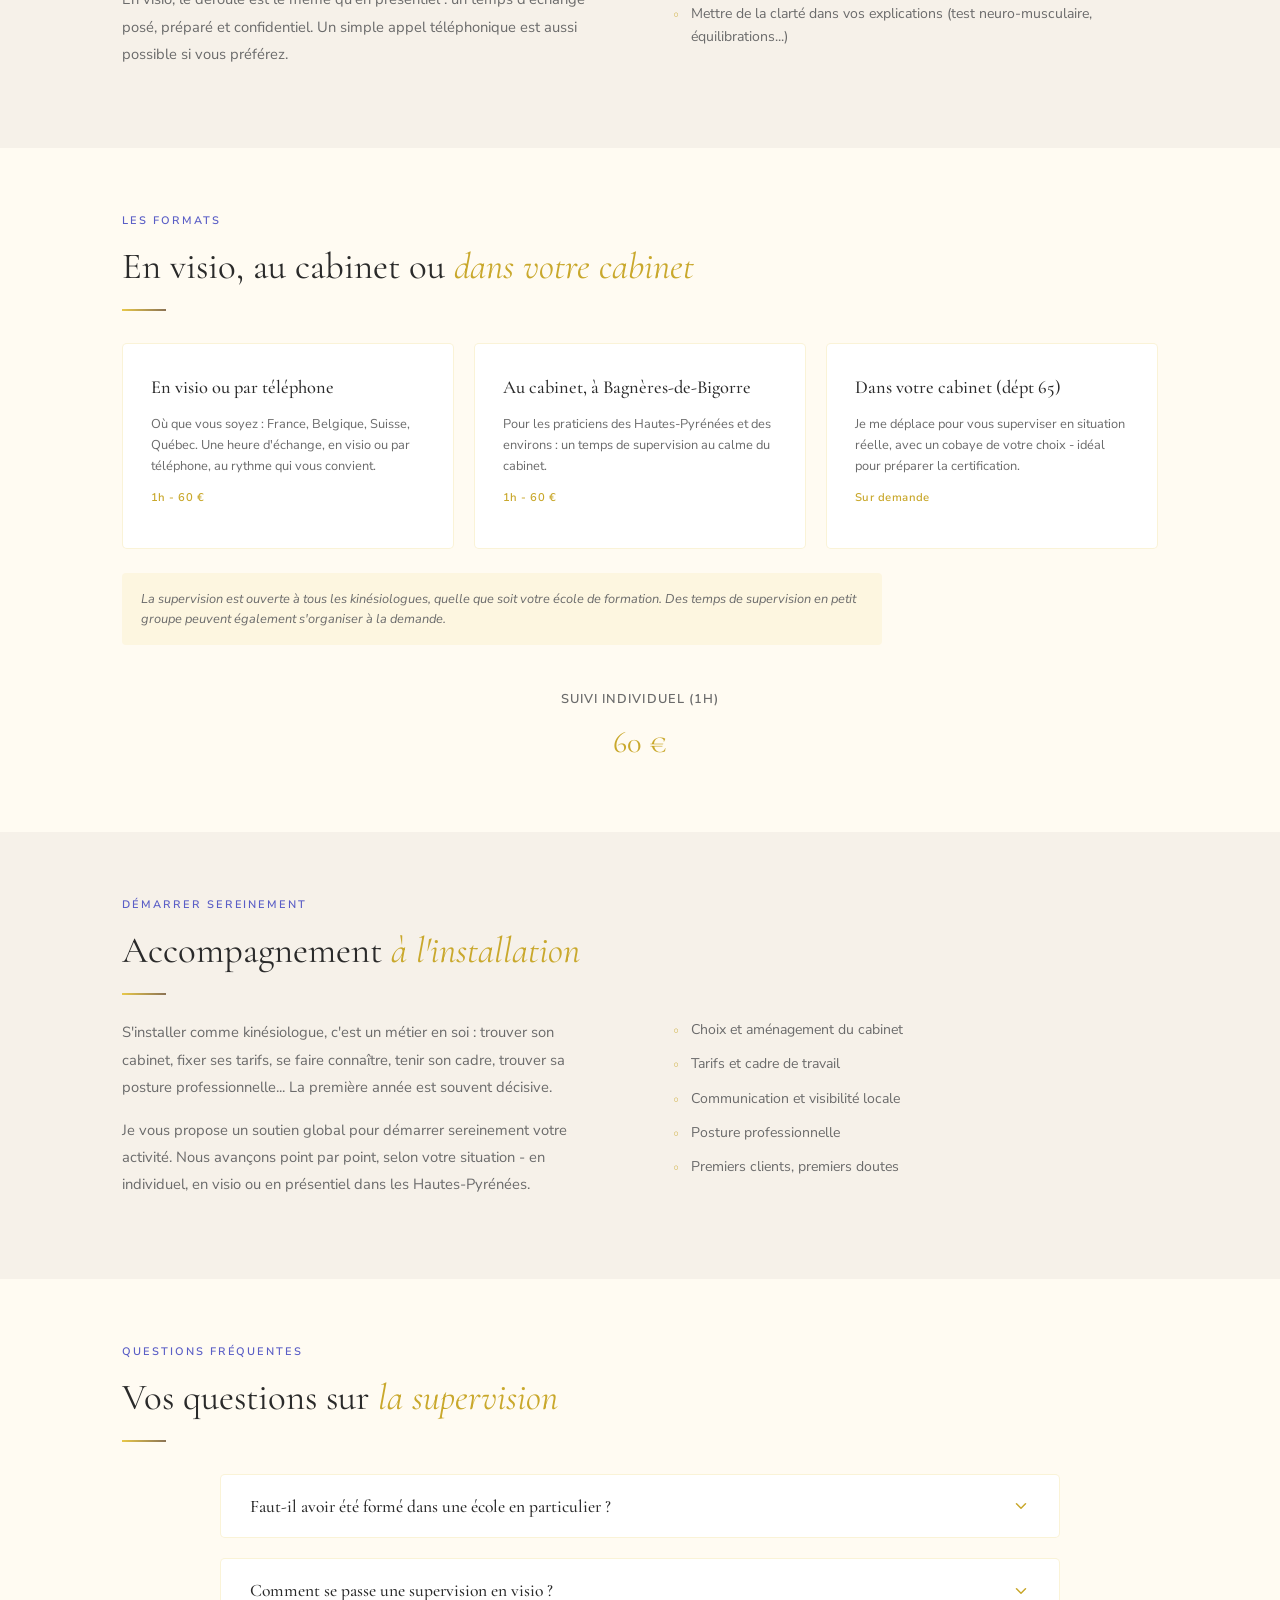
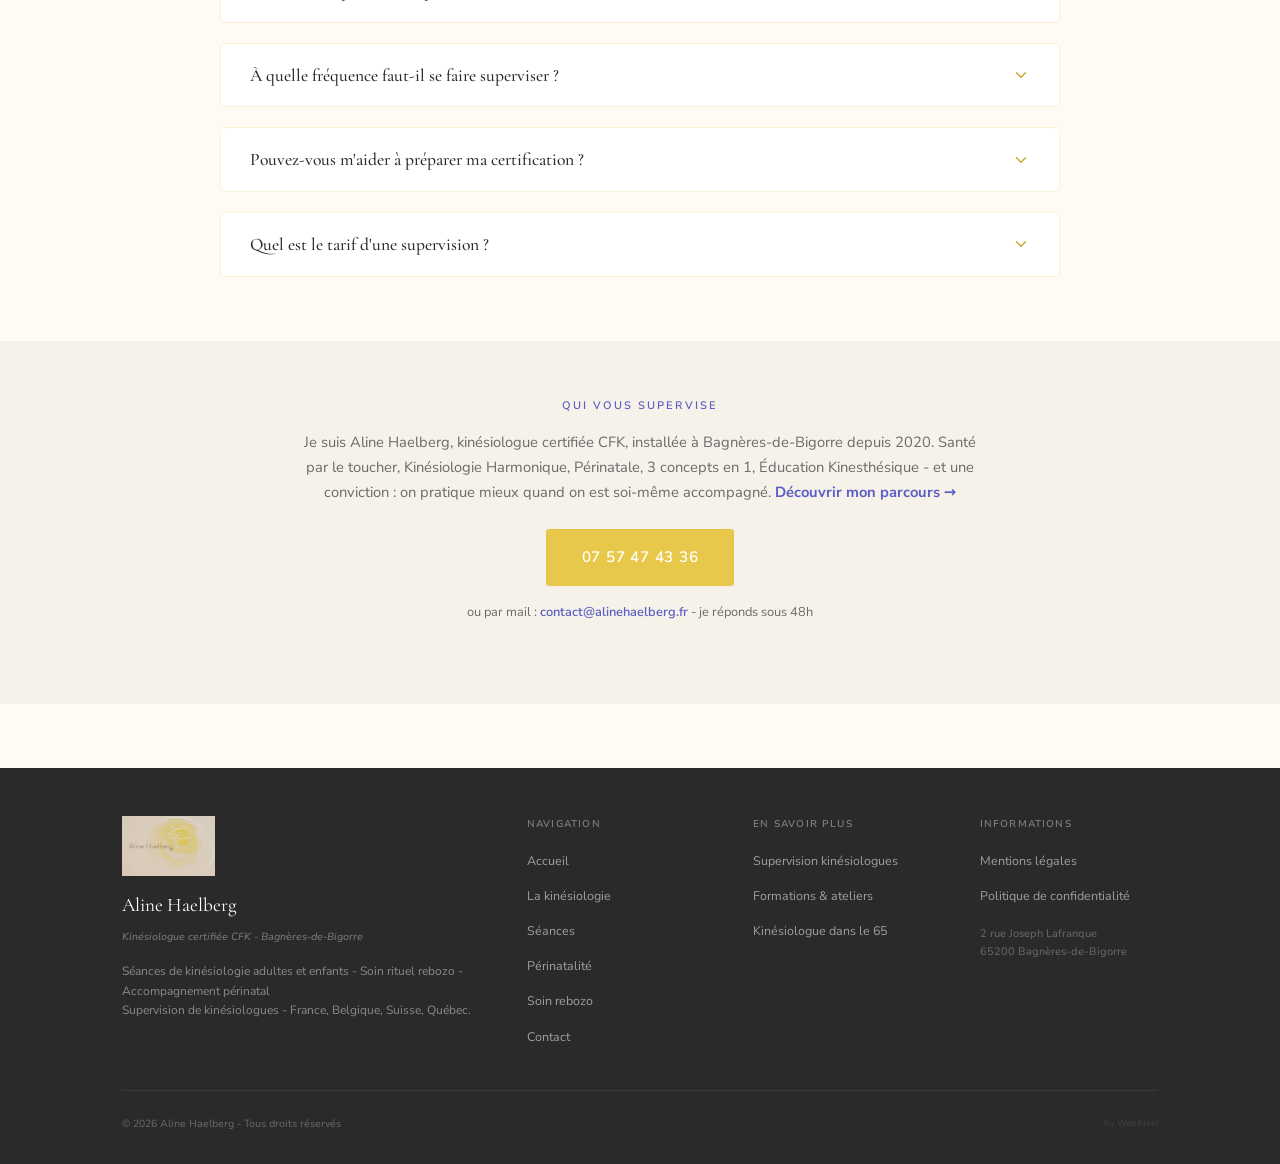
<file: supervision-kinesiologie.html>
<!DOCTYPE html>
<html lang="fr">
<head>
<meta charset="UTF-8">
<meta name="viewport" content="width=device-width, initial-scale=1.0">
<title>Supervision kinésiologie - en visio ou en présentiel | Aline Haelberg</title>
<meta name="description" content="Supervision pour kinésiologues en visio - France, Belgique, Suisse, Québec - ou en présentiel (65). Accompagnement à l'installation. 60 € l'heure.">
<link rel="icon" type="image/x-icon" href="favicon.ico" sizes="any">
<link rel="icon" type="image/png" sizes="48x48" href="favicon.png">
<link rel="icon" type="image/png" sizes="32x32" href="favicon-32.png">
<link rel="icon" type="image/png" sizes="16x16" href="favicon-16.png">
<link rel="apple-touch-icon" sizes="180x180" href="apple-touch-icon.png">
<link rel="manifest" href="/manifest.json">
<link rel="canonical" href="https://alinehaelberg.fr/supervision-kinesiologie.html">
<meta name="robots" content="index,follow">
<meta name="geo.region" content="FR-65">
<meta name="geo.placename" content="Bagnères-de-Bigorre, Hautes-Pyrénées">
<meta name="geo.position" content="43.0679;0.1563">
<meta name="ICBM" content="43.0679, 0.1563">
<meta property="og:type" content="website">
<meta property="og:title" content="Supervision kinésiologie - en visio ou en présentiel | Aline Haelberg">
<meta property="og:description" content="Supervision individuelle pour kinésiologues - France, Belgique, Suisse, Québec en visio, Hautes-Pyrénées en présentiel. Accompagnement à l'installation.">
<meta property="og:url" content="https://alinehaelberg.fr/supervision-kinesiologie.html">
<meta property="og:image" content="https://alinehaelberg.fr/imageshero-logo.webp">
<meta property="og:image:alt" content="Logo Aline Haelberg kinésiologue - mains aquarelle sur fond doré">
<meta property="og:locale" content="fr_FR">
<meta property="og:site_name" content="Aline Haelberg - Kinésiologue">
<meta name="twitter:card" content="summary_large_image">
<meta name="twitter:title" content="Supervision kinésiologie - en visio ou en présentiel | Aline Haelberg">
<meta name="twitter:description" content="Supervision individuelle pour kinésiologues, en visio ou en présentiel. Accompagnement à l'installation.">
<meta name="twitter:image" content="https://alinehaelberg.fr/imageshero-logo.webp">
<link rel="preconnect" href="https://fonts.googleapis.com">
<link rel="preconnect" href="https://fonts.gstatic.com" crossorigin>
<link href="https://fonts.googleapis.com/css2?family=Cormorant+Garamond:ital,wght@0,300;0,400;0,500;0,600;0,700;1,300;1,400&family=Nunito+Sans:wght@300;400;500;600;700;800&display=swap" rel="stylesheet">
<link rel="stylesheet" href="pages.css">
<script type="application/ld+json">
{
  "@context": "https://schema.org",
  "@type": "Service",
  "name": "Supervision kinésiologie",
  "serviceType": "Supervision professionnelle pour kinésiologues",
  "description": "Supervision individuelle pour kinésiologues, en visio (France, Belgique, Suisse, Québec) ou en présentiel dans les Hautes-Pyrénées. Accompagnement à l'installation des jeunes praticiens.",
  "url": "https://alinehaelberg.fr/supervision-kinesiologie.html",
  "provider": {
    "@type": "HealthAndBeautyBusiness",
    "name": "Aline Haelberg - Kinésiologue",
    "url": "https://alinehaelberg.fr/",
    "telephone": "+33757474336",
    "address": {
      "@type": "PostalAddress",
      "streetAddress": "2 rue Joseph Lafranque",
      "addressLocality": "Bagnères-de-Bigorre",
      "postalCode": "65200",
      "addressCountry": "FR"
    }
  },
  "areaServed": [
    {"@type": "Country", "name": "France"},
    {"@type": "Country", "name": "Belgique"},
    {"@type": "Country", "name": "Suisse"},
    {"@type": "AdministrativeArea", "name": "Québec"}
  ],
  "offers": {
    "@type": "Offer",
    "price": "60",
    "priceCurrency": "EUR",
    "description": "Supervision individuelle - 1 heure, en visio ou en présentiel"
  }
}
</script>
<script type="application/ld+json">
{
  "@context": "https://schema.org",
  "@type": "FAQPage",
  "mainEntity": [
    {
      "@type": "Question",
      "name": "Faut-il avoir été formé dans une école en particulier ?",
      "acceptedAnswer": {"@type": "Answer", "text": "Non. La supervision proposée est indépendante de toute école : quel que soit votre cursus de formation, vous êtes les bienvenus. Ce qui compte, c'est votre pratique et vos questionnements."}
    },
    {
      "@type": "Question",
      "name": "Comment se passe une supervision en visio ?",
      "acceptedAnswer": {"@type": "Answer", "text": "Exactement comme en présentiel : une heure d'échange posé et confidentiel autour de votre pratique. Il vous faut simplement un endroit calme et une connexion correcte. Un appel téléphonique est aussi possible."}
    },
    {
      "@type": "Question",
      "name": "À quelle fréquence faut-il se faire superviser ?",
      "acceptedAnswer": {"@type": "Answer", "text": "Il n'y a pas de règle : certains praticiens viennent ponctuellement avec une situation précise, d'autres préfèrent un rythme régulier, notamment dans les premières années d'exercice."}
    },
    {
      "@type": "Question",
      "name": "Pouvez-vous m'aider à préparer ma certification ?",
      "acceptedAnswer": {"@type": "Answer", "text": "Oui. Dans les Hautes-Pyrénées, je me déplace dans votre cabinet pour vous superviser en situation réelle, avec un cobaye de votre choix - une excellente préparation à la certification."}
    },
    {
      "@type": "Question",
      "name": "Quel est le tarif d'une supervision ?",
      "acceptedAnswer": {"@type": "Answer", "text": "60 € l'heure en suivi individuel, en visio comme en présentiel. Pour un déplacement dans votre cabinet ou un petit groupe, contactez-moi pour en parler."}
    }
  ]
}
</script>
<script type="application/ld+json">
{
  "@context": "https://schema.org",
  "@type": "BreadcrumbList",
  "itemListElement": [
    {"@type": "ListItem", "position": 1, "name": "Accueil", "item": "https://alinehaelberg.fr/"},
    {"@type": "ListItem", "position": 2, "name": "Supervision kinésiologie", "item": "https://alinehaelberg.fr/supervision-kinesiologie.html"}
  ]
}
</script>
</head>
<body>

<header class="nav">
  <div class="topbar">
    <div class="wrap topbar-in">
      <span class="topbar-lbl">En savoir plus</span>
      <a href="formations.html">Formations &amp; ateliers</a>
      <a href="supervision-kinesiologie.html" class="active">Supervision</a>
      <a href="kinesiologue-hautes-pyrenees.html">Venir au cabinet</a>
    </div>
  </div>
  <div class="wrap nav-in">
    <a href="index.html" style="display:flex;flex-direction:column;line-height:1">
      <span class="logo-name">Aline Haelberg</span>
      <span class="logo-sub">Kinésiologue - Bagnères-de-Bigorre</span>
    </a>
    <ul class="nav-links">
      <li><a href="index.html#kinesiologie">La kinésiologie</a></li>
      <li><a href="index.html#seances">Séances</a></li>
      <li><a href="index.html#perinatal">Périnatal</a></li>
      <li><a href="index.html#ateliers">Ateliers</a></li>
      <li><a href="index.html#supervision">Supervision</a></li>
      <li><a href="index.html#rebozo">Rebozo</a></li>
      <li><a href="index.html#apropos">À propos</a></li>
      <li><a href="tel:+33757474336" class="btn nav-cta">Appeler</a></li>
    </ul>
    <button class="burger" onclick="document.querySelector('.mobile-menu').classList.toggle('open')" aria-label="Menu">
      <span></span><span></span><span></span>
    </button>
  </div>
</header>
<nav class="mobile-menu">
  <a href="index.html#kinesiologie">La kinésiologie</a>
  <a href="index.html#seances">Séances</a>
  <a href="index.html#perinatal">Périnatal</a>
  <a href="index.html#ateliers">Ateliers</a>
  <a href="index.html#supervision">Supervision</a>
  <a href="index.html#rebozo">Rebozo</a>
  <a href="index.html#apropos">À propos</a>
  <span class="mm-lbl">En savoir plus</span>
  <a href="formations.html">Formations &amp; ateliers</a>
  <a href="supervision-kinesiologie.html" style="color:var(--deep);font-weight:700">Supervision de kinésiologues</a>
  <a href="kinesiologue-hautes-pyrenees.html">Venir au cabinet</a>
  <a href="tel:+33757474336" class="btn btn-p" style="text-align:center">Appeler pour RDV</a>
</nav>

<section class="page-hero">
  <div class="wrap">
    <div class="crumb r"><a href="index.html">Accueil</a> &rsaquo; Supervision kinésiologie</div>
    <span class="lbl r">Pour les kinésiologues - France, Belgique, Suisse, Québec</span>
    <h1 class="r">Supervision et <em>accompagnement à l'installation</em> pour kinésiologues</h1>
    <p class="intro r">Un espace professionnel pour prendre du recul sur votre pratique, gagner en confiance et faire évoluer votre métier - en visio où que vous soyez, ou en présentiel dans les Hautes-Pyrénées.</p>
  </div>
</section>

<section class="sec">
  <div class="wrap">
    <span class="lbl r">Pourquoi</span>
    <h2 class="h2 r">Se faire superviser, une <em>nécessité du métier</em></h2>
    <div class="animated-line r"></div>
    <p class="ptxt r">Dans les métiers de l'accompagnement, nous travaillons en solitaire. Se donner régulièrement l'opportunité de prendre un temps de réflexion sur sa pratique est nécessaire et très bénéfique.</p>
    <p class="ptxt r">La supervision est un espace où le praticien peut prendre du recul : revenir sur certaines séances, parler des situations qui questionnent, réfléchir à sa posture, ajuster son cadre si besoin, remettre en question certaines habitudes.</p>
    <p class="ptxt r">C'est un espace <strong>sans jugement</strong> où vous venez avec vos questionnements et où nous les traitons ensemble. Vous êtes là pour élargir votre vision, et aussi pour consolider tout ce qui fonctionne déjà dans votre pratique. L'objectif : évoluer vers plus de qualité et de sécurité, pour vous comme pour vos clients.</p>
    <p class="ptxt r">Je propose une supervision <strong>indépendante de toute école</strong> : quelle que soit votre formation d'origine, vous êtes les bienvenus. Les premières années d'exercice sont souvent les plus délicates - on y construit son cadre, sa posture, sa clientèle - et c'est précisément là qu'un regard extérieur fait la différence.</p>
    <ul class="blist r" style="margin-top:1.5rem">
      <li>Prendre du recul sur vos séances et vos suivis</li>
      <li>Rompre l'isolement du praticien libéral</li>
      <li>Sécuriser votre cadre et votre posture professionnelle</li>
      <li>Consolider ce qui fonctionne déjà</li>
      <li>Gagner en confiance et en justesse</li>
    </ul>
  </div>
</section>

<section class="sec sec-alt">
  <div class="wrap">
    <span class="lbl r">Concrètement</span>
    <h2 class="h2 r">Comment se déroule <em>une supervision</em></h2>
    <div class="animated-line r"></div>
    <div class="two-col">
      <div>
        <p class="ptxt r">Une séance de supervision dure une heure. Vous venez avec une situation, un questionnement, une difficulté - ou simplement l'envie de faire le point sur votre pratique. Nous explorons ensemble, avec mes outils de kinésiologue et mon écoute.</p>
        <p class="ptxt r">En visio, le déroulé est le même qu'en présentiel : un temps d'échange posé, préparé et confidentiel. Un simple appel téléphonique est aussi possible si vous préférez.</p>
      </div>
      <div>
        <p class="ptxt r" style="font-weight:600;color:var(--ink);margin-bottom:.75rem">Les thématiques souvent abordées :</p>
        <ul class="blist r">
          <li>L'histoire d'un client qui vous touche particulièrement</li>
          <li>La question du cadre de votre activité (début de suivi, durée des séances...)</li>
          <li>La révision d'un outil de kinésiologie</li>
          <li>Mettre de la clarté dans vos explications (test neuro-musculaire, équilibrations...)</li>
        </ul>
      </div>
    </div>
  </div>
</section>

<section class="sec">
  <div class="wrap">
    <span class="lbl r">Les formats</span>
    <h2 class="h2 r">En visio, au cabinet ou <em>dans votre cabinet</em></h2>
    <div class="animated-line r"></div>
    <div class="gcards">
      <div class="gcard r">
        <h3>En visio ou par téléphone</h3>
        <p>Où que vous soyez : France, Belgique, Suisse, Québec. Une heure d'échange, en visio ou par téléphone, au rythme qui vous convient.</p>
        <p class="det">1h - 60 &euro;</p>
      </div>
      <div class="gcard r d1">
        <h3>Au cabinet, à Bagnères-de-Bigorre</h3>
        <p>Pour les praticiens des Hautes-Pyrénées et des environs : un temps de supervision au calme du cabinet.</p>
        <p class="det">1h - 60 &euro;</p>
      </div>
      <div class="gcard r d2">
        <h3>Dans votre cabinet (dépt 65)</h3>
        <p>Je me déplace pour vous superviser en situation réelle, avec un cobaye de votre choix - idéal pour préparer la certification.</p>
        <p class="det">Sur demande</p>
      </div>
    </div>
    <p class="note-box r">La supervision est ouverte à tous les kinésiologues, quelle que soit votre école de formation. Des temps de supervision en petit groupe peuvent également s'organiser à la demande.</p>
    <div class="tarif-line r">
      <span class="tl-lbl">Suivi individuel (1h)</span>
      <div class="tl-price">60 &euro;</div>
    </div>
  </div>
</section>

<section class="sec sec-alt">
  <div class="wrap">
    <span class="lbl r">Démarrer sereinement</span>
    <h2 class="h2 r">Accompagnement <em>à l'installation</em></h2>
    <div class="animated-line r"></div>
    <div class="two-col">
      <div>
        <p class="ptxt r">S'installer comme kinésiologue, c'est un métier en soi : trouver son cabinet, fixer ses tarifs, se faire connaître, tenir son cadre, trouver sa posture professionnelle... La première année est souvent décisive.</p>
        <p class="ptxt r">Je vous propose un soutien global pour démarrer sereinement votre activité. Nous avançons point par point, selon votre situation - en individuel, en visio ou en présentiel dans les Hautes-Pyrénées.</p>
      </div>
      <div>
        <ul class="blist r">
          <li>Choix et aménagement du cabinet</li>
          <li>Tarifs et cadre de travail</li>
          <li>Communication et visibilité locale</li>
          <li>Posture professionnelle</li>
          <li>Premiers clients, premiers doutes</li>
        </ul>
      </div>
    </div>
  </div>
</section>

<section class="sec">
  <div class="wrap">
    <span class="lbl r">Questions fréquentes</span>
    <h2 class="h2 r">Vos questions sur <em>la supervision</em></h2>
    <div class="animated-line r"></div>
    <div class="acc-list">
      <div class="acc-item r">
        <button class="acc-head" type="button" aria-expanded="false">
          <span class="acc-title">Faut-il avoir été formé dans une école en particulier ?</span>
          <span class="acc-chevron" aria-hidden="true"><svg width="18" height="18" viewBox="0 0 24 24" fill="none" stroke="#C9A82C" stroke-width="2" stroke-linecap="round" stroke-linejoin="round"><polyline points="6 9 12 15 18 9"/></svg></span>
        </button>
        <div class="acc-body"><div class="acc-body-inner">
          <p>Non. La supervision que je propose est indépendante de toute école : quel que soit votre cursus de formation, vous êtes les bienvenus. Ce qui compte, c'est votre pratique et vos questionnements.</p>
        </div></div>
      </div>
      <div class="acc-item r">
        <button class="acc-head" type="button" aria-expanded="false">
          <span class="acc-title">Comment se passe une supervision en visio ?</span>
          <span class="acc-chevron" aria-hidden="true"><svg width="18" height="18" viewBox="0 0 24 24" fill="none" stroke="#C9A82C" stroke-width="2" stroke-linecap="round" stroke-linejoin="round"><polyline points="6 9 12 15 18 9"/></svg></span>
        </button>
        <div class="acc-body"><div class="acc-body-inner">
          <p>Exactement comme en présentiel : une heure d'échange posé et confidentiel autour de votre pratique. Il vous faut simplement un endroit calme et une connexion correcte. Un appel téléphonique est aussi possible si vous préférez.</p>
        </div></div>
      </div>
      <div class="acc-item r">
        <button class="acc-head" type="button" aria-expanded="false">
          <span class="acc-title">À quelle fréquence faut-il se faire superviser ?</span>
          <span class="acc-chevron" aria-hidden="true"><svg width="18" height="18" viewBox="0 0 24 24" fill="none" stroke="#C9A82C" stroke-width="2" stroke-linecap="round" stroke-linejoin="round"><polyline points="6 9 12 15 18 9"/></svg></span>
        </button>
        <div class="acc-body"><div class="acc-body-inner">
          <p>Il n'y a pas de règle : certains praticiens viennent ponctuellement avec une situation précise, d'autres préfèrent un rythme régulier - notamment dans les premières années d'exercice, où un rendez-vous mensuel ou trimestriel fait une vraie différence.</p>
        </div></div>
      </div>
      <div class="acc-item r">
        <button class="acc-head" type="button" aria-expanded="false">
          <span class="acc-title">Pouvez-vous m'aider à préparer ma certification ?</span>
          <span class="acc-chevron" aria-hidden="true"><svg width="18" height="18" viewBox="0 0 24 24" fill="none" stroke="#C9A82C" stroke-width="2" stroke-linecap="round" stroke-linejoin="round"><polyline points="6 9 12 15 18 9"/></svg></span>
        </button>
        <div class="acc-body"><div class="acc-body-inner">
          <p>Oui. Dans les Hautes-Pyrénées, je me déplace dans votre cabinet pour vous superviser en situation réelle, avec un cobaye de votre choix - une excellente préparation à la certification.</p>
        </div></div>
      </div>
      <div class="acc-item r">
        <button class="acc-head" type="button" aria-expanded="false">
          <span class="acc-title">Quel est le tarif d'une supervision ?</span>
          <span class="acc-chevron" aria-hidden="true"><svg width="18" height="18" viewBox="0 0 24 24" fill="none" stroke="#C9A82C" stroke-width="2" stroke-linecap="round" stroke-linejoin="round"><polyline points="6 9 12 15 18 9"/></svg></span>
        </button>
        <div class="acc-body"><div class="acc-body-inner">
          <p>60 &euro; l'heure en suivi individuel, en visio comme en présentiel. Pour un déplacement dans votre cabinet ou un petit groupe, contactez-moi pour en parler.</p>
        </div></div>
      </div>
    </div>
  </div>
</section>

<section class="cta-band">
  <div class="wrap">
    <span class="lbl r">Qui vous supervise</span>
    <p class="r" style="max-width:680px;margin:0 auto 1.5rem">Je suis Aline Haelberg, kinésiologue certifiée CFK, installée à Bagnères-de-Bigorre depuis 2020. Santé par le toucher, Kinésiologie Harmonique, Périnatale, 3 concepts en 1, Éducation Kinesthésique - et une conviction : on pratique mieux quand on est soi-même accompagné. <a href="index.html#apropos" style="color:var(--lav);font-weight:700">Découvrir mon parcours &rarr;</a></p>
    <a href="tel:+33757474336" class="btn btn-p r" style="font-size:.95rem;padding:1rem 2.2rem">07 57 47 43 36</a>
    <p class="r" style="margin-top:1rem;font-size:.8rem">ou par mail : <a href="mailto:contact@alinehaelberg.fr" style="color:var(--lav);font-weight:600">contact@alinehaelberg.fr</a> - je réponds sous 48h</p>
  </div>
</section>

<footer>
  <div class="wrap">
    <div class="foot-grid">
      <div>
        <img src="imageslogo.webp" alt="Logo Aline Haelberg" style="height:60px;width:auto;margin-bottom:.8rem;opacity:.85">
        <div class="f-name">Aline Haelberg</div>
        <div class="f-tag">Kinésiologue certifiée CFK - Bagnères-de-Bigorre</div>
        <p class="f-desc">Séances de kinésiologie adultes et enfants - Soin rituel rebozo - Accompagnement périnatal<br>Supervision de kinésiologues - France, Belgique, Suisse, Québec.</p>
      </div>
      <div class="fc"><h4>Navigation</h4><ul>
        <li><a href="index.html">Accueil</a></li>
        <li><a href="index.html#kinesiologie">La kinésiologie</a></li>
        <li><a href="index.html#seances">Séances</a></li>
        <li><a href="index.html#perinatal">Périnatalité</a></li>
        <li><a href="index.html#rebozo">Soin rebozo</a></li>
        <li><a href="index.html#contact">Contact</a></li>
      </ul></div>
      <div class="fc"><h4>En savoir plus</h4><ul>
        <li><a href="supervision-kinesiologie.html">Supervision kinésiologues</a></li>
        <li><a href="formations.html">Formations &amp; ateliers</a></li>
        <li><a href="kinesiologue-hautes-pyrenees.html">Kinésiologue dans le 65</a></li>
      </ul></div>
      <div class="fc"><h4>Informations</h4><ul>
        <li><a href="index.html#mentions-legales">Mentions légales</a></li>
        <li><a href="index.html#politique-confidentialite">Politique de confidentialité</a></li>
      </ul>
      <p style="margin-top:1rem;font-size:.68rem;color:rgba(255,255,255,.3);line-height:1.65">2 rue Joseph Lafranque<br>65200 Bagnères-de-Bigorre</p>
      </div>
    </div>
    <div class="foot-btm">
      <span>&copy; 2026 Aline Haelberg - Tous droits réservés</span>
      <span style="font-size:.55rem;opacity:.35">by <a href="https://webklein.fr" style="color:inherit">WebKlein</a></span>
    </div>
  </div>
</footer>

<script>
const obs = new IntersectionObserver(es => {
  es.forEach(e => { if (e.isIntersecting) { e.target.classList.add('on'); obs.unobserve(e.target); } });
}, { threshold: .12, rootMargin: '0px 0px -40px 0px' });
document.querySelectorAll('.r, .animated-line').forEach(el => obs.observe(el));

document.querySelectorAll('.acc-head').forEach(function(btn){
  btn.addEventListener('click', function(){
    var it = btn.closest('.acc-item');
    var bd = it.querySelector('.acc-body');
    var op = it.classList.toggle('open');
    btn.setAttribute('aria-expanded', op);
    bd.style.maxHeight = op ? bd.scrollHeight + 'px' : null;
  });
});

const nav = document.querySelector('.nav');
window.addEventListener('scroll', () => {
  nav.style.boxShadow = window.scrollY > 20 ? '0 2px 20px rgba(0,0,0,.08)' : 'none';
}, { passive: true });
</script>
</body>
</html>
</file>
<file: pages.css>
/* ============================================================
   pages.css — styles partagés des pages internes
   (supervision-kinesiologie, formations, kinesiologue-hautes-pyrenees)
   Repris du design d'index.html. L'accueil garde son CSS inline.
   ============================================================ */

:root{
  --cream:#FFFBF2; --cream-dk:#F6F1E9; --sage:#E8C84A; --deep:#C9A82C;
  --sage-pale:#FDF6E0; --earth:#8B7355; --earth-pale:#F7F0E4;
  --ink:#2A2A2A; --mid:#6B6B6B; --line:rgba(232,200,74,0.22); --lav:#5A5EC6;
  --serif:"Cormorant Garamond",Georgia,"Times New Roman",serif;
  --sans:"Nunito Sans","Segoe UI",system-ui,sans-serif;
}
*,*::before,*::after{box-sizing:border-box;margin:0;padding:0}
html{scroll-behavior:smooth;scroll-padding-top:130px}
body{font-family:var(--sans);background:var(--cream);color:var(--ink);line-height:1.7;font-size:16px;overflow-x:hidden}
img{display:block;max-width:100%}
a{text-decoration:none;color:inherit}
ul{list-style:none}

/* ---- HELPERS ---- */
.wrap{max-width:1100px;margin:0 auto;padding:0 2rem}
.lbl{font-family:var(--sans);font-size:.68rem;font-weight:600;letter-spacing:.18em;text-transform:uppercase;color:var(--lav);margin-bottom:.9rem;display:block}
.h2{font-family:var(--serif);font-size:clamp(1.7rem,3vw,2.3rem);font-weight:400;line-height:1.2;color:var(--ink)}
.h2 em{font-style:italic;color:var(--deep)}
.btn{display:inline-block;padding:.8rem 1.8rem;border-radius:3px;font-family:var(--sans);font-size:.8rem;font-weight:600;letter-spacing:.05em;transition:background .35s cubic-bezier(.4,0,.2,1),transform .35s cubic-bezier(.4,0,.2,1),box-shadow .35s cubic-bezier(.4,0,.2,1),color .35s cubic-bezier(.4,0,.2,1),border-color .35s cubic-bezier(.4,0,.2,1);cursor:pointer;border:none}
.btn-p{background:var(--sage);color:#fff}
.btn-p:hover{background:var(--deep);transform:translateY(-2px);box-shadow:0 8px 24px rgba(201,168,44,.25)}
.btn-o{border:1.5px solid var(--deep);color:var(--deep);background:transparent}
.btn-o:hover{background:var(--deep);color:#fff;transform:translateY(-2px)}

/* ---- NAV ---- */
.nav{position:fixed;top:0;left:0;right:0;z-index:100;background:rgba(255,251,242,.95);backdrop-filter:blur(10px);border-bottom:1px solid var(--line);display:flex;flex-direction:column;align-items:stretch}
.nav-in{display:flex;align-items:center;justify-content:space-between;width:100%;height:90px}
/* ---- TOPBAR (pages dediees) ---- */
.topbar{background:var(--sage-pale);border-bottom:1px solid var(--line)}
.topbar-in{display:flex;justify-content:flex-end;align-items:center;gap:1.5rem;height:34px}
.topbar-lbl{font-size:.6rem;font-weight:600;letter-spacing:.16em;text-transform:uppercase;color:var(--earth);margin-right:.25rem}
.topbar a{font-size:.66rem;font-weight:700;letter-spacing:.1em;text-transform:uppercase;color:var(--earth);transition:color .3s ease}
.topbar a:hover{color:var(--deep)}
.topbar a.active{color:var(--deep);font-size:.74rem;font-weight:800;border-bottom:2px solid var(--deep);padding-bottom:1px}
.logo-name{font-family:var(--serif);font-size:1.15rem;font-weight:500;color:var(--deep)}
.logo-sub{font-size:.6rem;font-weight:400;letter-spacing:.12em;text-transform:uppercase;color:var(--mid);margin-top:2px}
.nav-links{display:flex;align-items:center;gap:1.75rem}
.nav-links a{font-size:.82rem;font-weight:700;color:var(--lav);transition:color .35s cubic-bezier(.4,0,.2,1)}
.nav-links a:hover{color:#44489E}
.nav-links a.active{color:var(--deep)}
.nav-cta{background:var(--deep);color:#fff!important;padding:.55rem 1.3rem;border-radius:3px;font-size:.75rem!important}
.burger{display:none;flex-direction:column;gap:5px;cursor:pointer;padding:8px;background:none;border:none}
.burger span{width:22px;height:2px;background:var(--ink);transition:transform .3s ease,opacity .3s ease}
.mobile-menu{display:none;position:fixed;top:124px;left:0;right:0;background:rgba(255,251,242,.98);backdrop-filter:blur(10px);padding:1.5rem 2rem;border-bottom:1px solid var(--line);flex-direction:column;gap:1rem;z-index:99}
.mobile-menu.open{display:flex}
.mobile-menu a{font-size:.9rem;font-weight:500;color:var(--mid);padding:.5rem 0}
.mm-lbl{font-size:.6rem;font-weight:700;letter-spacing:.16em;text-transform:uppercase;color:var(--deep);margin-top:.5rem;border-top:1px solid var(--line);padding-top:1rem;display:block}

/* ---- EN-TETE DE PAGE ---- */
.page-hero{background:var(--cream-dk);padding:170px 0 56px;position:relative;overflow:hidden}
.page-hero::before{content:'';position:absolute;top:0;left:0;right:0;height:3px;background:linear-gradient(90deg,var(--deep),var(--sage),var(--deep))}
.page-hero h1{font-family:var(--serif);font-size:clamp(2rem,4vw,2.9rem);font-weight:400;line-height:1.15;color:var(--ink);max-width:820px}
.page-hero h1 em{font-style:italic;color:var(--deep)}
.page-hero .intro{font-size:.95rem;color:var(--mid);line-height:1.8;max-width:680px;margin-top:1.2rem}
.crumb{font-size:.72rem;color:var(--mid);margin-bottom:1.4rem}
.crumb a{color:var(--lav);font-weight:600}
.crumb a:hover{text-decoration:underline}

/* ---- SECTIONS ---- */
.sec{padding:4rem 0}
.sec-alt{background:var(--cream-dk)}
.ptxt{font-size:.92rem;color:var(--mid);line-height:1.85;margin-bottom:1rem;max-width:760px}
.ptxt strong{color:var(--ink)}
.two-col{display:grid;grid-template-columns:1fr 1fr;gap:4rem;align-items:start}
.blist li{display:flex;align-items:flex-start;gap:.65rem;font-size:.88rem;margin-bottom:.6rem;line-height:1.6;color:var(--mid)}
.blist li::before{content:'\25E6';color:var(--deep);flex-shrink:0;margin-top:2px}

/* ---- CARTES ---- */
.gcards{display:grid;grid-template-columns:repeat(3,1fr);gap:1.25rem;margin-top:2rem}
.gcards-2{grid-template-columns:repeat(2,1fr);max-width:760px}
.gcard{background:#fff;border:1px solid var(--line);border-radius:5px;padding:1.75rem;transition:transform .35s cubic-bezier(.4,0,.2,1),box-shadow .35s cubic-bezier(.4,0,.2,1)}
.gcard:hover{transform:translateY(-4px);box-shadow:0 12px 36px rgba(0,0,0,.07)}
.gcard h3{font-family:var(--serif);font-size:1.15rem;font-weight:500;margin-bottom:.65rem;color:var(--ink)}
.gcard p{font-size:.8rem;color:var(--mid);line-height:1.65;margin-bottom:.75rem}
.gcard .det{font-size:.7rem;color:var(--deep);font-weight:600;letter-spacing:.04em}

/* ---- ACCORDEON (FAQ / details) ---- */
.acc-list{max-width:840px;margin:2rem auto 0;display:flex;flex-direction:column;gap:1.25rem;text-align:left}
.acc-item{background:#fff;border:1px solid var(--line);border-radius:5px;overflow:hidden;transition:box-shadow .35s cubic-bezier(.4,0,.2,1)}
.acc-item:hover{box-shadow:0 12px 36px rgba(0,0,0,.06)}
.acc-head{width:100%;display:flex;align-items:center;justify-content:space-between;gap:1rem;background:none;border:0;cursor:pointer;text-align:left;padding:1.3rem 1.8rem;font-family:inherit}
.acc-title{display:block;font-family:var(--serif);font-size:1.1rem;font-weight:500;color:var(--ink)}
.acc-chevron{flex-shrink:0;display:flex;transition:transform .35s ease}
.acc-item.open .acc-chevron{transform:rotate(180deg)}
.acc-body{max-height:0;overflow:hidden;transition:max-height .45s cubic-bezier(.4,0,.2,1)}
.acc-body-inner{padding:0 1.8rem 1.5rem}
.acc-body-inner p{font-size:.85rem;color:var(--mid);line-height:1.75;margin-bottom:.7rem}

/* ---- TARIF / CTA ---- */
.tarif-line{text-align:center;max-width:480px;margin:2.5rem auto 0}
.tarif-line .tl-lbl{font-size:.8rem;font-weight:600;letter-spacing:.08em;text-transform:uppercase;color:var(--mid)}
.tarif-line .tl-price{font-family:var(--serif);font-size:1.9rem;color:var(--deep);margin-top:.25rem}
.cta-band{background:var(--cream-dk);padding:3.5rem 0;text-align:center}
.cta-band p{font-size:.92rem;color:var(--mid);margin-bottom:1.5rem}
.note-box{font-size:.8rem;color:var(--mid);font-style:italic;padding:1rem 1.2rem;background:var(--sage-pale);border-radius:4px;line-height:1.6;max-width:760px;margin-top:1.5rem}

/* ---- VILLES (page locale) ---- */
.ville-grid{display:grid;grid-template-columns:repeat(2,1fr);gap:1.25rem;margin-top:2rem}
.ville{background:#fff;border:1px solid var(--line);border-radius:5px;padding:1.5rem 1.75rem}
.ville h3{font-family:var(--serif);font-size:1.15rem;font-weight:500;color:var(--ink);margin-bottom:.3rem}
.ville .vtime{font-size:.72rem;color:var(--lav);font-weight:700;letter-spacing:.04em;text-transform:uppercase;margin-bottom:.6rem}
.ville p{font-size:.82rem;color:var(--mid);line-height:1.65}

/* ---- FOOTER ---- */
footer{background:var(--ink);color:rgba(255,255,255,.65);padding:3rem 0 2rem;margin-top:4rem}
.foot-grid{display:grid;grid-template-columns:2fr 1fr 1fr 1fr;gap:3rem;margin-bottom:2.5rem}
.f-name{font-family:var(--serif);font-size:1.2rem;color:#fff;margin-bottom:.4rem}
.f-tag{font-size:.65rem;color:rgba(255,255,255,.4);font-style:italic;margin-bottom:1rem}
.f-desc{font-size:.75rem;color:rgba(255,255,255,.45);line-height:1.65}
.fc h4{font-size:.62rem;font-weight:600;letter-spacing:.12em;text-transform:uppercase;color:rgba(255,255,255,.4);margin-bottom:.85rem}
.fc ul{display:flex;flex-direction:column;gap:.5rem}
.fc ul li a{font-size:.78rem;color:rgba(255,255,255,.55);transition:color .35s cubic-bezier(.4,0,.2,1)}
.fc ul li a:hover{color:#fff}
.foot-btm{border-top:1px solid rgba(255,255,255,.08);padding-top:1.5rem;display:flex;justify-content:space-between;align-items:center;font-size:.65rem;color:rgba(255,255,255,.3)}

/* ---- ANIMATIONS ---- */
.r{opacity:0;transform:translateY(20px);transition:opacity .6s ease,transform .6s ease}
.r.on{opacity:1;transform:none}
.d1{transition-delay:.1s}
.d2{transition-delay:.2s}
.animated-line{width:0;height:2px;background:linear-gradient(90deg,var(--sage),var(--earth));transition:width 1.2s cubic-bezier(.4,0,.2,1);margin:1.25rem 0 1.5rem}
.animated-line.on{width:44px}

/* ---- MOBILE ---- */
@media(max-width:900px){
  .nav-links{display:none}
  .burger{display:flex}
  .topbar-lbl{display:none}
  .topbar-in{justify-content:center;gap:1.1rem}
  .topbar a{font-size:.6rem;letter-spacing:.06em}
  .topbar a.active{font-size:.66rem}
  .page-hero{padding:150px 0 44px}
  .two-col,.gcards,.gcards-2,.ville-grid{grid-template-columns:1fr;gap:1.5rem}
  .acc-head{padding:1.1rem 1.25rem}
  .acc-body-inner{padding:0 1.25rem 1.3rem}
  .foot-grid{grid-template-columns:1fr;gap:2rem}
  .foot-btm{flex-direction:column;gap:.5rem;text-align:center}
}
</file>
